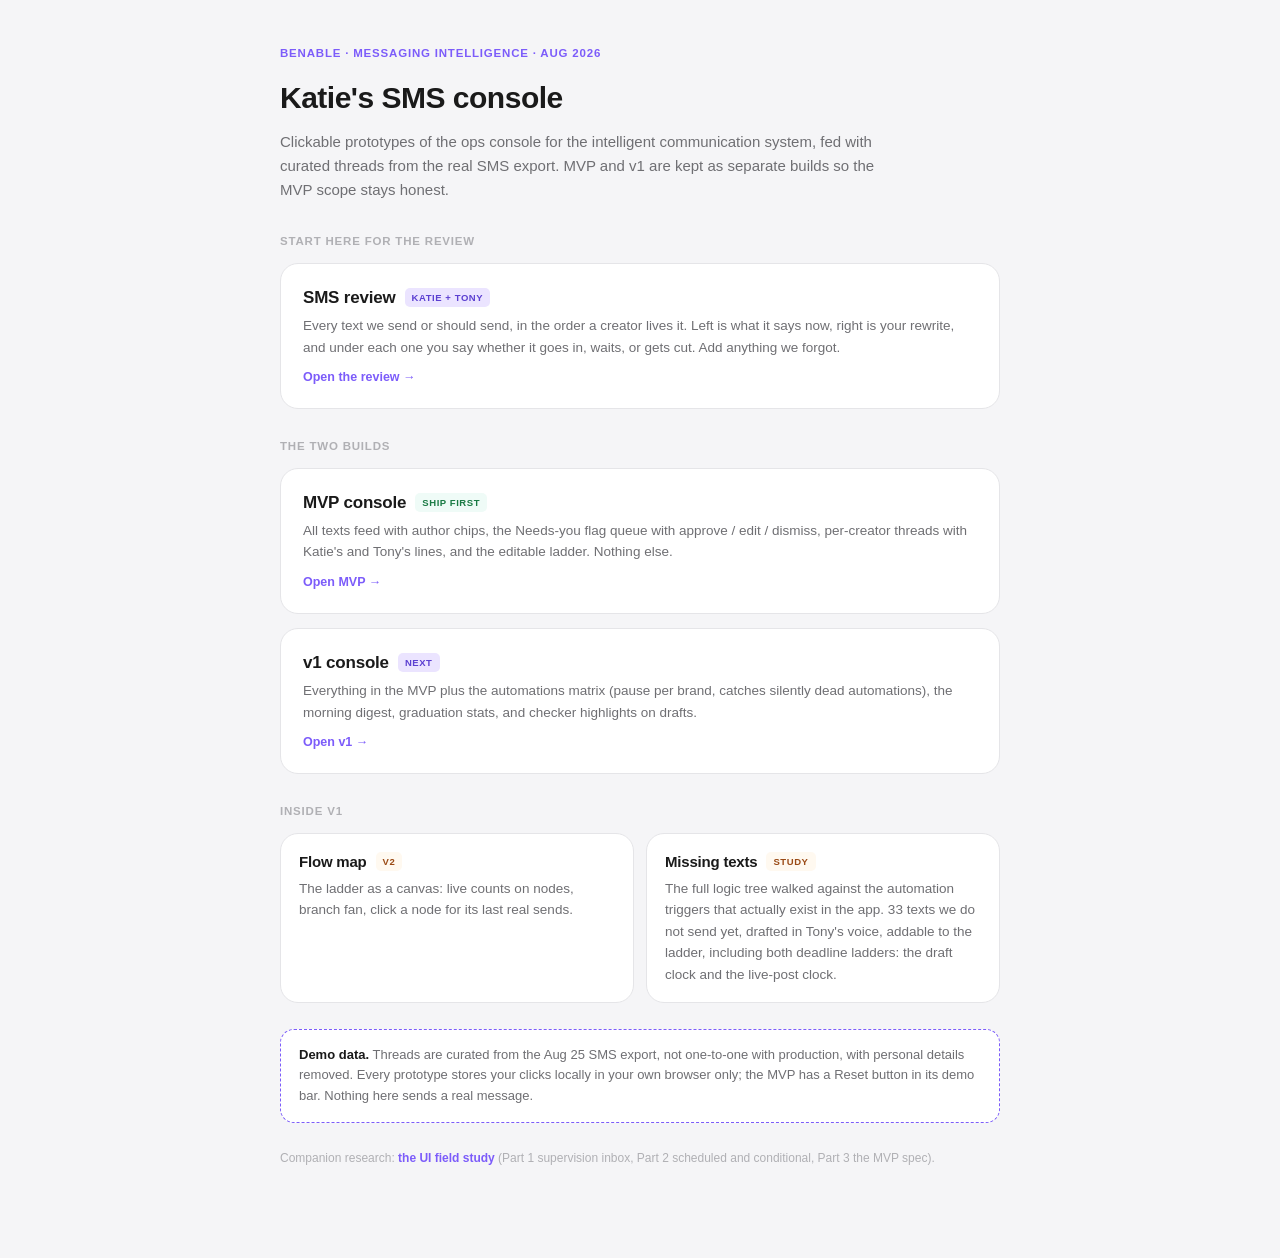
<file: index.html>
<!DOCTYPE html>
<html lang="en">
<head>
<meta charset="utf-8">
<meta name="viewport" content="width=device-width, initial-scale=1">
<meta name="robots" content="noindex">
<title>Katie's SMS console · prototypes</title>
<style>
* { box-sizing: border-box; margin: 0; padding: 0; }
:root {
  --accent: #7C5CFA; --accent-soft: #EBE4FF; --accent-bg: #F9F7FF;
  --ink: #1A1A1A; --ink-med: #6F6F73; --ink-subtle: #B0B0B4;
  --line: #E5E5E8; --card: #FFFFFF;
  --green: #2BAF87; --green-bg: #EFFBF7; --green-ink: #1a7a44;
  --amber-bg: #FFF9F0; --amber-ink: #9a4a15;
}
body { font: 15px/1.6 -apple-system, BlinkMacSystemFont, "Segoe UI", Inter, sans-serif; color: var(--ink); background: #F5F5F7; }
.wrap { max-width: 760px; margin: 0 auto; padding: 44px 20px 90px; }
.crumb { font-size: 11.5px; font-weight: 800; letter-spacing: .07em; text-transform: uppercase; color: var(--accent); margin-bottom: 12px; }
h1 { font-size: 30px; font-weight: 800; letter-spacing: -.5px; margin-bottom: 8px; }
.sub { color: var(--ink-med); font-size: 15px; max-width: 620px; margin-bottom: 30px; }
.card { display: block; background: var(--card); border: 1px solid var(--line); border-radius: 18px; padding: 20px 22px; margin-bottom: 14px; text-decoration: none; color: inherit; transition: transform .14s ease, box-shadow .14s ease, border-color .14s ease; }
.card:hover { transform: translateY(-2px); box-shadow: 0 12px 30px rgba(26,26,26,.09); border-color: var(--accent); }
.card h2 { font-size: 17px; font-weight: 800; letter-spacing: -.2px; display: flex; align-items: center; gap: 9px; margin-bottom: 4px; }
.tag { font-size: 9.5px; font-weight: 800; text-transform: uppercase; letter-spacing: .06em; border-radius: 5px; padding: 2px 7px; }
.tag.mvp { background: var(--green-bg); color: var(--green-ink); }
.tag.v1 { background: var(--accent-soft); color: #5B3FD1; }
.tag.study { background: var(--amber-bg); color: var(--amber-ink); }
.card p { font-size: 13.5px; color: var(--ink-med); }
.card .go { font-size: 12.5px; font-weight: 800; color: var(--accent); margin-top: 9px; display: inline-block; }
.sect { font-size: 11.5px; font-weight: 800; letter-spacing: .07em; text-transform: uppercase; color: var(--ink-subtle); margin: 28px 0 12px; }
.sub-cards { display: grid; grid-template-columns: repeat(auto-fit, minmax(220px, 1fr)); gap: 12px; }
.sub-cards .card { margin-bottom: 0; padding: 16px 18px; }
.sub-cards h2 { font-size: 15px; }
.note { background: #fff; border: 1.5px dashed var(--accent); border-radius: 14px; padding: 15px 18px; font-size: 13px; color: var(--ink-med); margin-top: 26px; line-height: 1.6; }
.note b { color: var(--ink); }
.foot { font-size: 12px; color: var(--ink-subtle); margin-top: 26px; }
.foot a { color: var(--accent); text-decoration: none; font-weight: 700; }
</style>
</head>
<body>
<div class="wrap">
  <div class="crumb">Benable · messaging intelligence · Aug 2026</div>
  <h1>Katie's SMS console</h1>
  <p class="sub">Clickable prototypes of the ops console for the intelligent communication system, fed with curated threads from the real SMS export. MVP and v1 are kept as separate builds so the MVP scope stays honest.</p>

  <div class="sect">Start here for the review</div>
  <a class="card" href="v1/review.html">
    <h2>SMS review <span class="tag v1">Katie + Tony</span></h2>
    <p>Every text we send or should send, in the order a creator lives it. Left is what it says now, right is your rewrite, and under each one you say whether it goes in, waits, or gets cut. Add anything we forgot.</p>
    <span class="go">Open the review →</span>
  </a>

  <div class="sect">The two builds</div>
  <a class="card" href="mvp/">
    <h2>MVP console <span class="tag mvp">ship first</span></h2>
    <p>All texts feed with author chips, the Needs-you flag queue with approve / edit / dismiss, per-creator threads with Katie's and Tony's lines, and the editable ladder. Nothing else.</p>
    <span class="go">Open MVP →</span>
  </a>
  <a class="card" href="v1/">
    <h2>v1 console <span class="tag v1">next</span></h2>
    <p>Everything in the MVP plus the automations matrix (pause per brand, catches silently dead automations), the morning digest, graduation stats, and checker highlights on drafts.</p>
    <span class="go">Open v1 →</span>
  </a>

  <div class="sect">Inside v1</div>
  <div class="sub-cards">
    <a class="card" href="v1/map.html">
      <h2>Flow map <span class="tag study">v2</span></h2>
      <p>The ladder as a canvas: live counts on nodes, branch fan, click a node for its last real sends.</p>
    </a>
    <a class="card" href="v1/missing.html">
      <h2>Missing texts <span class="tag study">study</span></h2>
      <p>The full logic tree walked against the automation triggers that actually exist in the app. 33 texts we do not send yet, drafted in Tony's voice, addable to the ladder, including both deadline ladders: the draft clock and the live-post clock.</p>
    </a>
  </div>

  <div class="note">
    <b>Demo data.</b> Threads are curated from the Aug 25 SMS export, not one-to-one with production, with personal details removed. Every prototype stores your clicks locally in your own browser only; the MVP has a Reset button in its demo bar. Nothing here sends a real message.
  </div>

  <p class="foot">Companion research: <a href="https://juliabenable.github.io/katie-command-center-ui-study-1/">the UI field study</a> (Part 1 supervision inbox, Part 2 scheduled and conditional, Part 3 the MVP spec).</p>
</div>
</body>
</html>
</file>
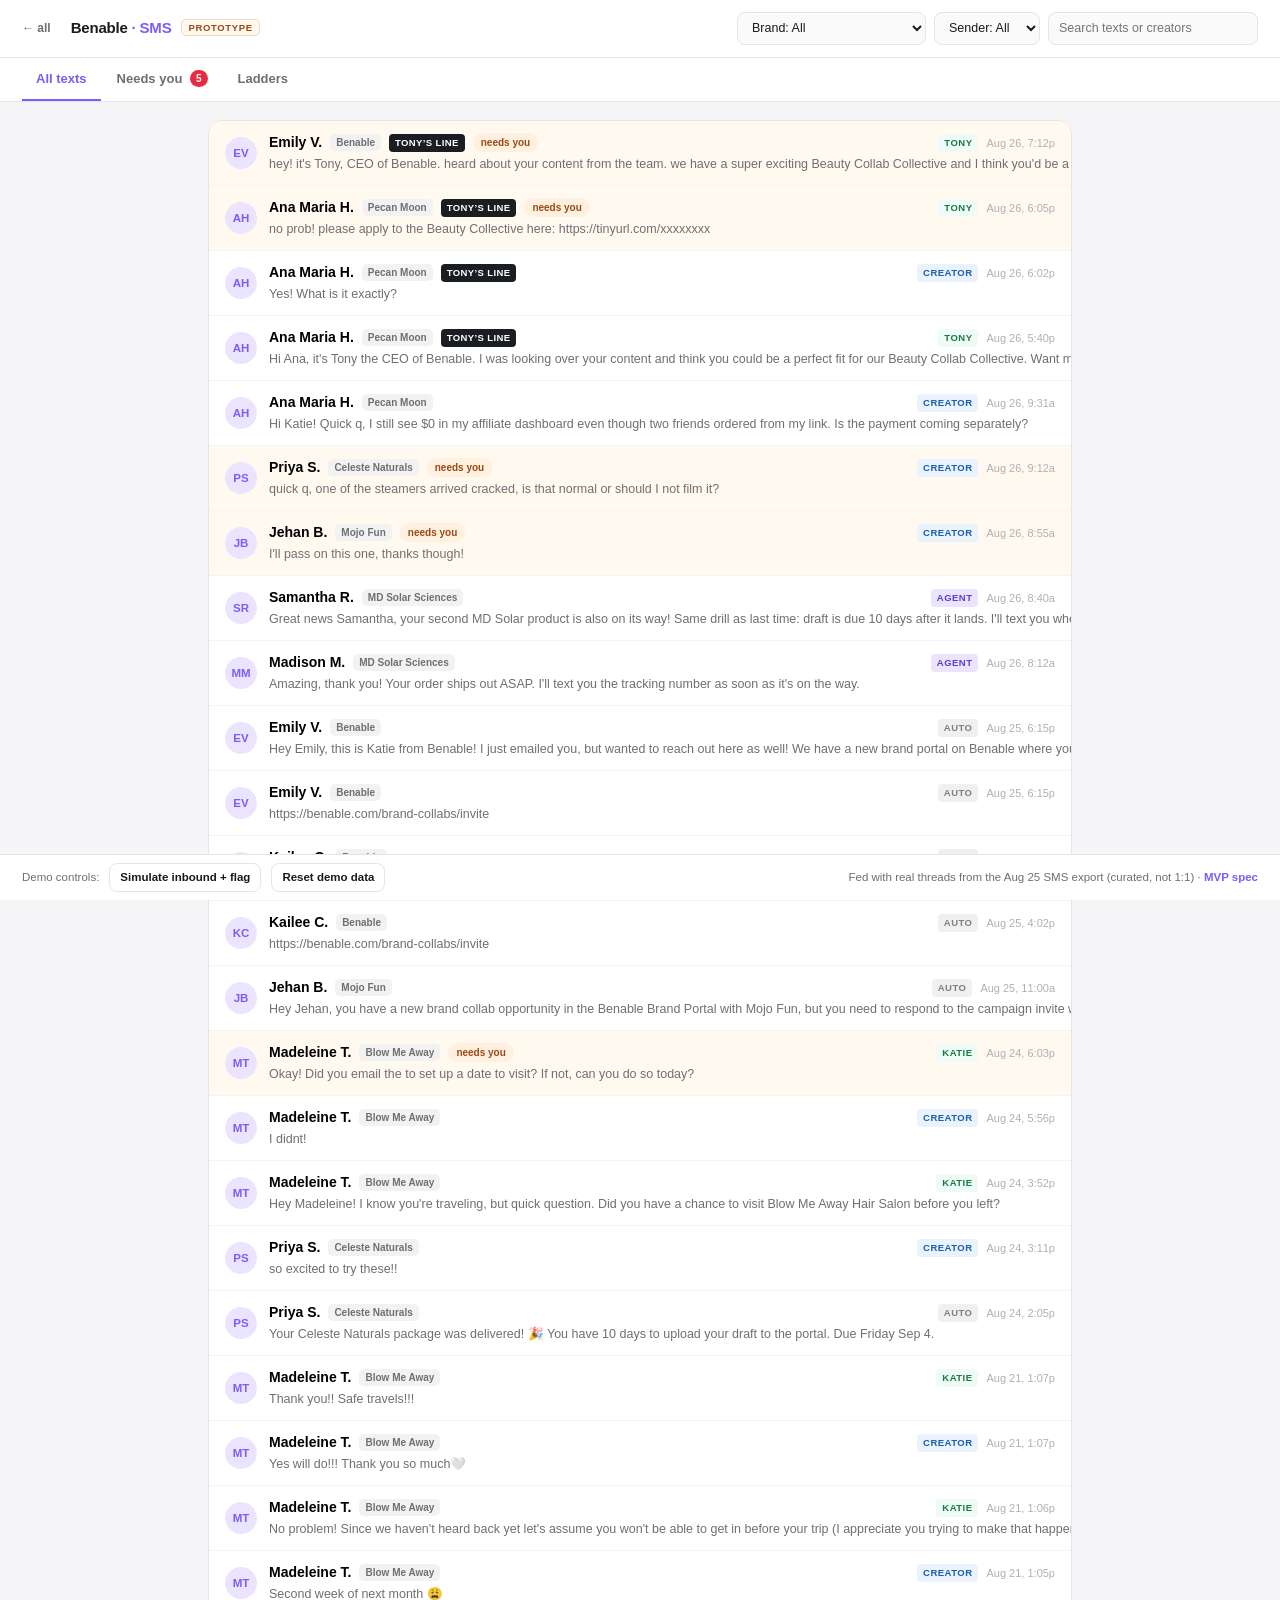
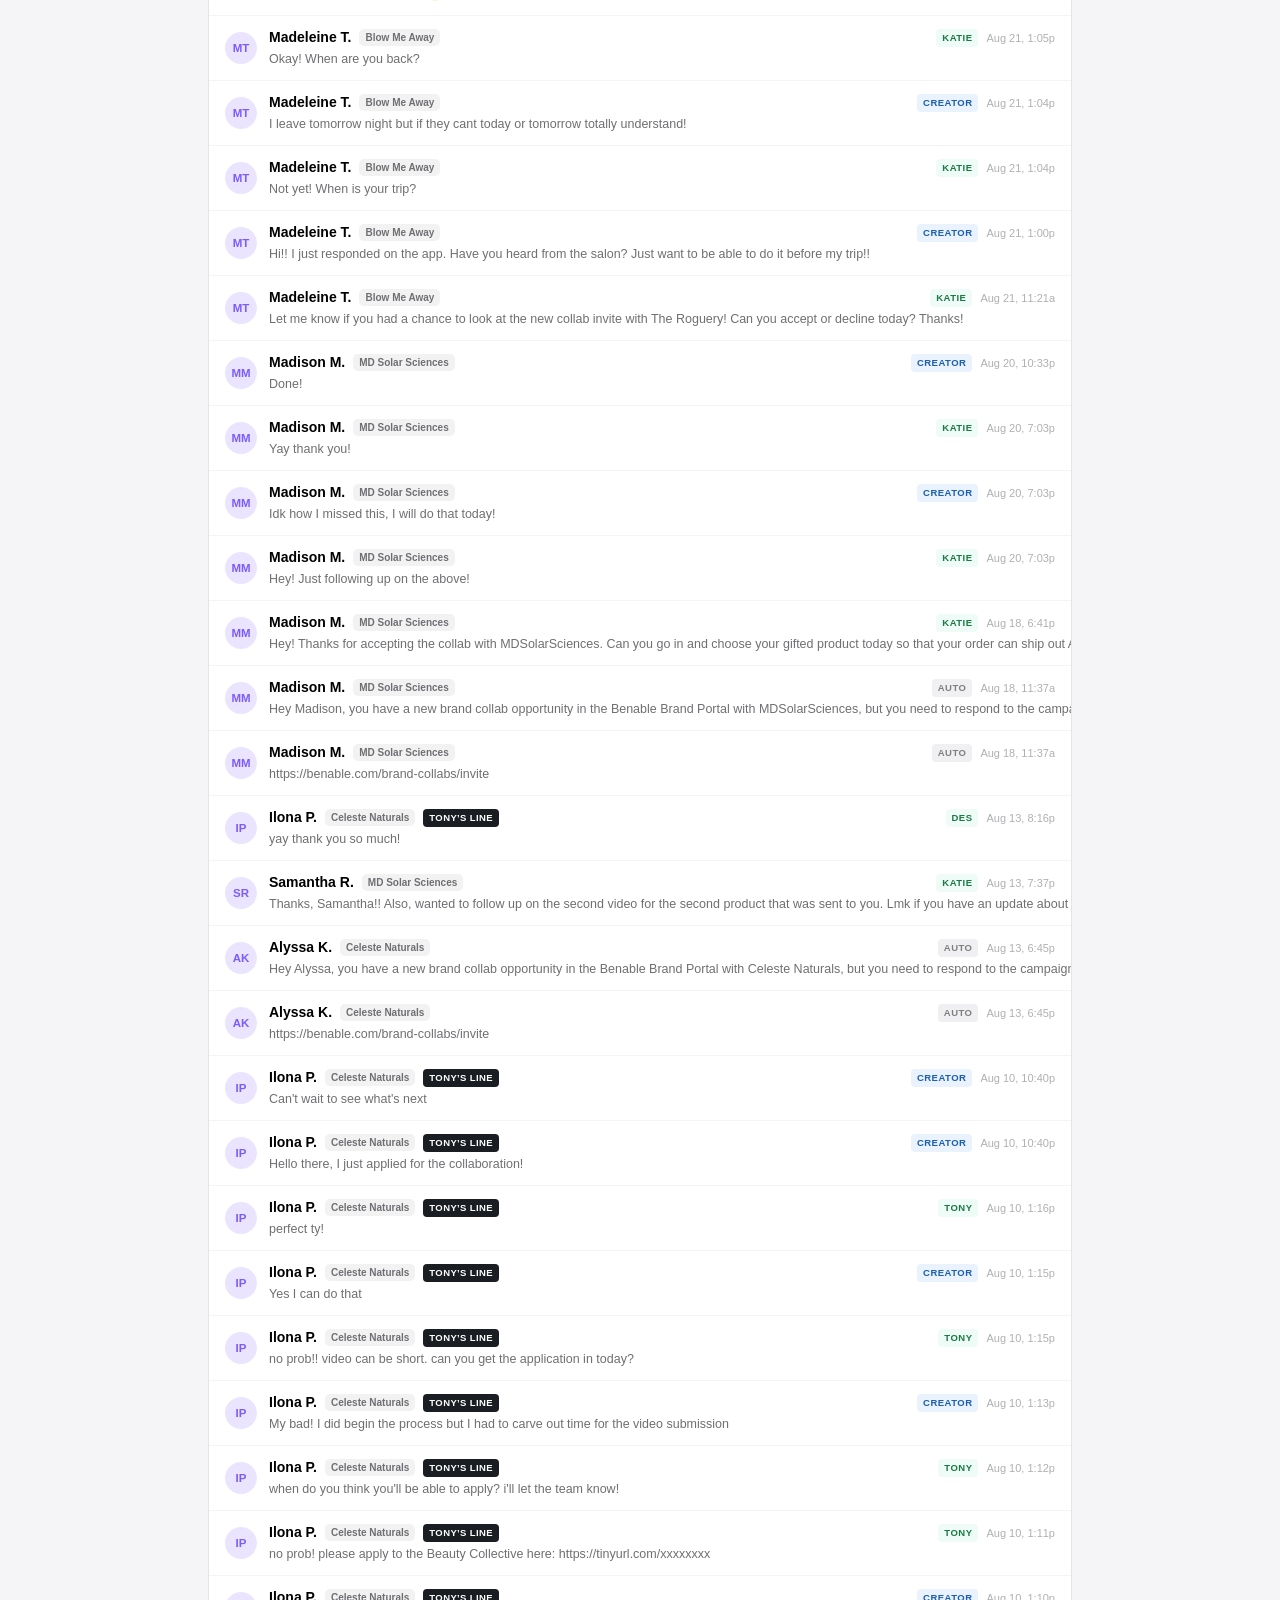
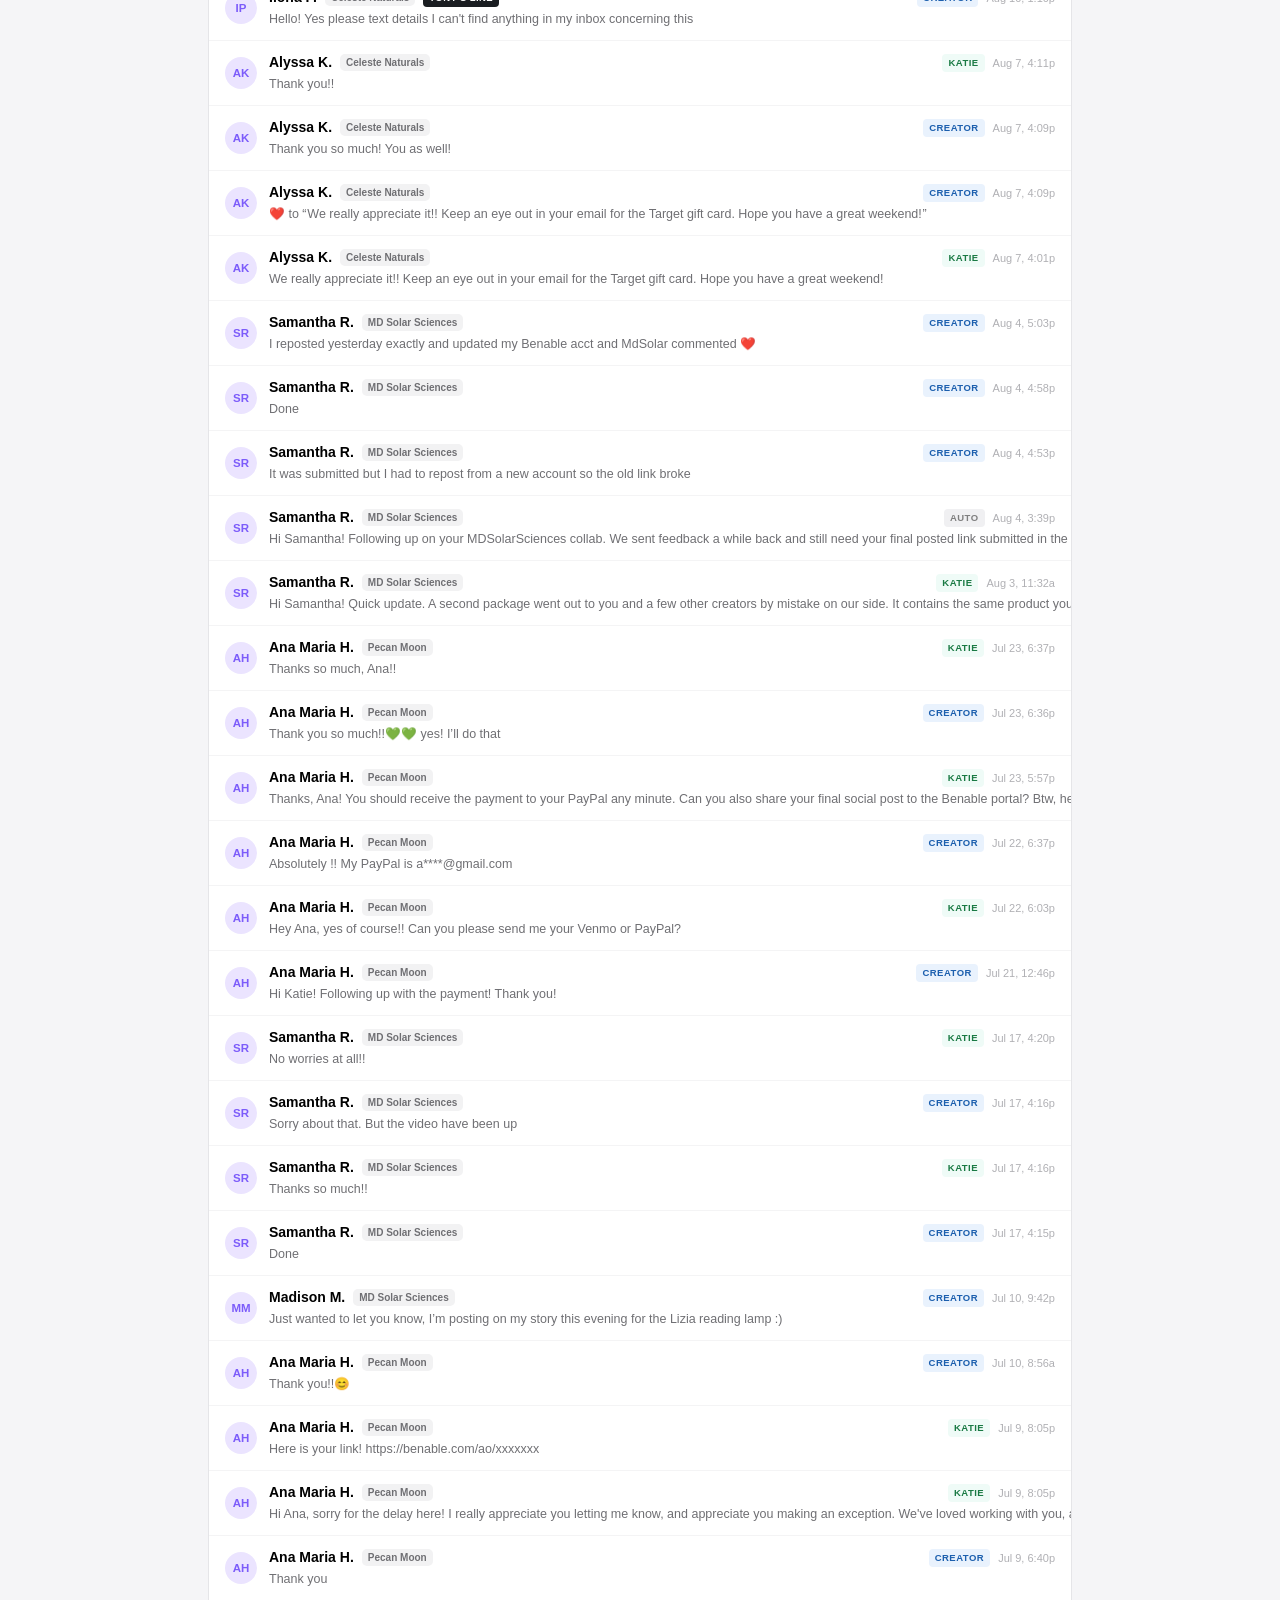
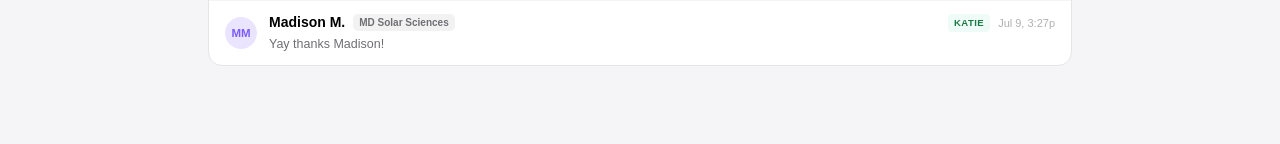
<file: mvp/index.html>
<!DOCTYPE html>
<html lang="en">
<head>
<meta charset="utf-8">
<meta name="viewport" content="width=device-width, initial-scale=1">
<meta name="robots" content="noindex">
<title>Benable SMS Console</title>
<link rel="stylesheet" href="app.css">
</head>
<body>

<header class="topbar">
  <a class="back" href="../" style="font-size:12px;font-weight:700;color:#6F6F73;text-decoration:none;margin-right:2px;">← all</a>
  <div class="brandmark">Benable <span>· SMS</span> <em class="proto">prototype</em></div>
  <div class="filters">
    <select id="f-brand"><option value="">Brand: All</option></select>
    <select id="f-sender">
      <option value="">Sender: All</option>
      <option value="agent">Agent</option>
      <option value="auto">Automation</option>
      <option value="katie">Team</option>
      <option value="creator">Creator</option>
      <option value="line:tony">Tony's line</option>
    </select>
    <input id="f-search" type="search" placeholder="Search texts or creators">
  </div>
</header>

<nav class="tabs">
  <button class="tab active" data-tab="feed">All texts</button>
  <button class="tab" data-tab="flags">Needs you <span class="count" id="flagcount">0</span></button>
  <button class="tab" data-tab="ladders">Ladders</button>
</nav>

<main>
  <section id="view-feed" class="view active">
    <div id="feedlist" class="feedlist"></div>
  </section>

  <section id="view-flags" class="view">
    <div id="flaglist" class="flaglist"></div>
    <div id="flagempty" class="empty" hidden>
      <div class="empty-tick">✓</div>
      <div><b>All clear.</b> Nothing is waiting on you. Flags land here when the agent holds a send or spots something it will not answer alone.</div>
    </div>
  </section>

  <section id="view-ladders" class="view">
    <div class="ladder-head">
      <div class="seg">
        <button class="segbtn active" data-ladder="product">Product collab</button>
        <button class="segbtn" data-ladder="local">Local collab</button>
      </div>
      <button id="addmsg" class="btn primary">+ Add message</button>
    </div>
    <p class="ladder-note">Generated from the master copy doc. Click a row to read the full copy. New messages save as drafts until Julia and Brian wire them up.</p>
    <div id="addform" class="addform" hidden>
      <div class="af-title">New message <span id="af-id" class="msgid"></span></div>
      <div class="af-grid">
        <label>Name<input id="af-name" type="text" placeholder="e.g. Thank you + affiliate nudge"></label>
        <label>Fires<input id="af-when" type="text" placeholder="e.g. final link submitted · +1d"></label>
        <label>Insert after<select id="af-after"></select></label>
      </div>
      <label class="af-copy">Copy<textarea id="af-copy" rows="3" placeholder="Write it like Katie would text it. Use {name}, {brand}, {date}."></textarea></label>
      <div class="af-actions">
        <button id="af-save" class="btn primary">Save as draft</button>
        <button id="af-cancel" class="btn ghost">Cancel</button>
      </div>
    </div>
    <div id="ladderlist" class="ladderlist"></div>
  </section>
</main>

<aside id="drawer" class="drawer" hidden>
  <div class="d-head">
    <div>
      <div class="d-name" id="d-name"></div>
      <div class="d-sub" id="d-sub"></div>
    </div>
    <button id="d-close" class="btn ghost">Close</button>
  </div>
  <div class="d-lines" id="d-lines" hidden>
    <button class="linetab active" data-line="main">Katie's line</button>
    <button class="linetab" data-line="tony">Tony's line</button>
  </div>
  <div class="d-body" id="d-body"></div>
  <div class="d-compose">
    <input id="d-input" type="text" placeholder="Reply as Katie">
    <button id="d-send" class="btn primary">Send</button>
  </div>
</aside>
<div id="scrim" class="scrim" hidden></div>

<footer class="demo-bar">
  <span>Demo controls:</span>
  <button id="demo-inbound" class="btn ghost small">Simulate inbound + flag</button>
  <button id="demo-reset" class="btn ghost small">Reset demo data</button>
  <span class="demo-note">Fed with real threads from the Aug 25 SMS export (curated, not 1:1) · <a href="https://juliabenable.github.io/katie-command-center-ui-study-1/mvp.html" target="_blank">MVP spec</a></span>
</footer>

<div id="toasts" class="toasts"></div>

<script src="data.js"></script>
<script src="app.js"></script>
</body>
</html>
</file>
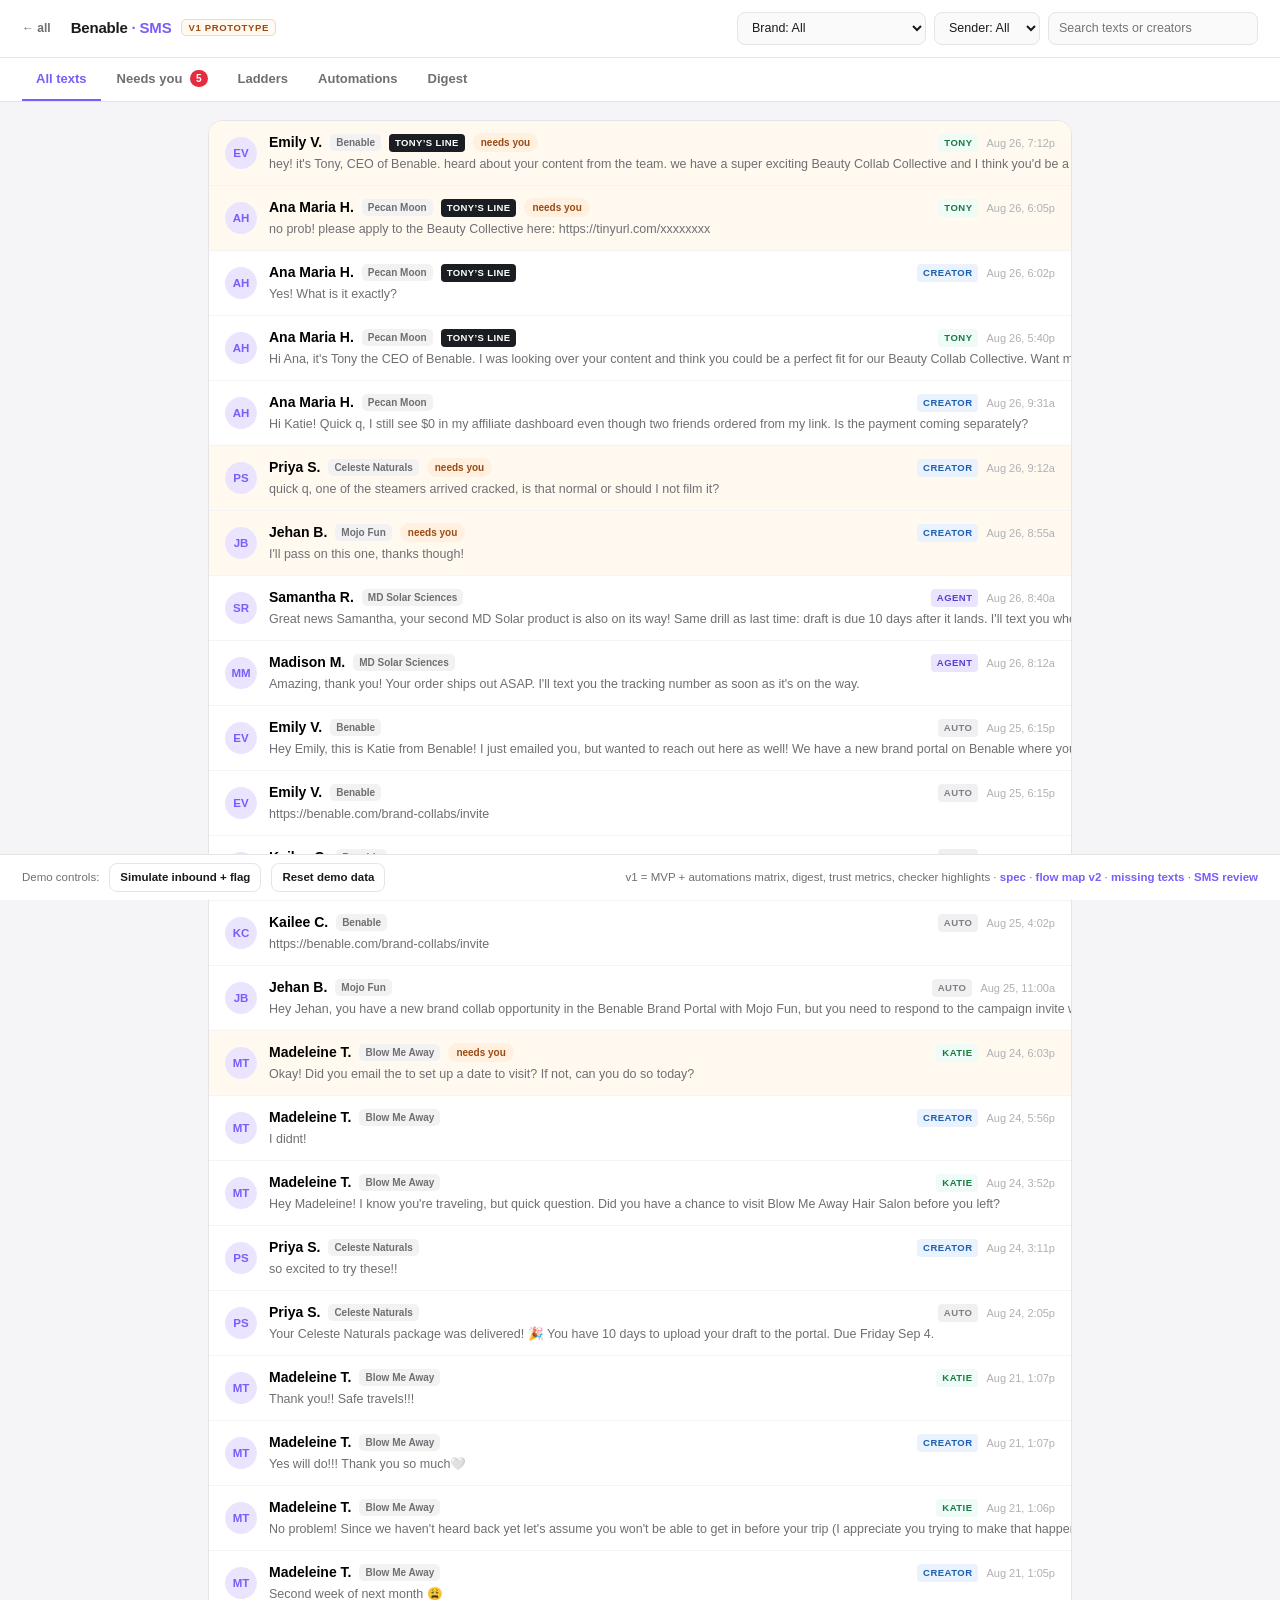
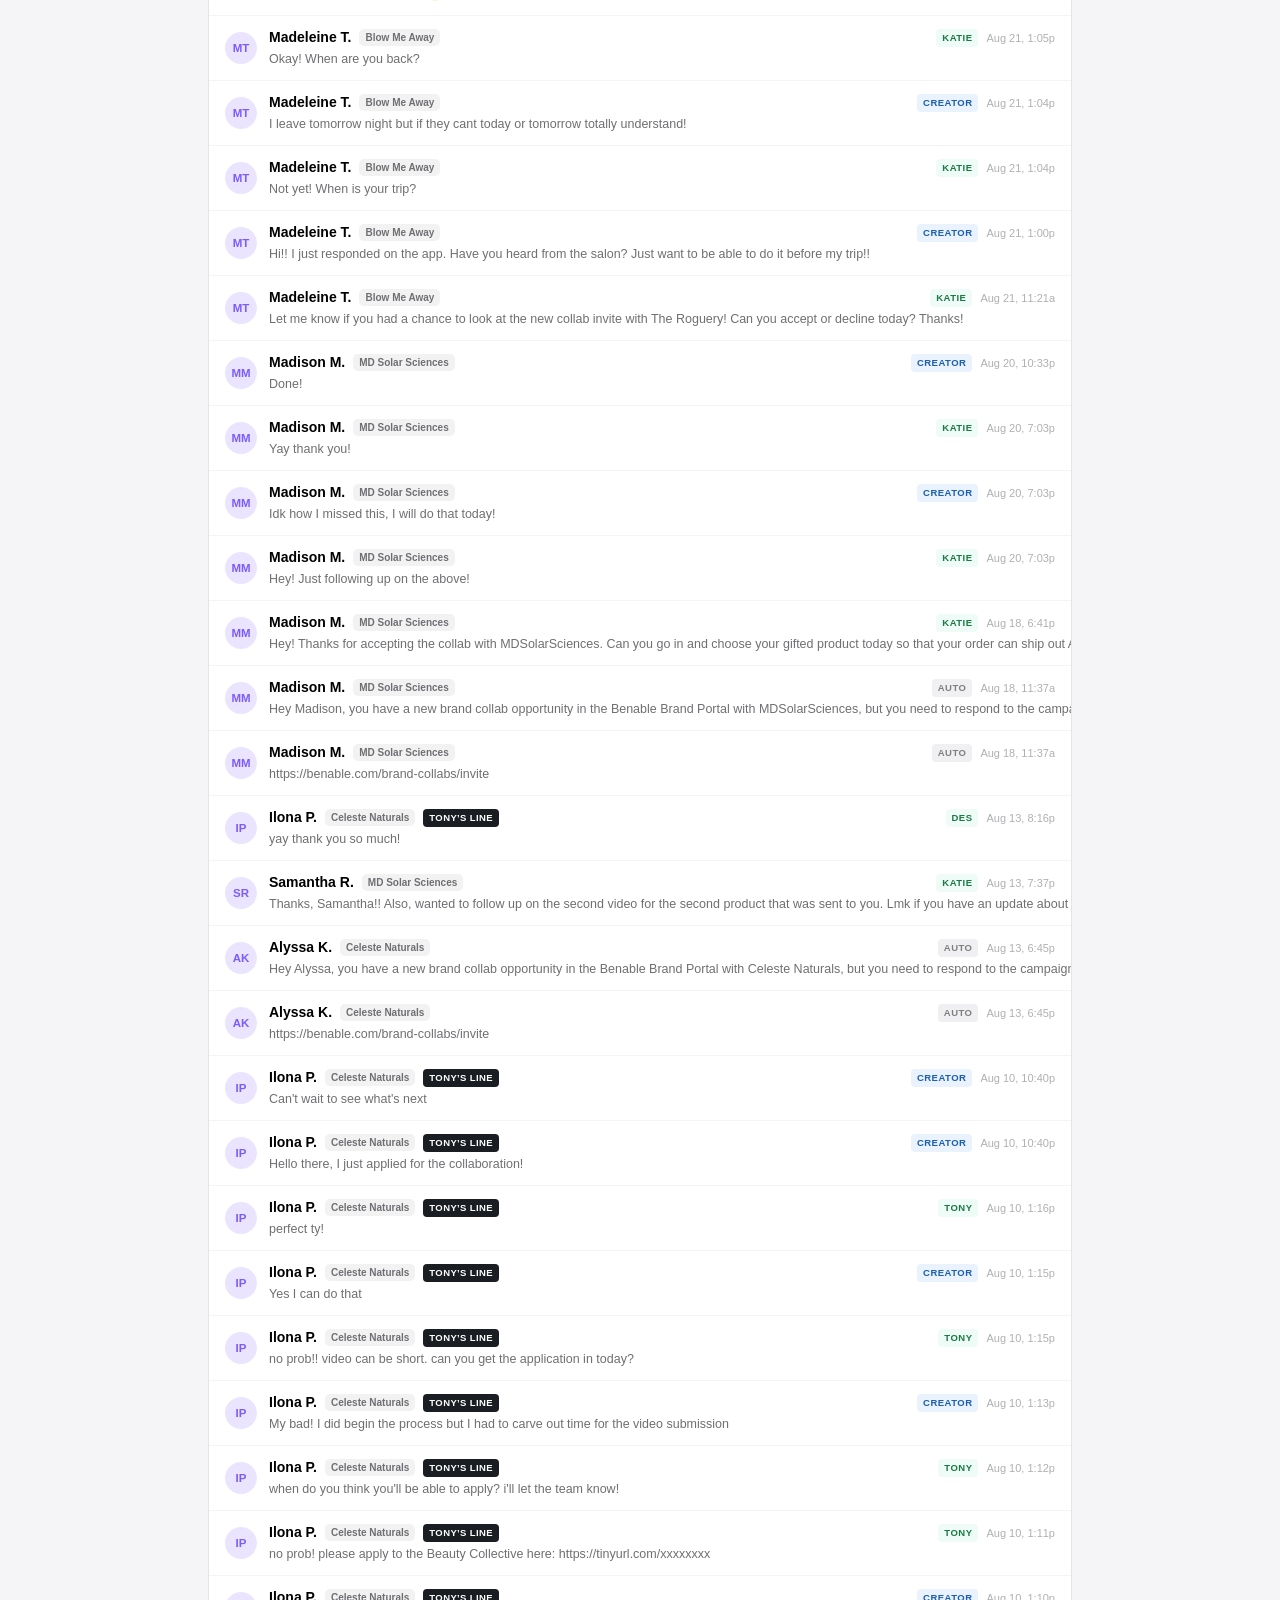
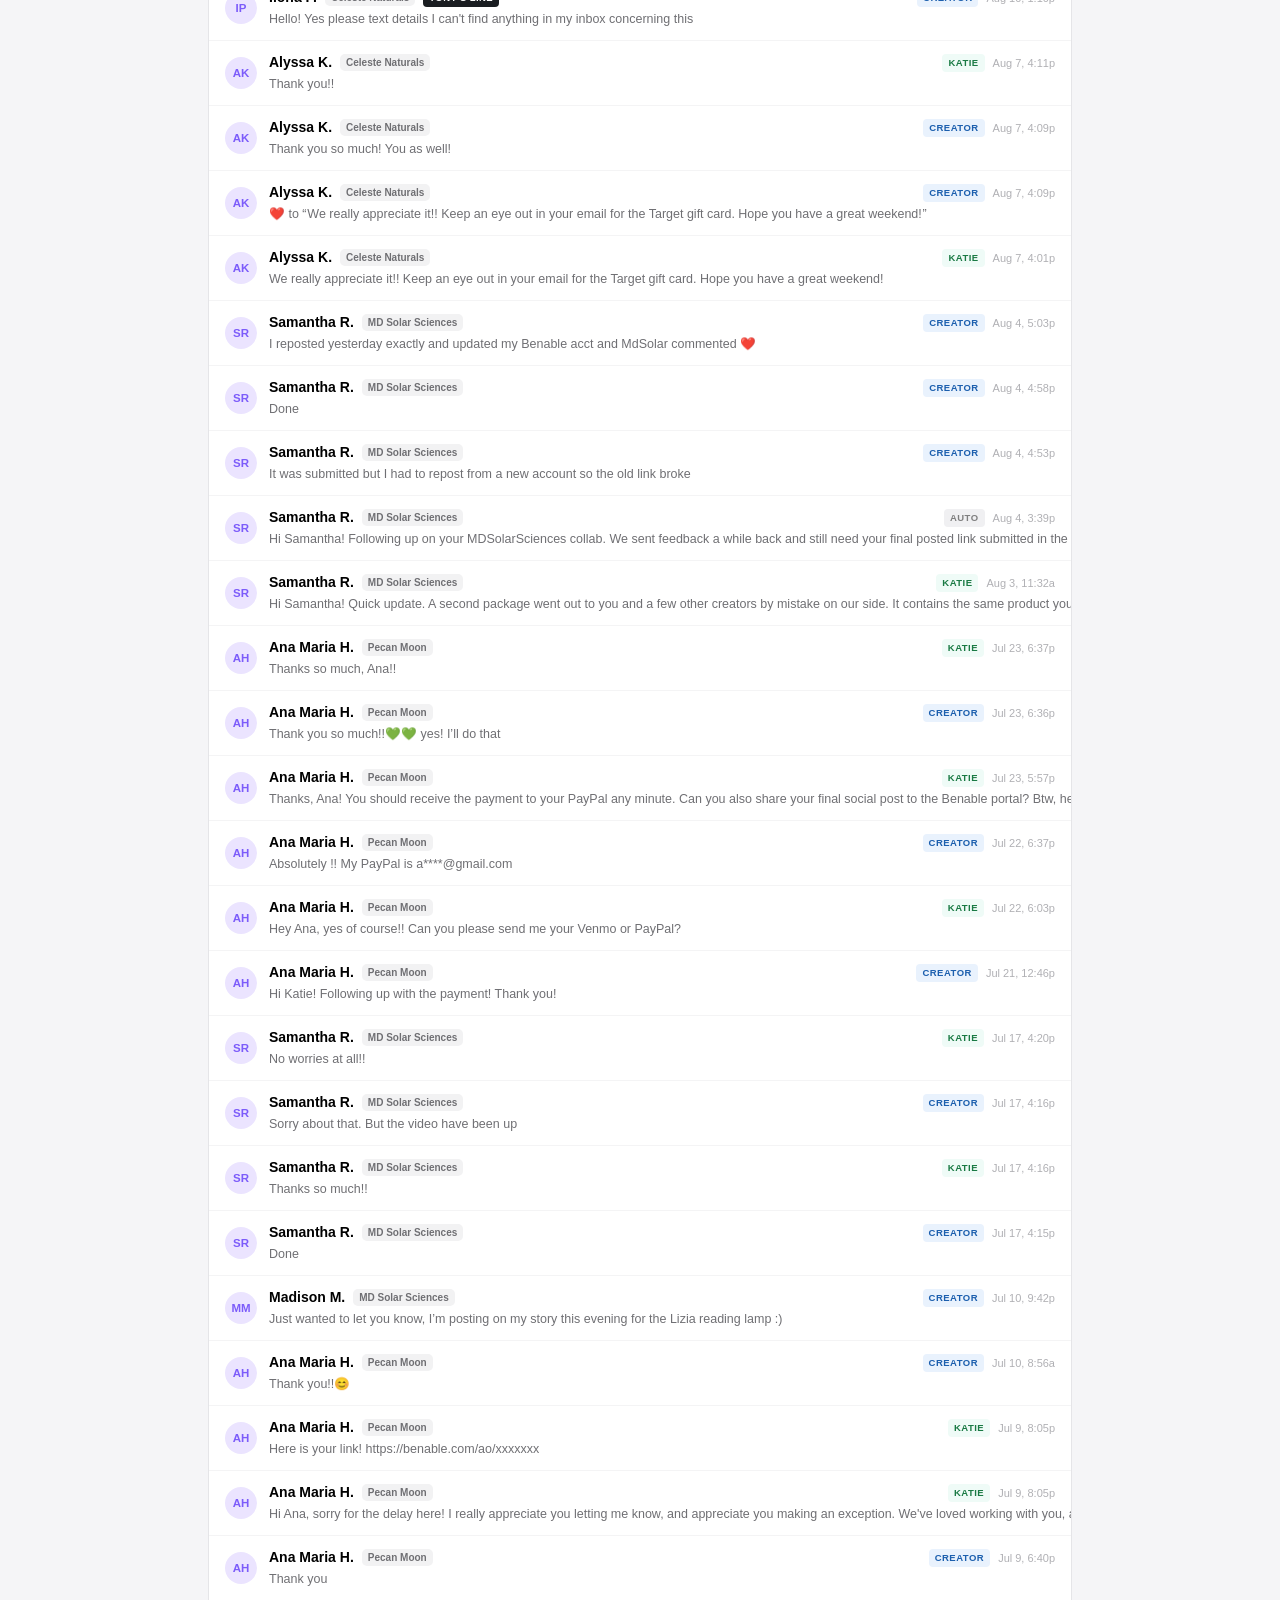
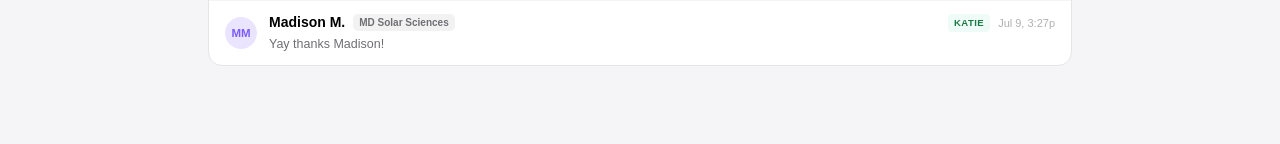
<file: v1/index.html>
<!DOCTYPE html>
<html lang="en">
<head>
<meta charset="utf-8">
<meta name="viewport" content="width=device-width, initial-scale=1">
<meta name="robots" content="noindex">
<title>Benable SMS Console v1</title>
<link rel="stylesheet" href="app.css">
</head>
<body>

<header class="topbar">
  <a class="back" href="../" style="font-size:12px;font-weight:700;color:#6F6F73;text-decoration:none;margin-right:2px;">← all</a>
  <div class="brandmark">Benable <span>· SMS</span> <em class="proto">v1 prototype</em></div>
  <div class="filters">
    <select id="f-brand"><option value="">Brand: All</option></select>
    <select id="f-sender">
      <option value="">Sender: All</option>
      <option value="agent">Agent</option>
      <option value="auto">Automation</option>
      <option value="katie">Team</option>
      <option value="creator">Creator</option>
      <option value="line:tony">Tony's line</option>
    </select>
    <input id="f-search" type="search" placeholder="Search texts or creators">
  </div>
</header>

<nav class="tabs">
  <button class="tab active" data-tab="feed">All texts</button>
  <button class="tab" data-tab="flags">Needs you <span class="count" id="flagcount">0</span></button>
  <button class="tab" data-tab="ladders">Ladders</button>
  <button class="tab" data-tab="matrix">Automations</button>
  <button class="tab" data-tab="digest">Digest</button>
</nav>

<main>
  <section id="view-feed" class="view active">
    <div id="feedlist" class="feedlist"></div>
  </section>

  <section id="view-flags" class="view">
    <div id="flaglist" class="flaglist"></div>
    <div id="flagempty" class="empty" hidden>
      <div class="empty-tick">✓</div>
      <div><b>All clear.</b> Nothing is waiting on you. Flags land here when the agent holds a send or spots something it will not answer alone.</div>
    </div>
  </section>

  <section id="view-ladders" class="view">
    <div class="ladder-head">
      <div class="seg">
        <button class="segbtn active" data-ladder="product">Product collab</button>
        <button class="segbtn" data-ladder="local">Local collab</button>
      </div>
      <a class="btn ghost" href="map.html" style="text-decoration:none;">Flow map · v2 preview</a>
      <a class="btn ghost" href="missing.html" style="text-decoration:none;">Missing texts study</a>
      <a class="btn ghost" href="review.html" style="text-decoration:none;">SMS review</a>
      <button id="addmsg" class="btn primary">+ Add message</button>
    </div>
    <p class="ladder-note">Generated from the master copy doc. Click a row to read the full copy. New messages save as drafts until Julia and Brian wire them up.</p>
    <div id="addform" class="addform" hidden>
      <div class="af-title">New message <span id="af-id" class="msgid"></span></div>
      <div class="af-grid">
        <label>Name<input id="af-name" type="text" placeholder="e.g. Thank you + affiliate nudge"></label>
        <label>Fires<input id="af-when" type="text" placeholder="e.g. final link submitted · +1d"></label>
        <label>Insert after<select id="af-after"></select></label>
      </div>
      <label class="af-copy">Copy<textarea id="af-copy" rows="3" placeholder="Write it like Katie would text it. Use {name}, {brand}, {date}."></textarea></label>
      <div class="af-actions">
        <button id="af-save" class="btn primary">Save as draft</button>
        <button id="af-cancel" class="btn ghost">Cancel</button>
      </div>
    </div>
    <div id="ladderlist" class="ladderlist"></div>
  </section>
  <section id="view-matrix" class="view">
    <p class="ladder-note">Every product-collab automation, per brand (the local ladder joins in v2). Click a live/paused cell to toggle. <span class="cellkey"><span class="mcell live">●</span> live <span class="mcell paused">◐</span> paused <span class="mcell off">○</span> off <span class="mcell err">!</span> live but zero sends in 7 days</span></p>
    <div class="tablewrap"><table class="matrixtable" id="matrixtable"></table></div>
  </section>

  <section id="view-digest" class="view">
    <div id="digestcard" class="digest"></div>
  </section>
</main>

<aside id="drawer" class="drawer" hidden>
  <div class="d-head">
    <div>
      <div class="d-name" id="d-name"></div>
      <div class="d-sub" id="d-sub"></div>
    </div>
    <button id="d-close" class="btn ghost">Close</button>
  </div>
  <div class="d-lines" id="d-lines" hidden>
    <button class="linetab active" data-line="main">Katie's line</button>
    <button class="linetab" data-line="tony">Tony's line</button>
  </div>
  <div class="d-body" id="d-body"></div>
  <div class="d-compose">
    <input id="d-input" type="text" placeholder="Reply as Katie">
    <button id="d-send" class="btn primary">Send</button>
  </div>
</aside>
<div id="scrim" class="scrim" hidden></div>

<footer class="demo-bar">
  <span>Demo controls:</span>
  <button id="demo-inbound" class="btn ghost small">Simulate inbound + flag</button>
  <button id="demo-reset" class="btn ghost small">Reset demo data</button>
  <span class="demo-note">v1 = MVP + automations matrix, digest, trust metrics, checker highlights · <a href="https://juliabenable.github.io/katie-command-center-ui-study-1/mvp.html" target="_blank">spec</a> · <a href="map.html">flow map v2</a> · <a href="missing.html">missing texts</a> · <a href="review.html">SMS review</a></span>
</footer>

<div id="toasts" class="toasts"></div>

<script src="data.js"></script>
<script src="app.js"></script>
</body>
</html>
</file>
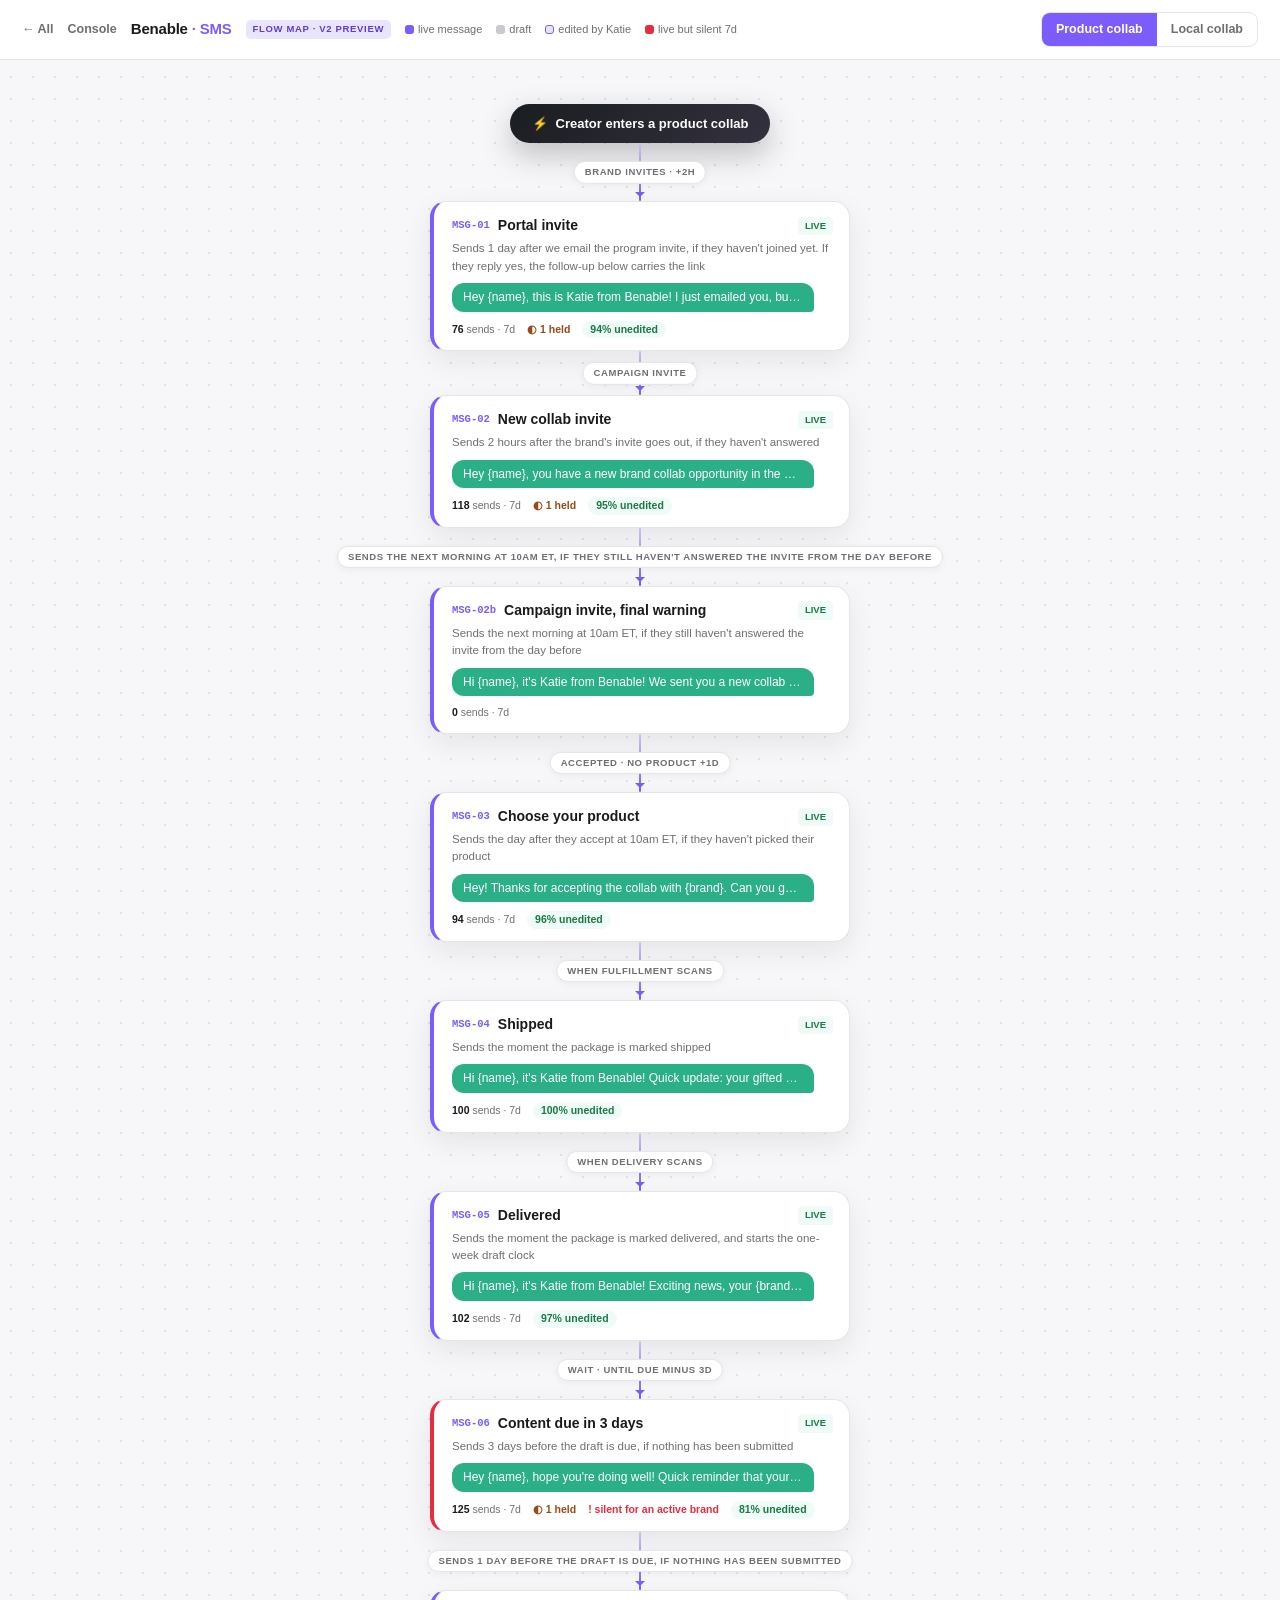
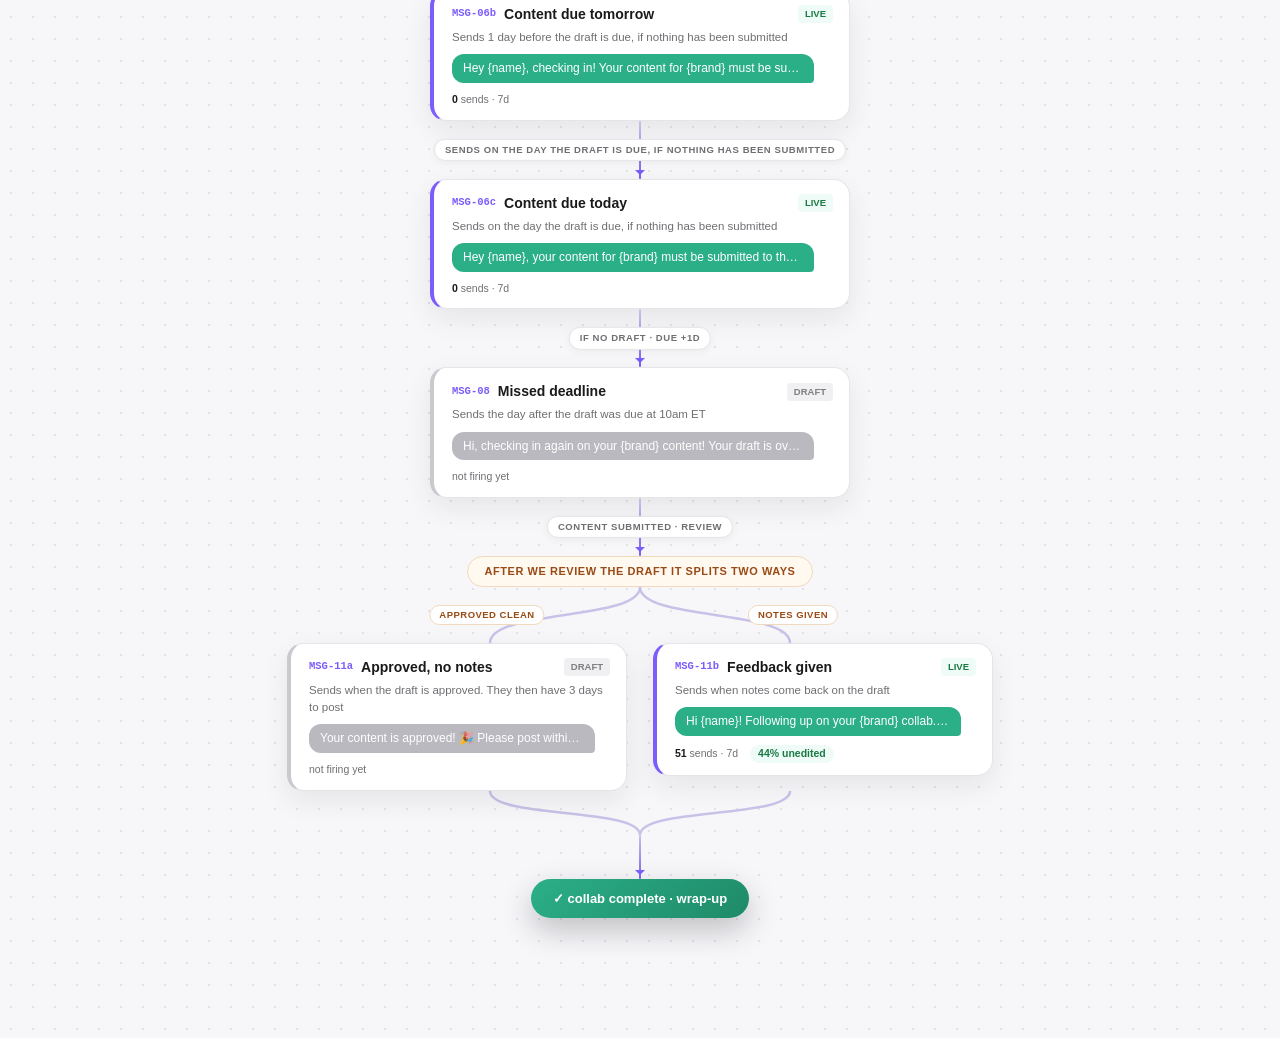
<file: v1/map.html>
<!DOCTYPE html>
<html lang="en">
<head>
<meta charset="utf-8">
<meta name="viewport" content="width=device-width, initial-scale=1">
<meta name="robots" content="noindex">
<title>Flow map · Benable SMS</title>
<style>
* { box-sizing: border-box; margin: 0; padding: 0; }
:root {
  --accent: #7C5CFA; --accent-soft: #EBE4FF; --accent-bg: #F9F7FF;
  --ink: #1A1A1A; --ink-med: #6F6F73; --ink-subtle: #B0B0B4;
  --line: #E5E5E8; --card: #FFFFFF;
  --green: #2BAF87; --green-bg: #EFFBF7; --green-ink: #1a7a44;
  --amber: #E88E2C; --amber-bg: #FFF9F0; --amber-ink: #9a4a15;
  --red: #E82C3F;
  --wire: #C9C2E8;
}
body {
  font: 14px/1.5 -apple-system, BlinkMacSystemFont, "Segoe UI", Inter, sans-serif;
  color: var(--ink);
  background: #F7F7FA;
  background-image: radial-gradient(circle, #E2E1EA 1px, transparent 1px);
  background-size: 22px 22px;
  min-height: 100vh;
}
.topbar { position: sticky; top: 0; z-index: 30; display: flex; align-items: center; gap: 14px; padding: 12px 22px; background: rgba(255,255,255,.92); backdrop-filter: blur(8px); border-bottom: 1px solid var(--line); flex-wrap: wrap; }
.back { font-size: 12.5px; font-weight: 700; color: var(--ink-med); text-decoration: none; }
.back:hover { color: var(--accent); }
.brandmark { font-weight: 800; font-size: 15px; letter-spacing: -.2px; }
.brandmark span { color: var(--accent); }
.v2chip { font-size: 9.5px; font-weight: 800; text-transform: uppercase; letter-spacing: .07em; color: #5B3FD1; background: var(--accent-soft); border-radius: 5px; padding: 2px 7px; }
.seg { display: flex; border: 1px solid var(--line); border-radius: 9px; overflow: hidden; background: #fff; margin-left: auto; }
.segbtn { font: inherit; font-size: 12.5px; font-weight: 700; border: none; background: none; padding: 7px 14px; cursor: pointer; color: var(--ink-med); }
.segbtn.active { background: var(--accent); color: #fff; }
.legend { display: flex; gap: 14px; font-size: 11px; color: var(--ink-med); flex-wrap: wrap; }
.legend i { display: inline-block; width: 9px; height: 9px; border-radius: 3px; margin-right: 4px; vertical-align: -1px; }

.canvas { max-width: 980px; margin: 0 auto; padding: 44px 20px 120px; }
.trunk { display: flex; flex-direction: column; align-items: center; }

/* trigger capsule */
.trigger {
  background: linear-gradient(135deg, #1A1D21, #33313e);
  color: #fff; border-radius: 999px; padding: 10px 22px;
  font-weight: 700; font-size: 13px; box-shadow: 0 12px 30px rgba(26,29,33,.25);
  display: flex; gap: 8px; align-items: center;
}
.trigger .zap { color: #FFD166; }

/* wires */
.wire { width: 2.5px; height: 44px; background: linear-gradient(var(--wire), var(--accent)); position: relative; border-radius: 2px; }
.wire::after { content: ""; position: absolute; bottom: -1px; left: 50%; transform: translateX(-50%); border: 5px solid transparent; border-top-color: var(--accent); }
.wire .elabel {
  position: absolute; top: 50%; left: 50%; transform: translate(-50%, -50%);
  background: #fff; border: 1px solid var(--line); border-radius: 999px;
  font-size: 9.5px; font-weight: 800; letter-spacing: .06em; text-transform: uppercase;
  color: var(--ink-med); padding: 3px 10px; white-space: nowrap; box-shadow: 0 2px 8px rgba(0,0,0,.05);
}
.wire.long { height: 58px; }

/* node cards */
.node {
  width: min(420px, 92vw); background: var(--card); border: 1px solid var(--line);
  border-radius: 16px; box-shadow: 0 10px 28px rgba(26,26,26,.08);
  padding: 13px 16px 12px 18px; position: relative; cursor: pointer;
  transition: transform .16s ease, box-shadow .16s ease;
  border-left: 4px solid var(--accent);
}
.node:hover { transform: translateY(-2px); box-shadow: 0 16px 36px rgba(26,26,26,.13); }
.node.selected { outline: 2px solid var(--accent); }
.node.draftnode { border-left-color: #C9C9CE; }
.node.edited { background: var(--accent-bg); border-color: var(--accent-soft); }
.node.silent { border-left-color: var(--red); }
.node .n-top { display: flex; align-items: center; gap: 8px; margin-bottom: 4px; }
.msgid { font-family: ui-monospace, SFMono-Regular, monospace; font-size: 10.5px; font-weight: 700; color: var(--accent); }
.n-name { font-weight: 800; font-size: 14px; }
.n-status { margin-left: auto; font-size: 9.5px; font-weight: 800; text-transform: uppercase; border-radius: 4px; padding: 2px 7px; }
.n-status.live { background: var(--green-bg); color: var(--green-ink); }
.n-status.draft, .n-status.new { background: #f0f0f2; color: #7F7F7F; }
.n-when { font-size: 11.5px; color: var(--ink-med); margin-bottom: 8px; }
.n-copy { background: var(--green); color: #fff; border-radius: 12px; border-bottom-right-radius: 4px; padding: 6px 11px; font-size: 12px; line-height: 1.4; max-width: 95%; width: fit-content; white-space: nowrap; overflow: hidden; text-overflow: ellipsis; }
.node.draftnode .n-copy { background: #B9B9BF; }
.n-stats { display: flex; gap: 12px; margin-top: 9px; font-size: 10.5px; color: var(--ink-med); align-items: center; flex-wrap: wrap; }
.n-stats b { color: var(--ink); font-weight: 800; }
.n-stats .held { color: var(--amber-ink); font-weight: 700; }
.n-stats .silentchip { color: var(--red); font-weight: 800; }
.n-stats .trustchip { background: var(--green-bg); color: var(--green-ink); font-weight: 800; border-radius: 999px; padding: 1px 8px; }
.editedtag { position: absolute; top: -9px; right: 12px; background: var(--accent); color: #fff; font-size: 9px; font-weight: 800; text-transform: uppercase; letter-spacing: .05em; border-radius: 999px; padding: 2px 8px; box-shadow: 0 4px 10px rgba(124,92,250,.4); }

/* branch */
.branchpoint { background: var(--amber-bg); border: 1px solid #f0d9bd; color: var(--amber-ink); font-weight: 800; font-size: 11px; text-transform: uppercase; letter-spacing: .05em; border-radius: 999px; padding: 6px 16px; }
.fan { position: relative; width: 100%; max-width: 900px; }
.fan svg { display: block; width: 100%; height: 56px; }
.fan path { fill: none; stroke: var(--wire); stroke-width: 2.5; }
.fan .flabel { position: absolute; font-size: 9.5px; font-weight: 800; letter-spacing: .05em; text-transform: uppercase; color: var(--amber-ink); background: #fff; border: 1px solid #f0d9bd; border-radius: 999px; padding: 2px 9px; }
.branches { display: flex; gap: 26px; justify-content: center; align-items: flex-start; width: 100%; }
.branchcol { display: flex; flex-direction: column; align-items: center; flex: 0 1 auto; }
.branchcol .node { width: min(340px, 44vw); }
.branches:has(.branchcol:nth-child(3)) .branchcol .node { width: min(280px, 30vw); }
.merge svg { display: block; width: 100%; height: 44px; }
.merge path { fill: none; stroke: var(--wire); stroke-width: 2.5; }

/* side panel */
.panel { position: fixed; top: 0; right: 0; bottom: 0; width: min(420px, 100vw); background: #fff; border-left: 1px solid var(--line); box-shadow: -12px 0 40px rgba(0,0,0,.12); z-index: 50; display: flex; flex-direction: column; }
.p-head { display: flex; align-items: center; justify-content: space-between; padding: 14px 18px; border-bottom: 1px solid var(--line); }
.p-title { font-weight: 800; }
.p-title .msgid { margin-right: 6px; }
.p-close { font: inherit; font-size: 12.5px; font-weight: 700; border: 1px solid var(--line); background: #fff; border-radius: 8px; padding: 6px 12px; cursor: pointer; }
.p-body { flex: 1; overflow-y: auto; padding: 16px 18px; }
.p-sec { font-size: 10.5px; font-weight: 800; letter-spacing: .07em; text-transform: uppercase; color: var(--ink-med); margin: 16px 0 8px; }
.p-sec:first-child { margin-top: 0; }
.p-copy { background: var(--green); color: #fff; border-radius: 14px; border-bottom-right-radius: 4px; padding: 8px 12px; font-size: 13px; line-height: 1.45; }
.p-when { font-size: 12.5px; color: var(--ink-med); margin-top: 6px; }
.p-brands table { border-collapse: collapse; width: 100%; font-size: 12.5px; }
.p-brands td { padding: 5px 4px; border-bottom: 1px solid #f4f4f5; }
.p-brands td:last-child { text-align: right; font-weight: 700; }
.p-brands .cell-live { color: var(--green-ink); } .p-brands .cell-paused { color: var(--amber-ink); } .p-brands .cell-off { color: var(--ink-subtle); } .p-brands .cell-err { color: var(--red); font-weight: 800; }
.p-send { border: 1px solid var(--line); border-radius: 10px; padding: 8px 11px; margin-bottom: 8px; }
.p-send .who { font-size: 11px; font-weight: 700; color: var(--ink-med); margin-bottom: 2px; }
.p-send .body { font-size: 12.5px; }
.p-none { font-size: 12.5px; color: var(--ink-med); }
.scrim { position: fixed; inset: 0; background: rgba(20,20,24,.2); z-index: 40; }
[hidden] { display: none !important; }

@media (max-width: 720px) {
  .fan, .merge { display: none; }
  .branches { flex-direction: column; align-items: center; gap: 12px; }
  .branchcol .node { width: min(420px, 92vw); }
  .branchpoint { margin-bottom: 12px; }
}

/* entrance */
@media (prefers-reduced-motion: no-preference) {
  .trunk > *, .branches .node { animation: drop .5s ease backwards; }
  .trunk > *:nth-child(1) { animation-delay: .03s; } .trunk > *:nth-child(2) { animation-delay: .07s; }
  .trunk > *:nth-child(3) { animation-delay: .11s; } .trunk > *:nth-child(4) { animation-delay: .15s; }
  .trunk > *:nth-child(5) { animation-delay: .19s; } .trunk > *:nth-child(6) { animation-delay: .23s; }
  .trunk > *:nth-child(7) { animation-delay: .27s; } .trunk > *:nth-child(8) { animation-delay: .31s; }
  .trunk > *:nth-child(9) { animation-delay: .35s; } .trunk > *:nth-child(10) { animation-delay: .39s; }
  .trunk > *:nth-child(n+11) { animation-delay: .43s; }
  @keyframes drop { from { opacity: 0; transform: translateY(-8px); } }
}
</style>
</head>
<body>

<header class="topbar">
  <a class="back" href="../">← All</a>
  <a class="back" href="index.html">Console</a>
  <div class="brandmark">Benable <span>· SMS</span></div>
  <span class="v2chip">flow map · v2 preview</span>
  <div class="legend">
    <span><i style="background:var(--accent);"></i>live message</span>
    <span><i style="background:#C9C9CE;"></i>draft</span>
    <span><i style="background:var(--accent-soft);border:1px solid var(--accent);"></i>edited by Katie</span>
    <span><i style="background:var(--red);"></i>live but silent 7d</span>
  </div>
  <div class="seg">
    <button class="segbtn active" data-lane="product">Product collab</button>
    <button class="segbtn" data-lane="local">Local collab</button>
  </div>
</header>

<div class="canvas"><div class="trunk" id="trunk"></div></div>

<aside class="panel" id="panel" hidden>
  <div class="p-head"><div class="p-title" id="p-title"></div><button class="p-close" id="p-close">Close</button></div>
  <div class="p-body" id="p-body"></div>
</aside>
<div class="scrim" id="scrim" hidden></div>

<script src="data.js"></script>
<script>
const LS_KEY = 'katie-sms-console-v1-app';
function loadState() {
  try {
    const s = JSON.parse(localStorage.getItem(LS_KEY));
    if (s && s.v === 1 && s.gen === SEED.gen && s.matrix && s.sends7d && s.stats && s.ladders) return s;
  } catch (e) {}
  return { messages: SEED.messages, flags: SEED.flags, ladders: SEED.ladders, matrix: SEED.matrix, sends7d: SEED.sends7d, stats: SEED.stats };
}
let S = loadState();
const LANE_BRANDS = {
  product: ['MD Solar Sciences', 'Celeste Naturals', '28 Litsea', 'Pecan Moon', 'Mojo Fun'],
  local: ['Blow Me Away'],
};
window.addEventListener('pageshow', e => { if (e.persisted) { S = loadState(); closePanel(); render(); } });
window.addEventListener('storage', e => { if (e.key === LS_KEY) { S = loadState(); closePanel(); render(); } });
const $ = s => document.querySelector(s);
const esc = s => (s || '').replace(/&/g, '&amp;').replace(/</g, '&lt;').replace(/>/g, '&gt;');
let lane = 'product';

const EDGE = { // label on the wire ABOVE each node
  'MSG-01': 'brand invites · +2h', 'MSG-02': 'campaign invite', 'MSG-03': 'accepted · no product +1d',
  'MSG-04': 'when fulfillment scans', 'MSG-05': 'when delivery scans', 'MSG-06': 'wait · until due minus 3d',
  'MSG-08': 'if no draft · due +1d', 'MSG-13': 'if still nothing · +2d',
  'MSG-11a': 'approved clean', 'MSG-11b': 'notes given',
  'MSG-L1': 'campaign invite', 'MSG-L2': 'accepted · no visit +3d', 'MSG-L3': 'visit date +3d',
};

function laneBrands() { return LANE_BRANDS[lane]; }
function intentSends(id) { let n = 0; for (const b of laneBrands()) n += (S.sends7d[`${id}|${b}`] || 0); return n; }
function intentHeld(id) { return S.flags.filter(f => f.status === 'open' && f.heldIntent && f.heldIntent.startsWith(id)).length; }
function intentSilent(id) { return laneBrands().some(b => S.matrix[`${id}|${b}`] === 'live' && S.sends7d[`${id}|${b}`] === 0); }
function trustOf(id) {
  const st = S.stats[id]; if (!st) return null;
  const n = st.unedited + st.edited; if (!n) return null;
  return { pct: Math.round(100 * st.unedited / n), n };
}

function nodeHTML(r) {
  const sends = intentSends(r.id), held = intentHeld(r.id), silent = intentSilent(r.id), tr = trustOf(r.id);
  const cls = ['node']; if (r.status !== 'live') cls.push('draftnode'); if (r.edited) cls.push('edited'); if (silent) cls.push('silent');
  return `<div class="${cls.join(' ')}" data-node="${esc(r.id)}" role="button" tabindex="0">
    ${r.edited ? '<span class="editedtag">edited by Katie</span>' : ''}
    <div class="n-top"><span class="msgid">${esc(r.id)}</span><span class="n-name">${esc(r.name)}</span><span class="n-status ${r.status}">${r.status === 'new' ? 'new draft' : r.status}</span></div>
    <div class="n-when">${esc(r.when)}</div>
    <div class="n-copy">${esc(r.copy || 'No copy yet')}</div>
    <div class="n-stats">
      ${r.status === 'live' ? `<span><b>${sends}</b> sends · 7d</span>` : '<span>not firing yet</span>'}
      ${held ? `<span class="held">◐ ${held} held</span>` : ''}
      ${silent ? '<span class="silentchip">! silent for an active brand</span>' : ''}
      ${tr ? `<span class="trustchip">${tr.pct}% unedited</span>` : ''}
    </div>
  </div>`;
}
const wireHTML = label => `<div class="wire ${label && label.length > 18 ? 'long' : ''}">${label ? `<span class="elabel">${esc(label)}</span>` : ''}</div>`;

function render() {
  const rows = S.ladders[lane];
  const trunk = $('#trunk');
  let html = `<div class="trigger"><span class="zap">⚡</span>${lane === 'product' ? 'Creator enters a product collab' : 'Creator enters a local collab'}</div>`;
  let i = 0;
  while (i < rows.length) {
    const r = rows[i];
    if (r.status === 'branch') {
      // branch point -> collect the indent-2 rows that follow
      const branches = [];
      let j = i + 1;
      while (j < rows.length && rows[j].indent === 2) { branches.push(rows[j]); j++; }
      html += wireHTML('content submitted · review');
      html += `<div class="branchpoint">${esc(r.name.replace(':', ''))}</div>`;
      const N = branches.length || 1;
      const xs = branches.map((_, k) => Math.round(900 * (k + 1) / (N + 1)));
      html += `<div class="fan"><svg viewBox="0 0 900 56" preserveAspectRatio="none">${xs.map(x => `<path d="M450,0 C450,34 ${x},22 ${x},56"/>`).join('')}</svg>
        ${branches.map((b, k) => `<span class="flabel" style="left:${Math.round(100 * (k + 1) / (N + 1))}%; transform:translateX(-50%); top:18px;">${esc(EDGE[b.id] || b.when || 'path')}</span>`).join('')}</div>`;
      html += `<div class="branches">${branches.map(b => `<div class="branchcol">${nodeHTML(b)}</div>`).join('')}</div>`;
      html += `<div class="merge" style="width:100%;max-width:900px;"><svg viewBox="0 0 900 44" preserveAspectRatio="none">${xs.map(x => `<path d="M${x},0 C${x},28 450,16 450,44"/>`).join('')}</svg></div>`;
      i = j;
      continue;
    }
    html += wireHTML(EDGE[r.id] || (r.when ? r.when.split('·')[0].trim() : ''));
    html += nodeHTML(r);
    i++;
  }
  html += wireHTML('') + `<div class="trigger" style="background:linear-gradient(135deg,var(--green),#1f8a68);">✓ collab complete · wrap-up</div>`;
  trunk.innerHTML = html;
  trunk.querySelectorAll('[data-node]').forEach(n => {
    n.addEventListener('click', () => openPanel(n.dataset.node));
    n.addEventListener('keydown', e => { if (e.key === 'Enter' || e.key === ' ') { e.preventDefault(); openPanel(n.dataset.node); } });
  });
}

function openPanel(id) {
  const r = S.ladders[lane].find(x => x.id === id); if (!r) return;
  document.querySelectorAll('.node').forEach(n => n.classList.toggle('selected', n.dataset.node === id));
  $('#p-title').innerHTML = `<span class="msgid">${esc(r.id)}</span>${esc(r.name)}`;
  const sends = S.messages.filter(m => m.intent === id).sort((a, b) => b.ts.localeCompare(a.ts)).slice(0, 3);
  const brandRows = laneBrands().map(b => {
    const key = `${id}|${b}`; const st = S.matrix[key] || 'off'; const n = S.sends7d[key];
    const silent = st === 'live' && n === 0;
    const label = silent ? '! silent' : st;
    return `<tr><td>${esc(b)}</td><td class="cell-${silent ? 'err' : st}">${label}${(st === 'live' && n) ? ' · ' + n : ''}</td></tr>`;
  }).join('');
  $('#p-body').innerHTML = `
    <div class="p-sec">Copy</div><div class="p-copy">${esc(r.copy || 'No copy yet')}</div>
    <div class="p-when">${esc(r.when)}${r.edited ? ' · <b style="color:var(--accent);">edited by Katie</b>' : ''}</div>
    <div class="p-sec">Per brand · 7 days</div><div class="p-brands"><table>${brandRows}</table></div>
    <div class="p-sec">Last sends through this node</div>
    ${sends.length ? sends.map(m => {
      const c = SEED.creators.find(x => x.id === m.creatorId);
      return `<div class="p-send"><div class="who">${esc(c ? c.name : m.creatorId)} · ${esc(m.t)}${m.meta ? ' · ' + esc(m.meta) : ''}</div><div class="body">${esc(m.body)}</div></div>`;
    }).join('') : '<div class="p-none">No sends of this message in the demo data yet.</div>'}
    <div class="p-sec">Change it</div>
    <div class="p-none">Copy edits and pauses happen in the <a href="index.html" style="color:var(--accent);font-weight:700;">console</a>; the map re-draws from the same data.</div>`;
  $('#panel').hidden = false; $('#scrim').hidden = false;
}
function closePanel() { $('#panel').hidden = true; $('#scrim').hidden = true; document.querySelectorAll('.node.selected').forEach(n => n.classList.remove('selected')); }

document.querySelectorAll('.segbtn').forEach(b => b.addEventListener('click', () => {
  lane = b.dataset.lane;
  document.querySelectorAll('.segbtn').forEach(x => x.classList.toggle('active', x === b));
  closePanel(); render();
}));
$('#p-close').addEventListener('click', closePanel);
$('#scrim').addEventListener('click', closePanel);
render();
</script>
</body>
</html>
</file>
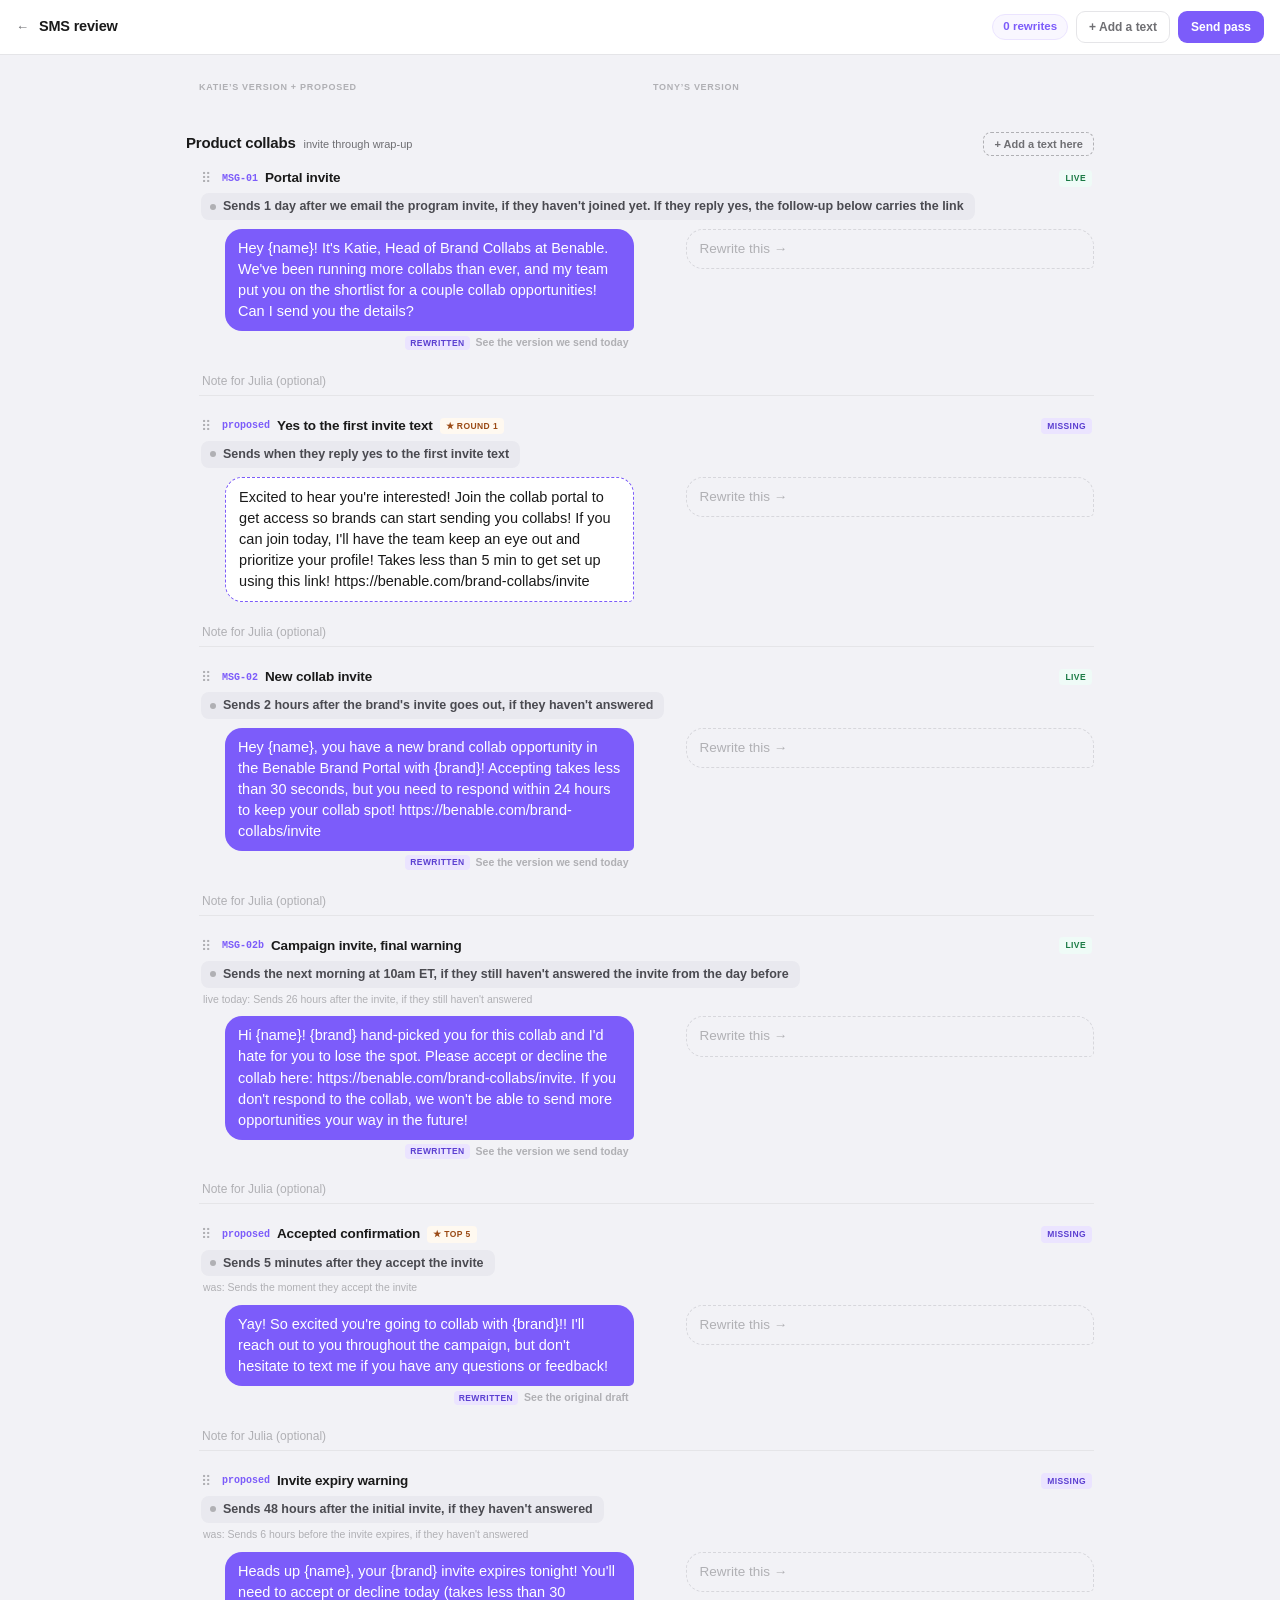
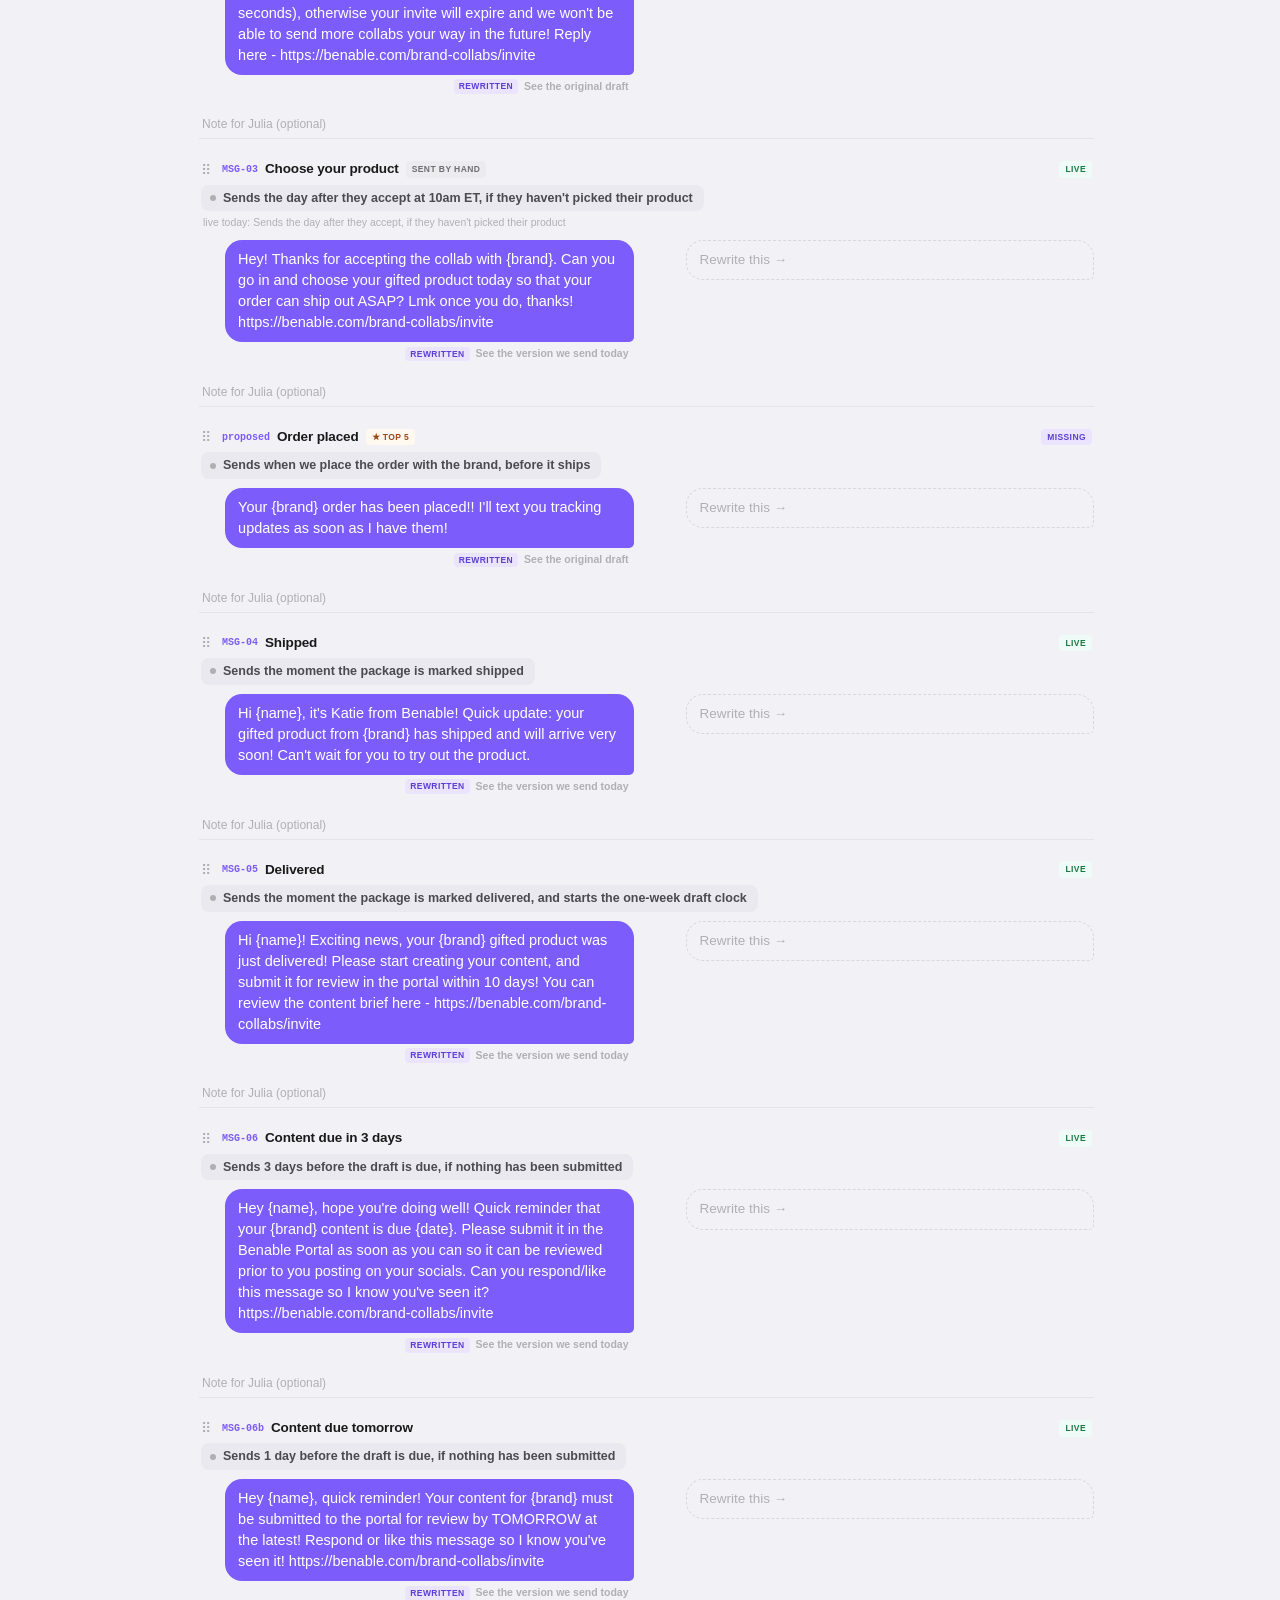
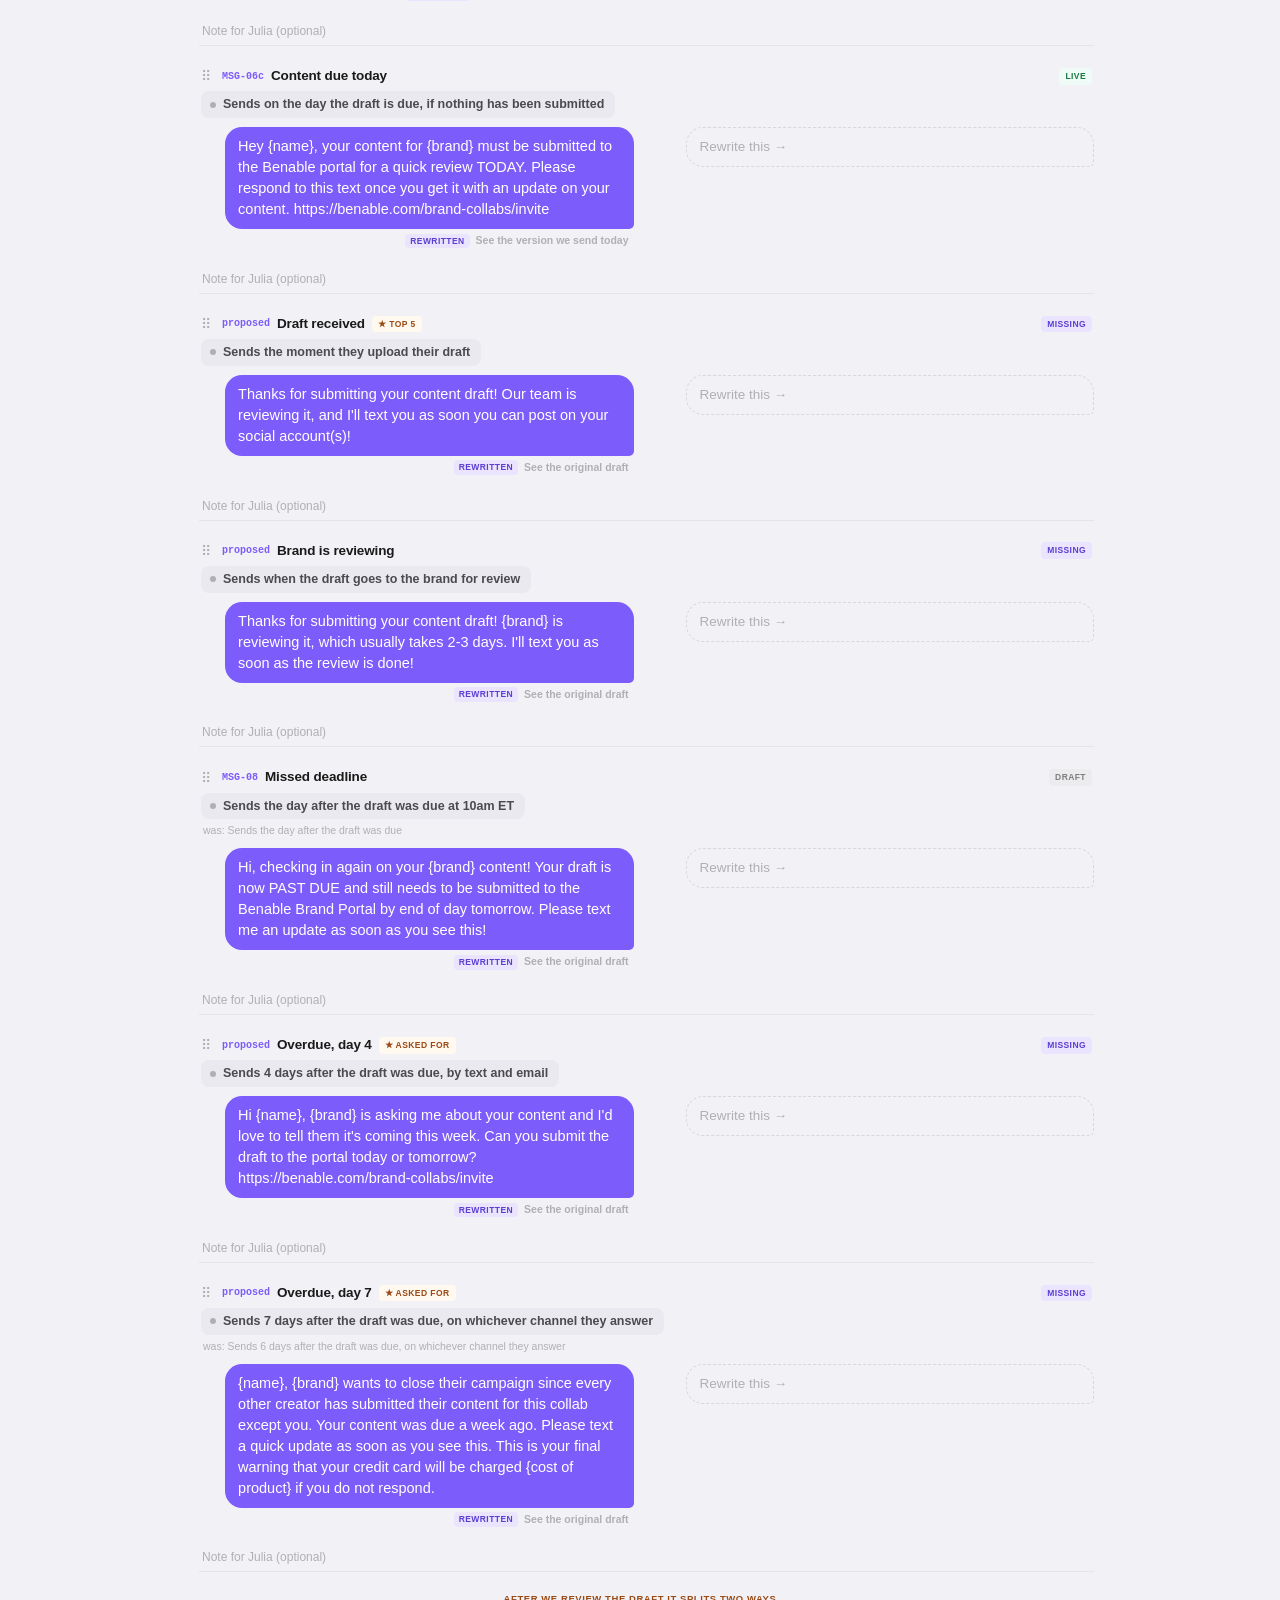
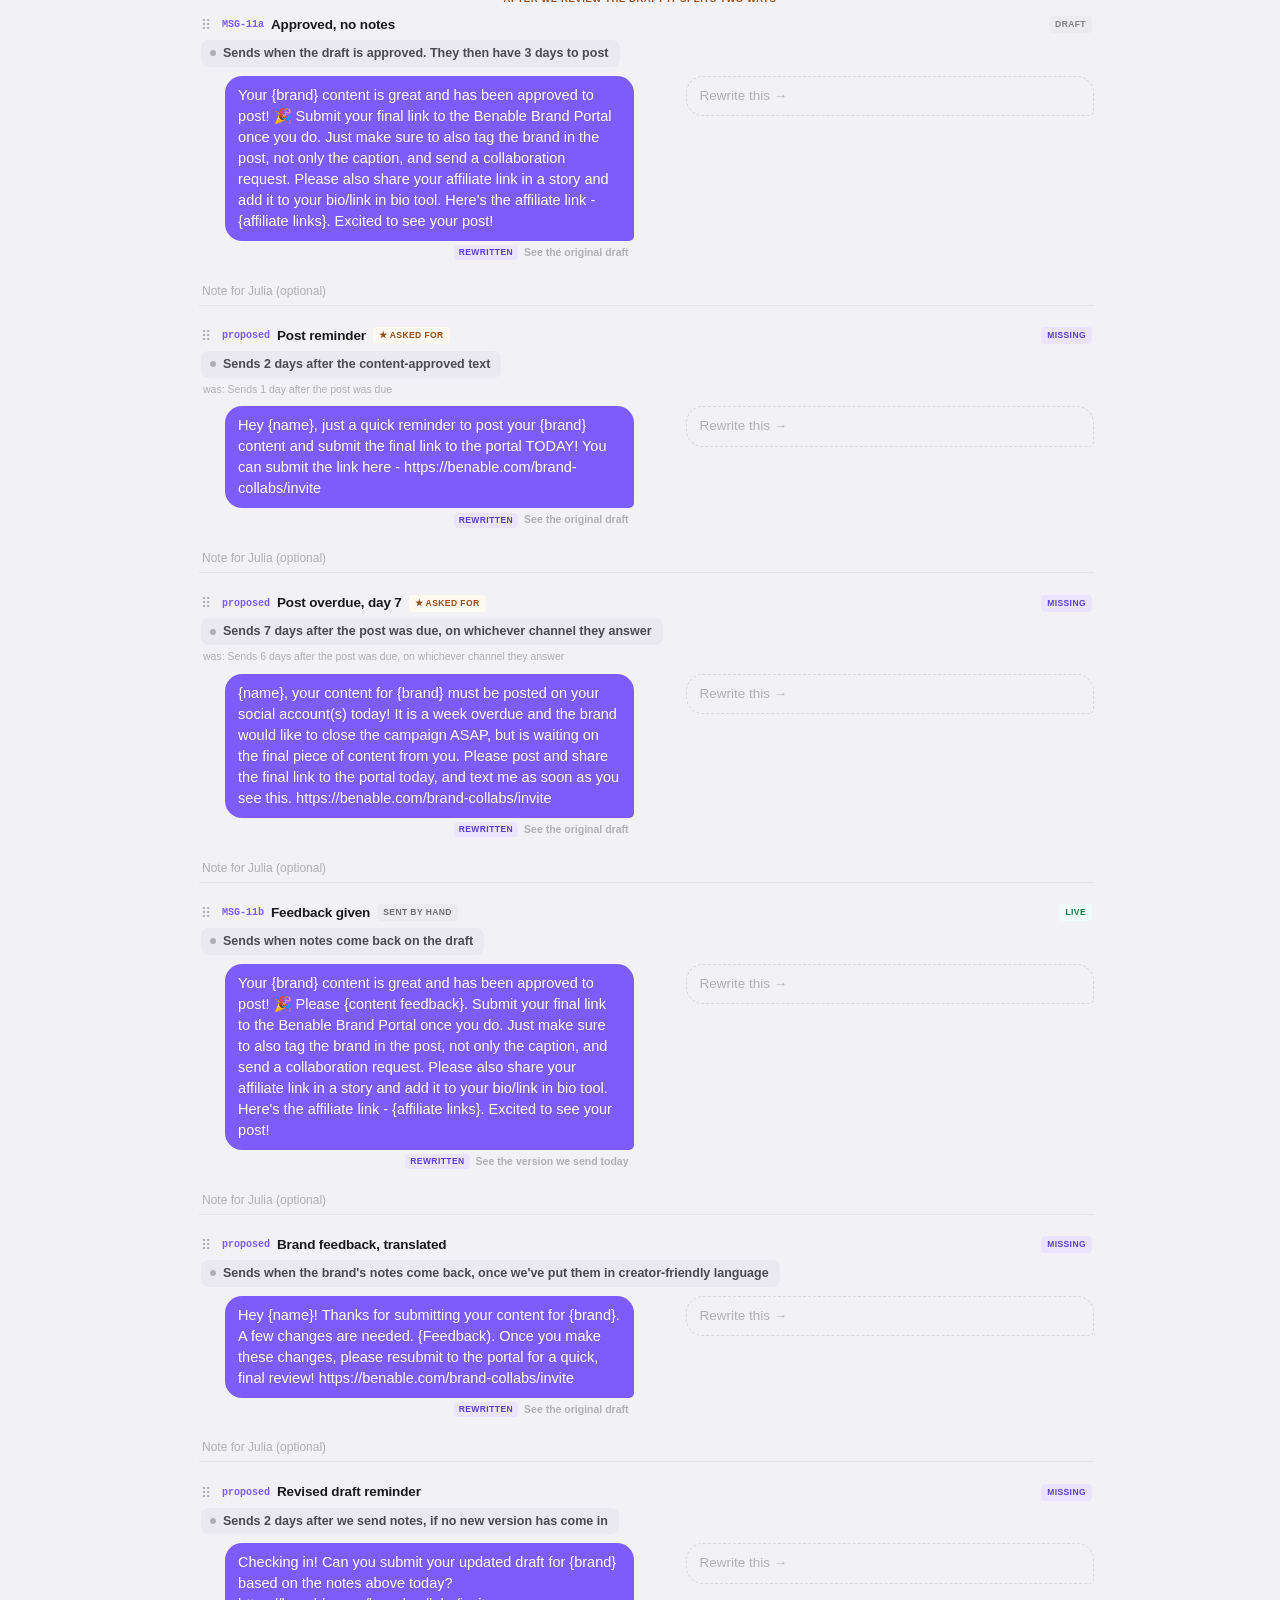
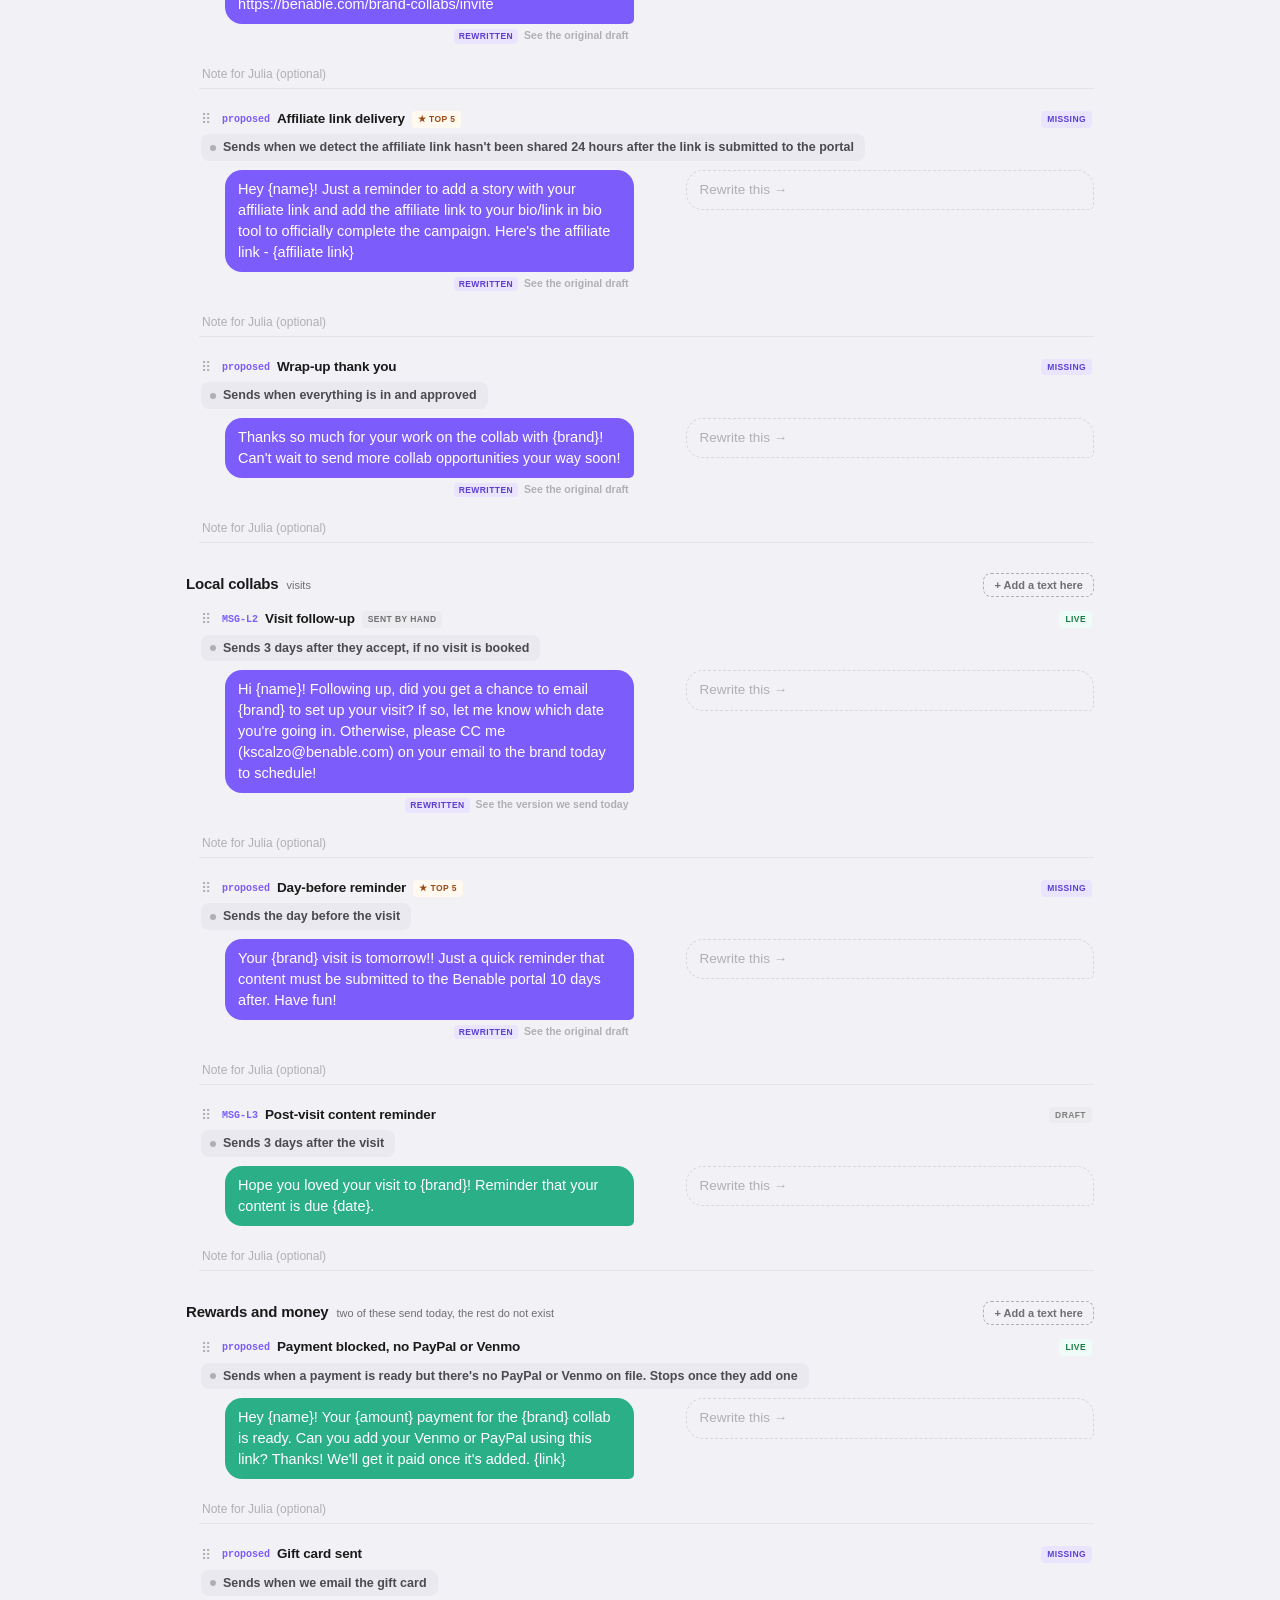
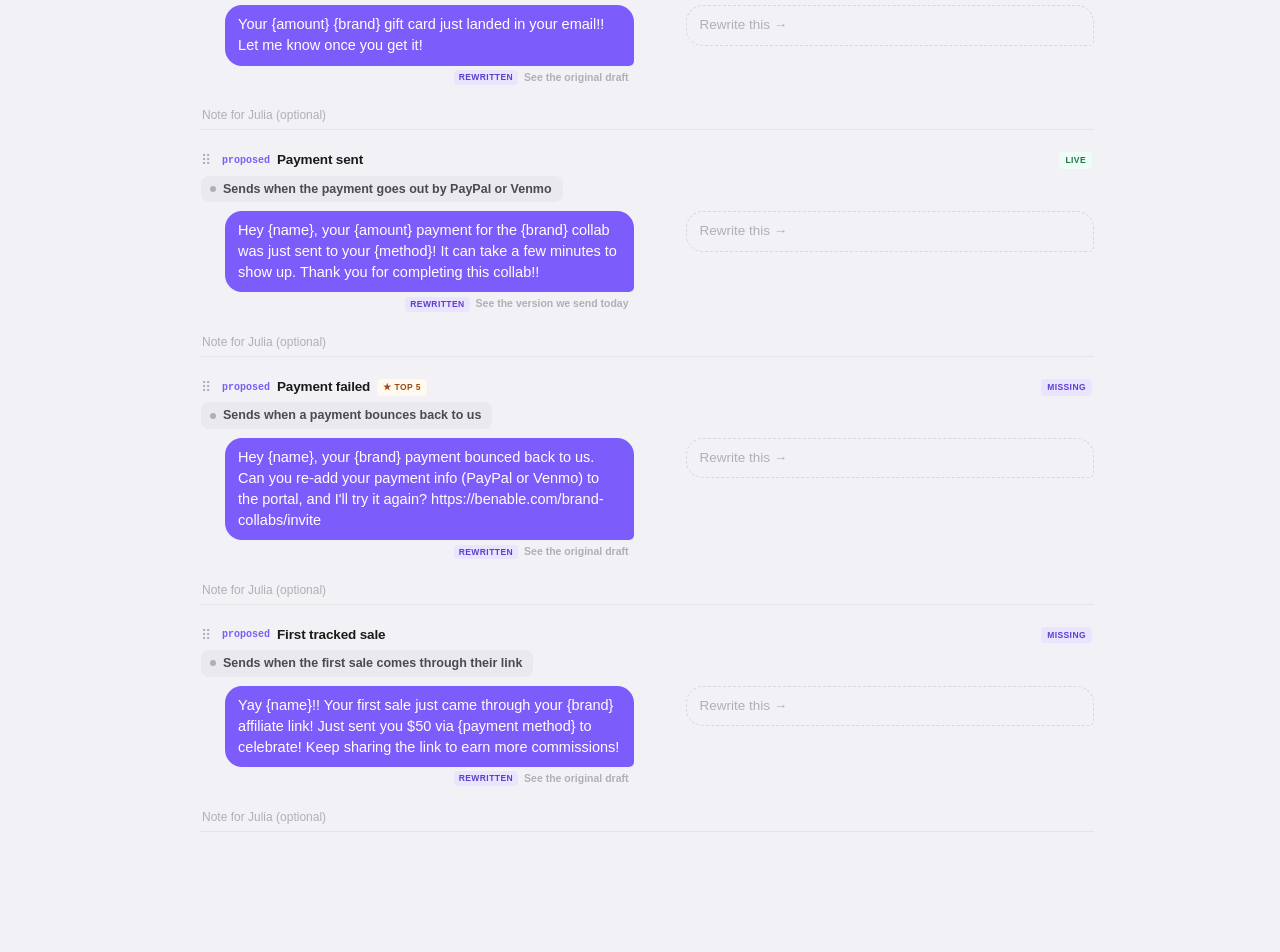
<file: v1/review.html>
<!DOCTYPE html>
<html lang="en">
<head>
<meta charset="utf-8">
<meta name="viewport" content="width=device-width, initial-scale=1">
<meta name="robots" content="noindex">
<title>SMS review · Benable</title>
<style>
* { box-sizing: border-box; margin: 0; padding: 0; }
[hidden] { display: none !important; }
:root {
  --accent: #7C5CFA; --accent-soft: #EBE4FF; --accent-bg: #F9F7FF;
  --ink: #1A1A1A; --ink-med: #6F6F73; --ink-subtle: #B0B0B4;
  --line: #E5E5E8; --card: #FFFFFF;
  --green: #2BAF87; --green-bg: #EFFBF7; --green-ink: #1a7a44;
  --amber: #E88E2C; --amber-bg: #FFF9F0; --amber-ink: #9a4a15;
  --red: #E82C3F; --red-bg: #FFF1F1; --red-ink: #a51524;
}
body { font: 15px/1.5 -apple-system, BlinkMacSystemFont, "Segoe UI", Inter, sans-serif; color: var(--ink); background: #F2F2F6; }

/* ---------- shell ---------- */
.topbar { position: sticky; top: 0; z-index: 40; display: flex; align-items: center; gap: 10px; padding: 11px 16px; background: rgba(255,255,255,.95); backdrop-filter: blur(8px); border-bottom: 1px solid var(--line); }
.back { font-size: 13px; font-weight: 700; color: var(--ink-med); text-decoration: none; }
.tb-title { font-weight: 800; font-size: 14.5px; letter-spacing: -.2px; white-space: nowrap; }
.tb-right { margin-left: auto; display: flex; align-items: center; gap: 8px; }
.count { font-size: 11.5px; font-weight: 800; border-radius: 999px; padding: 3px 10px; white-space: nowrap; }
.count.decided { color: var(--green-ink); background: var(--green-bg); border: 1px solid #CBEEE0; }
.count.rewrites { color: var(--accent); background: var(--accent-bg); border: 1px solid var(--accent-soft); }
.sendbtn { font: inherit; font-size: 12px; font-weight: 800; border: none; border-radius: 9px; padding: 7px 13px; cursor: pointer; background: var(--accent); color: #fff; white-space: nowrap; }
.ghostbtn { font: inherit; font-size: 12px; font-weight: 800; border: 1px solid var(--line); border-radius: 9px; padding: 6px 12px; cursor: pointer; background: #fff; color: var(--ink-med); white-space: nowrap; }
.ghostbtn:hover { border-color: var(--accent); color: var(--accent); }

.deck { max-width: 940px; margin: 0 auto; padding: 18px 16px 100px; }
.intro { background: var(--card); border: 1px solid var(--line); border-radius: 16px; padding: 15px 17px; margin-bottom: 20px; font-size: 13.5px; line-height: 1.55; }
.intro b { font-weight: 800; }
.intro p + p { margin-top: 8px; }
.introrow { display: flex; align-items: center; gap: 10px; flex-wrap: wrap; margin-top: 11px; }
.legend { display: flex; gap: 10px; flex-wrap: wrap; font-size: 10.5px; color: var(--ink-med); align-items: center; }
.legend i { display: inline-block; width: 8px; height: 8px; border-radius: 50%; margin-right: 3px; vertical-align: -1px; }
.chk { font-size: 11.5px; color: var(--ink-med); display: flex; align-items: center; gap: 5px; cursor: pointer; margin-left: auto; }

.sect { margin: 30px 0 12px; display: flex; align-items: baseline; gap: 8px; flex-wrap: wrap; }
.sect h2 { font-size: 15px; font-weight: 800; letter-spacing: -.2px; }
.sect .sub { font-size: 11px; color: var(--ink-med); }
.sect .addhere { margin-left: auto; font: inherit; font-size: 11px; font-weight: 800; border: 1px dashed var(--ink-subtle); background: none; color: var(--ink-med); border-radius: 8px; padding: 3px 10px; cursor: pointer; }
.sect .addhere:hover { border-color: var(--accent); color: var(--accent); border-style: solid; }
.branchlbl { text-align: center; font-size: 9.5px; font-weight: 800; letter-spacing: .06em; text-transform: uppercase; color: var(--amber-ink); margin: 16px 0 8px; }

/* ---------- one text ---------- */
.item { margin-bottom: 20px; padding-left: 11px; border-left: 2px solid transparent; }
.item.v-later { border-left-color: var(--amber); }
.item.v-cut { border-left-color: var(--red); }
.meta { display: flex; align-items: center; gap: 7px; margin-bottom: 5px; padding: 0 2px; flex-wrap: wrap; }
.mid { font-family: ui-monospace, SFMono-Regular, monospace; font-size: 10px; font-weight: 700; color: var(--accent); }
.mname { font-size: 13.5px; font-weight: 800; color: var(--ink); letter-spacing: -.15px; }
.mname.editable { cursor: text; }
.mname.editable:hover { color: var(--accent); }
.grip { cursor: grab; color: var(--ink-subtle); font-size: 14px; line-height: 1; padding: 2px 4px 2px 0; user-select: none; -webkit-user-drag: element; }
.grip:hover { color: var(--accent); }
.grip:active { cursor: grabbing; }
.item.dragging { opacity: .35; }
.item.drop-above { box-shadow: 0 -3px 0 0 var(--accent); border-radius: 4px; }
.item.drop-below { box-shadow: 0 3px 0 0 var(--accent); border-radius: 4px; }
.sect.drop-into { outline: 2px dashed var(--accent); outline-offset: 5px; border-radius: 6px; }
.item.justmoved { animation: landed 1.2s ease; }
@keyframes landed { 0% { background: var(--accent-bg); } 100% { background: transparent; } }
.hand { font-size: 8.5px; font-weight: 800; text-transform: uppercase; letter-spacing: .05em; color: var(--ink-med); background: #ECECEF; border-radius: 4px; padding: 2px 6px; }
.sendline { display: inline-flex; align-items: center; gap: 7px; font-size: 12.5px; font-weight: 600; color: #4A4A50; background: #E9E9EF; border-radius: 8px; padding: 4px 11px 4px 9px; margin: 0 0 9px 2px; cursor: text; max-width: 100%; }
.sendline:hover { background: #E1E1EA; color: var(--accent); }
.sendline b { display: inline-block; width: 6px; height: 6px; border-radius: 50%; background: var(--ink-subtle); flex: none; }
.sendline:hover b { background: var(--accent); }
.waswhen { font-size: 10.5px; color: var(--ink-subtle); margin: -5px 0 9px 4px; }
.flipbar { display: flex; justify-content: flex-end; align-items: center; gap: 6px; margin: 4px 5px 0 0; }
.rwtag { font-size: 8.5px; font-weight: 800; text-transform: uppercase; letter-spacing: .05em; color: #5B3FD1; background: var(--accent-soft); border-radius: 4px; padding: 1px 5px; }
.rwtag.isorig { color: var(--green-ink); background: var(--green-bg); }
.pri { font-size: 8.5px; font-weight: 800; text-transform: uppercase; letter-spacing: .05em; color: var(--amber-ink); background: var(--amber-bg); border-radius: 4px; padding: 2px 6px; }
.st { font-size: 8.5px; font-weight: 800; text-transform: uppercase; letter-spacing: .05em; border-radius: 4px; padding: 2px 6px; margin-left: auto; }
.st.live { background: var(--green-bg); color: var(--green-ink); }
.st.draft { background: #ECECEF; color: #7F7F7F; }
.st.missing { background: var(--accent-soft); color: #5B3FD1; }
.st.yours { background: var(--amber-bg); color: var(--amber-ink); }

/* ---------- the two columns ---------- */
.colhead { position: sticky; top: 55px; z-index: 30; display: grid; grid-template-columns: 1fr 1fr; gap: 26px; background: #F2F2F6; padding: 8px 13px 7px; }
.colhead span { font-size: 9px; font-weight: 800; text-transform: uppercase; letter-spacing: .08em; color: var(--ink-subtle); }
.cols { display: grid; grid-template-columns: 1fr 1fr; gap: 26px; align-items: start; }
.cell { min-width: 0; }
.cap { display: none; font-size: 9.5px; font-weight: 800; text-transform: uppercase; letter-spacing: .06em; color: var(--ink-subtle); margin-bottom: 4px; }
.bubblewrap { display: flex; justify-content: flex-end; }
.bubble { background: var(--green); color: #fff; border-radius: 17px; border-bottom-right-radius: 5px; padding: 9px 13px; font-size: 14.5px; line-height: 1.45; max-width: 94%; overflow-wrap: anywhere; }
.bubble.missingb { background: #fff; color: var(--ink); border: 1.5px dashed var(--accent); }
.bubble.kbubble { background: var(--accent); color: #fff; }
.bubble.was { opacity: .4; }
.bubble.rw { background: var(--accent); max-width: 94%; cursor: pointer; transition: transform .12s ease, box-shadow .12s ease; }
.bubble.rw:hover { transform: translateY(-1px); box-shadow: 0 6px 16px rgba(124,92,250,.3); }
.ghostcell { display: block; margin-left: auto; width: 94%; text-align: left; font: inherit; font-size: 13.5px; color: var(--ink-subtle); background: none; border: 1.5px dashed #D7D7DC; border-radius: 17px; border-bottom-right-radius: 5px; padding: 9px 13px; cursor: pointer; transition: transform .12s ease, border-color .12s ease, color .12s ease; }
.ghostcell:hover { border-color: var(--accent); color: var(--accent); transform: translateY(-1px); }
.ghostcell.flat, .ghostcell.flat:hover { cursor: default; transform: none; border-color: #D7D7DC; color: var(--ink-subtle); }
.cellbtns { display: flex; gap: 12px; justify-content: flex-end; margin: 5px 5px 0 0; }
.mini { font: inherit; font-size: 10.5px; font-weight: 700; border: none; background: none; color: var(--ink-subtle); cursor: pointer; padding: 0; }
.mini:hover { color: var(--accent); }
.mini.danger:hover { color: var(--red); }
.editor textarea { width: 100%; font: inherit; font-size: 14.5px; line-height: 1.45; border: 2px solid var(--accent); border-radius: 17px; padding: 9px 13px; background: #fff; resize: vertical; min-height: 92px; }
.editor textarea:focus-visible { outline: none; }
.edmeta { display: flex; align-items: center; gap: 8px; margin-top: 6px; }
.seg { font-size: 10.5px; color: var(--ink-med); }
.seg.over { color: var(--amber-ink); font-weight: 700; }
.edbtns { margin-left: auto; display: flex; gap: 6px; }
.btn { font: inherit; font-size: 12px; font-weight: 800; border-radius: 8px; padding: 6px 13px; border: none; cursor: pointer; }
.btn.save { background: var(--accent); color: #fff; }
.btn.cancel { background: #ECECEF; color: var(--ink-med); }

/* ---------- keep / cut, kept quiet ---------- */
.foot { display: flex; align-items: center; gap: 10px; margin-top: 9px; padding: 0 2px; flex-wrap: wrap; }
.why { font-size: 11px; color: var(--ink-subtle); flex: 1 1 180px; min-width: 0; }
.verdict { display: flex; gap: 2px; margin-left: auto; }
.verdict button { font: inherit; font-size: 10.5px; font-weight: 800; border: none; background: none; color: var(--ink-subtle); border-radius: 7px; padding: 4px 11px; cursor: pointer; transition: background .12s ease, color .12s ease; }
.verdict button:hover { background: #E7E7EC; color: var(--ink-med); }
.verdict button.on.in { background: var(--green-bg); color: var(--green-ink); }
.verdict button.on.later { background: var(--amber-bg); color: var(--amber-ink); }
.verdict button.on.cut { background: var(--red-bg); color: var(--red-ink); }
.kn { width: 100%; font: inherit; font-size: 12px; border: none; border-bottom: 1px solid var(--line); border-radius: 0; padding: 5px 3px; margin-top: 7px; background: none; color: var(--ink); }
.kn::placeholder { color: var(--ink-subtle); }
.kn:focus-visible { outline: none; border-bottom-color: var(--accent); }

/* ---------- sheets ---------- */
.overlay { position: fixed; inset: 0; background: rgba(20,20,24,.4); z-index: 60; display: flex; align-items: center; justify-content: center; padding: 18px; }
.sheet { background: #fff; border-radius: 18px; padding: 20px; width: min(560px, 100%); max-height: 86vh; overflow: auto; display: flex; flex-direction: column; gap: 12px; }
.sheet h3 { font-size: 15.5px; font-weight: 800; }
.sheet .hint { font-size: 12px; color: var(--ink-med); margin-top: -6px; }
.sheet textarea#sheettext { width: 100%; flex: 1; min-height: 280px; font: 12.5px/1.55 ui-monospace, SFMono-Regular, monospace; border: 1px solid var(--line); border-radius: 10px; padding: 10px; resize: none; }
.sheet .row { display: flex; gap: 8px; justify-content: flex-end; }
.field { display: flex; flex-direction: column; gap: 4px; }
.field label { font-size: 10px; font-weight: 800; text-transform: uppercase; letter-spacing: .06em; color: var(--ink-med); }
.field input, .field select, .field textarea { font: inherit; font-size: 14px; border: 1px solid var(--line); border-radius: 10px; padding: 8px 11px; background: #fff; color: var(--ink); }
.field textarea { min-height: 88px; resize: vertical; line-height: 1.45; }
.field input:focus-visible, .field select:focus-visible, .field textarea:focus-visible { outline: none; border-color: var(--accent); }

.toasts { position: fixed; bottom: 20px; left: 50%; transform: translateX(-50%); z-index: 70; display: flex; flex-direction: column; gap: 8px; align-items: center; }
.toast { background: #1A1D21; color: #fff; font-size: 12.5px; font-weight: 600; border-radius: 10px; padding: 9px 16px; box-shadow: 0 8px 24px rgba(0,0,0,.25); }

@media (max-width: 780px) {
  .tb-title, .count.decided { display: none; }
  .colhead { display: none; }
  .cols { grid-template-columns: 1fr; gap: 10px; }
  .cap { display: block; }
  .ghostcell { width: 100%; }
  .verdict { margin-left: 0; }
  .deck { padding: 14px 12px 100px; }
}
</style>
</head>
<body>

<header class="topbar">
  <a class="back" href="../">←</a>
  <span class="tb-title">SMS review</span>
  <div class="tb-right">
    <span class="count rewrites" id="tcount">0 rewrites</span>
    <button class="ghostbtn" id="addtext">+ Add a text</button>
    <button class="sendbtn" id="sendpass">Send pass</button>
  </div>
</header>

<div class="deck">
  <div class="colhead"><span>Katie’s version + proposed</span><span>Tony’s version</span></div>
  <div id="deckbody"></div>
</div>

<div class="overlay" id="overlay" hidden>
  <div class="sheet">
    <h3 id="sheettitle">The pass</h3>
    <textarea id="sheettext" readonly></textarea>
    <div class="row">
      <button class="btn cancel" id="sheetclose">Close</button>
      <button class="btn save" id="sheetcopy">Copy for Julia</button>
    </div>
  </div>
</div>

<div class="overlay" id="recoverlay" hidden>
  <div class="sheet">
    <h3>This deck was updated</h3>
    <p class="hint">Julia applied a round since you last worked here, so the page is moving to the new version. Below is everything from your previous session, as a Send pass. Copy it to Julia first — nothing is lost either way, a backup is kept on this device.</p>
    <textarea id="rectext" readonly style="width:100%;min-height:240px;font:12.5px/1.55 ui-monospace,SFMono-Regular,monospace;border:1px solid var(--line);border-radius:10px;padding:10px;resize:none;"></textarea>
    <div class="row">
      <button class="btn cancel" id="reccontinue">Continue with the new deck</button>
      <button class="btn save" id="reccopy">Copy for Julia</button>
    </div>
  </div>
</div>

<div class="overlay" id="addoverlay" hidden>
  <div class="sheet">
    <h3 id="addtitle">Add a text</h3>
    <p class="hint">A text we should be sending that is not on the list yet.</p>
    <div class="field"><label for="f-nm">What is it called</label><input id="f-nm" placeholder="Wrong item shipped"></div>
    <div class="field"><label for="f-when">When it fires</label><input id="f-when" placeholder="wrong variant flagged · same day"></div>
    <div class="field"><label for="f-sect">Where it belongs</label><select id="f-sect">
      <option value="product">Product collabs</option>
      <option value="local">Local collabs</option>
      <option value="money">Rewards and money</option>
      <option value="other">Collective and beyond</option>
    </select></div>
    <div class="field"><label for="f-copy">Draft copy (optional)</label><textarea id="f-copy" placeholder="Leave it blank if you only know that the text should exist."></textarea></div>
    <div class="row">
      <button class="btn cancel" id="addcancel">Cancel</button>
      <button class="btn save" id="addsave">Add it</button>
    </div>
  </div>
</div>

<div class="toasts" id="toasts"></div>

<script src="data.js"></script>
<script>
const LS_KEY = "katie-sms-console-v1-app";
const MISSING = [
 {
  "key": "portal-invite-yes",
  "fork": "invite",
  "lane": "product",
  "after": "MSG-01",
  "nm": "Yes to the first invite text",
  "when": "Sends when they reply yes to the first invite text",
  "copy": "Excited to hear you're interested! Join the collab portal to get access so brands can start sending you collabs! If you can join today, I'll have the team keep an eye out and prioritize your profile! Takes less than 5 min to get set up using this link! https://benable.com/brand-collabs/invite",
  "pri": "round 1"
 },
 {
  "key": "accept-confirm",
  "fork": "invite",
  "lane": "product",
  "after": "MSG-02b",
  "nm": "Accepted confirmation",
  "when": "Sends 5 minutes after they accept the invite",
  "copy": "amazing {name}, you're in for {brand}!! next step: pick your product in the portal so we can ship it out asap. can you do that today?",
  "pri": "top 5",
  "wasWhen": "Sends the moment they accept the invite"
 },
 {
  "key": "invite-expiry",
  "fork": "invite",
  "lane": "product",
  "after": "MSG-02b",
  "nm": "Invite expiry warning",
  "when": "Sends 48 hours after the initial invite, if they haven't answered",
  "copy": "heads up {name}, your {brand} invite expires tonight! spots are almost gone. takes 1 min in the portal, can you grab yours today?",
  "pri": null,
  "wasWhen": "Sends 6 hours before the invite expires, if they haven't answered"
 },
 {
  "key": "order-placed",
  "fork": "product",
  "lane": "product",
  "after": "MSG-03",
  "nm": "Order placed",
  "when": "Sends when we place the order with the brand, before it ships",
  "copy": "your {brand} order is in!! i'll text you the tracking the second it ships. excited for this one",
  "pri": "top 5"
 },
 {
  "key": "overdue-d4",
  "fork": "product",
  "lane": "product",
  "after": "MSG-08",
  "nm": "Overdue, day 4",
  "when": "Sends 4 days after the draft was due, by text and email",
  "copy": "hi {name}, {brand} is asking me about your content and i'd love to tell them it's coming this week. can you get the draft in by {date}? that's all i need",
  "pri": "asked for"
 },
 {
  "key": "overdue-d6",
  "fork": "product",
  "lane": "product",
  "after": "MSG-08",
  "nm": "Overdue, day 7",
  "when": "Sends 7 days after the draft was due, on whichever channel they answer",
  "copy": "{name}, i have to close out the {brand} campaign on {date}. get me the draft before then and you're still in it. if the timing just doesn't work anymore, tell me and i'll put you first on the next one",
  "pri": "asked for",
  "wasWhen": "Sends 6 days after the draft was due, on whichever channel they answer"
 },
 {
  "key": "draft-received",
  "fork": "product",
  "lane": "product",
  "after": "MSG-06c",
  "nm": "Draft received",
  "when": "Sends the moment they upload their draft",
  "copy": "got your draft, ty!! review usually takes 2-3 days, i'll text you the moment it's back. nothing else needed from you",
  "pri": "top 5"
 },
 {
  "key": "post-overdue-d1",
  "fork": "product",
  "lane": "product",
  "after": "MSG-11a",
  "nm": "Post reminder",
  "when": "Sends 2 days after the content-approved text",
  "copy": "hey {name}, your {brand} post was due yesterday! all good, it happens. can you get it up today? the link goes in the portal and that's you finished",
  "pri": "asked for",
  "wasWhen": "Sends 1 day after the post was due"
 },
 {
  "key": "post-overdue-d6",
  "fork": "product",
  "lane": "product",
  "after": "MSG-11a",
  "nm": "Post overdue, day 7",
  "when": "Sends 7 days after the post was due, on whichever channel they answer",
  "copy": "{name}, i need your {brand} post live by {date} to count it for the campaign. after that i have to close it out. if life got in the way tell me and i'll get you on the next one",
  "pri": "asked for",
  "wasWhen": "Sends 6 days after the post was due, on whichever channel they answer"
 },
 {
  "key": "resubmit-clock",
  "fork": "product",
  "lane": "product",
  "after": "MSG-11b",
  "nm": "Revised draft reminder",
  "when": "Sends 2 days after we send notes, if no new version has come in",
  "copy": "feedback for your {brand} draft is in the portal, small tweaks only! can you get the updated version in by {date}? i'll flag it for a fast re-review",
  "pri": null
 },
 {
  "key": "wrap-up",
  "fork": "product",
  "lane": "product",
  "after": "MSG-13",
  "nm": "Wrap-up thank you",
  "when": "Sends when everything is in and approved",
  "copy": "that's a wrap on {brand}!! everything's in and approved, you crushed it. your next collab is already brewing, i'll text you when it's ready",
  "pri": null
 },
 {
  "key": "payment-method-missing",
  "fork": "money",
  "lane": null,
  "after": null,
  "nm": "Payment blocked, no PayPal or Venmo",
  "when": "Sends when a payment is ready but there's no PayPal or Venmo on file. Stops once they add one",
  "copy": "Hey {name}! Your {amount} payment for the {brand} collab is ready. Can you add your Venmo or PayPal using this link? Thanks! We'll get it paid once it's added. {link}",
  "pri": null,
  "status": "live"
 },
 {
  "key": "gift-card-sent",
  "fork": "money",
  "lane": null,
  "after": null,
  "nm": "Gift card sent",
  "when": "Sends when we email the gift card",
  "copy": "your {amount} {brand} gift card just landed in your email!! check spam if you don't see it. lmk when you've got it?",
  "pri": null
 },
 {
  "key": "payment-sent",
  "fork": "money",
  "lane": null,
  "after": null,
  "nm": "Payment sent",
  "when": "Sends when the payment goes out by PayPal or Venmo",
  "copy": "Hey {name}, your {amount} payment for the {brand} collab was just sent to your {method}! It can take a few minutes to show up. Thank you for working with us — reply here if anything looks off.",
  "pri": null,
  "status": "live"
 },
 {
  "key": "payment-failed",
  "fork": "money",
  "lane": null,
  "after": null,
  "nm": "Payment failed",
  "when": "Sends when a payment bounces back to us",
  "copy": "hey {name}, your {brand} payment bounced back to us (paypal details). it's a 30 second fix in the portal and i'll re-run it today. can you update it now?",
  "pri": "top 5"
 },
 {
  "key": "affiliate-link",
  "fork": "money",
  "lane": null,
  "after": null,
  "nm": "Affiliate link delivery",
  "when": "Sends when we detect the affiliate link hasn't been shared 24 hours after the link is submitted to the portal",
  "copy": "here's your {brand} link: {link} every sale through it pays you! pin it in your bio and stories, that's where it earns the most. want tips?",
  "pri": "top 5",
  "wasWhen": "Sends when their content is approved, carrying their link"
 },
 {
  "key": "first-sale",
  "fork": "money",
  "lane": null,
  "after": null,
  "nm": "First tracked sale",
  "when": "Sends when the first sale comes through their link",
  "copy": "{name}!! your first sale just came through your link, that's $50 to you. keep it pinned, it keeps paying. congrats!!",
  "pri": null
 },
 {
  "key": "visit-tomorrow",
  "fork": "local",
  "lane": "local",
  "after": "MSG-L2",
  "nm": "Day-before reminder",
  "when": "Sends the day before the visit",
  "copy": "your {brand} visit is tomorrow at {time}!! they're expecting you. content is due {date} after, i'll remind you. have fun!",
  "pri": "top 5"
 },
 {
  "key": "brand-reviewing",
  "fork": "other",
  "lane": "product",
  "after": "MSG-06c",
  "nm": "Brand is reviewing",
  "when": "Sends when the draft goes to the brand for review",
  "copy": "{brand} is looking at your content right now!! usually takes 2-3 days. i'll text you their notes the second they're back",
  "pri": null
 },
 {
  "key": "moderated-feedback",
  "fork": "other",
  "lane": "product",
  "after": "MSG-11b",
  "nm": "Brand feedback, translated",
  "when": "Sends when the brand's notes come back, once we've put them in creator-friendly language",
  "copy": "{brand} sent notes on your draft: {notes}. can you get the update in by {date}? i'll make sure they review it fast",
  "pri": null
 }
];
/* Why each proposed text exists. Shown under the row, next to the keep/cut call. */
const NOTES = {
 "accept-confirm": "Katie's highest-volume manual text today. Rewritten in the first review round: it now opens the relationship instead of asking for the next click.",
 "portal-invite-yes": "Added in the first review round. The invite text no longer carries the link, so this one delivers it after a yes. Nothing can fire it today: it is the first text that depends on the agent reading an inbound reply.",
 "invite-expiry": "Expiry is real here, so the urgency is honest. Copy and timing set by Tony in the first review round.",
 "spot-opened": "Pairs with the rolling-invite workstream (Des's manual routine).",
 "decline-ack": "Also the reply for the decline-by-text flag. Keeps the relationship warm.",
 "order-placed": "The duplicate-order lesson: confirm the order, catch wrong variants before a wrong \"shipped\".",
 "shipping-problem": "Volume knob down. The promise is Tony; the calm is deliberate.",
 "draft-received": "Kills the \"I can't see my submitted draft\" call cluster. The single highest-trust text we can add.",
 "resubmit-clock": "The reciprocity move applied to revisions.",
 "final-link": "The posted-but-never-submitted case.",
 "wrap-up": "Sets up the banked-campaign re-invite. Celebration is the retention move.",
 "gift-card-sent": "Katie texts this by hand today (the gift-card thread).",
 "payment-sent": "Already sends, in the production wording. Note the long dash, which is ours to fix.",
 "payment-method-missing": "Already sends. It was missing from this study, not from the product.",
 "payment-failed": "Volume knob down, keep the today-promise. Closes the failed-payout loop.",
 "affiliate-link": "The link-sharing workstream's missing voice. Benefit first, then the placement coaching.",
 "first-sale": "The Aug 6 decision ($50 first tracked sale), finally with a delivery mechanism.",
 "visit-booked": "The booking study's one-tap confirm, as a text.",
 "visit-tomorrow": "The local fork's worst hole; kills the 10-email thread.",
 "visit-reschedule": "The travel-conflict case as a template: forgiving, then a scheduling question.",
 "brand-reviewing": "The new fork's status text; the same promise pattern as draft-received.",
 "moderated-feedback": "Notes go out in creator-friendly language. The translation fork made audible.",
 "collective-accepted": "Tony sends versions of this by hand today; his register, verbatim energy.",
 "banked-reinvite": "The \"we hold one campaign for you\" model, as one text with a yes-able question.",
 "overdue-d1": "Step one of a real ladder. Assumes something got in the way, and pays for the same-day fix.",
 "overdue-d2": "A yes-or-no question, not a third nudge. Repeating \"your content is overdue\" is exactly what makes creators angry.",
 "overdue-d4": "First step that names a consequence, and the first that goes out on two channels.",
 "overdue-d6": "The last real chance, with the door held open. Uses the channel the creator actually responds on.",
 "overdue-final": "Ends the ladder instead of letting it run forever. This is what the MSG-13 placeholder becomes, and the hand-off into the ghosting flow.",
 "post-tomorrow": "The approval text goes out up to three days earlier and then nothing reminds them. Offers the assets instead of just nudging.",
 "post-today": "The day-of text on the second clock, the twin of draft due today.",
 "post-overdue-d1": "Same forgiving open as the draft ladder, and it names the one action left.",
 "post-overdue-d2": "Yes-or-no, not a repeat. Offers to move the date, which is the thing that actually unblocks people.",
 "post-overdue-d4": "Names the brand and goes out on two channels. The brand really is waiting here, the content already passed review.",
 "post-overdue-d6": "The real cut-off. Unlike the draft ladder the work is already done, so losing it at this step is the most wasteful outcome we have.",
 "post-overdue-final": "Close-out for approved-but-never-live, which is a different ending from never-submitted: the content exists and passed review.",
};

const $ = s => document.querySelector(s);
const esc = s => (s || "").replace(/&/g, "&amp;").replace(/</g, "&lt;").replace(/>/g, "&gt;").replace(/"/g, "&quot;");
function toast(msg) { const t = document.createElement("div"); t.className = "toast"; t.textContent = msg; $("#toasts").appendChild(t); setTimeout(() => t.remove(), 3200); }

function freshState() {
  return {
    v: 1, gen: SEED.gen,
    messages: JSON.parse(JSON.stringify(SEED.messages)),
    flags: JSON.parse(JSON.stringify(SEED.flags)),
    ladders: JSON.parse(JSON.stringify(SEED.ladders)),
    matrix: JSON.parse(JSON.stringify(SEED.matrix)),
    sends7d: JSON.parse(JSON.stringify(SEED.sends7d)),
    stats: JSON.parse(JSON.stringify(SEED.stats)),
    simCount: 0,
  };
}
/* Never discard silently: a state from an older deck version is kept aside,
   backed up, and offered back as a Send pass before the new deck takes over. */
let staleState = null;
function loadState() {
  try {
    const raw = localStorage.getItem(LS_KEY);
    const s = JSON.parse(raw);
    if (s && s.v === 1 && s.matrix && s.sends7d && s.stats) {
      if (s.gen === SEED.gen) return s;
      staleState = s;
      try { localStorage.setItem(LS_KEY + "-backup-" + (s.gen || "old"), raw); } catch (e) {}
    }
  } catch (e) {}
  return freshState();
}
let S = loadState();
function ensureDefaults(st) {
  st.extraCopy = st.extraCopy || {};
  st.reviewEdits = st.reviewEdits || {};
  st.verdicts = st.verdicts || {};
  st.katieNotes = st.katieNotes || {};
  st.whenEdits = st.whenEdits || {};
  st.nameEdits = st.nameEdits || {};
  st.customTexts = st.customTexts || [];
  st.moves = st.moves || (SEED.moves ? JSON.parse(JSON.stringify(SEED.moves)) : []);
  return st;
}
S.extraCopy = S.extraCopy || {};      // edited copy for proposed texts
S.reviewEdits = S.reviewEdits || (SEED.reviewEdits ? JSON.parse(JSON.stringify(SEED.reviewEdits)) : {});  // rewrites: { ref: {name, before, after, at} }; round 1 ships in the seed
S.verdicts = S.verdicts || (SEED.verdicts ? JSON.parse(JSON.stringify(SEED.verdicts)) : {});        // keep/cut call: { ref: "in" | "later" | "cut" }
S.katieNotes = S.katieNotes || {};    // note per text
S.whenEdits = S.whenEdits || {};      // corrected trigger line
S.nameEdits = S.nameEdits || {};      // corrected titles
S.customTexts = S.customTexts || [];  // texts added in this tool
S.moves = S.moves || (SEED.moves ? JSON.parse(JSON.stringify(SEED.moves)) : []);              // manual reorders: [{ref, after}] where after is a ref or "sect:<section>"; baked moves ship in the seed
const save = () => localStorage.setItem(LS_KEY, JSON.stringify(S));

let editingRef = null;
let dragRef = null;
let lastMoved = null;
const origShown = {};   // per-ref: left bubble swapped to the original text

function segInfo(text) {
  const n = text.length;
  return { n, segs: n <= 160 ? 1 : Math.ceil(n / 153) };
}

/* ---------------------------------------------------------------
   Every text in the order a creator lives it: the ladder rows,
   the proposed texts slotted in where they would fire, the lanes
   that have no ladder at all, then anything added in here.
---------------------------------------------------------------- */
function customFor(section) {
  return S.customTexts.filter(c => c.section === section).map(c => ({
    kind: "custom", key: c.key, name: c.nm, when: c.when, copy: c.copy, status: "yours", note: null, pri: null,
  }));
}
function buildDeck() {
  const items = [];
  const laneTitles = { product: ["Product collabs", "invite through wrap-up"], local: ["Local collabs", "visits"] };
  for (const lane of ["product", "local"]) {
    items.push({ kind: "sect", title: laneTitles[lane][0], sub: laneTitles[lane][1], section: lane });
    const rows = S.ladders[lane];
    const added = new Set(rows.map(r => r.srcKey).filter(Boolean));
    const pendingByAfter = {};
    for (const m of MISSING) {
      if (m.lane === lane && !added.has(m.key)) (pendingByAfter[m.after] = pendingByAfter[m.after] || []).push(m);
    }
    const extra = m => ({ kind: "extra", key: m.key, name: m.nm, when: m.when, wasWhen: m.wasWhen, copy: S.extraCopy[m.key] || m.copy, status: m.status || "missing", note: NOTES[m.key], pri: m.pri });
    for (const r of rows) {
      if (r.status === "branch") { items.push({ kind: "branch", label: r.name }); continue; }
      items.push({ kind: "ladder", lane, id: r.id, name: r.name, when: r.when, wasWhen: r.wasWhen, copy: r.copy, status: r.status, note: null, pri: null, hand: r.hand });
      for (const m of (pendingByAfter[r.id] || [])) items.push(extra(m));
    }
    for (const [after, ms] of Object.entries(pendingByAfter)) {
      if (!rows.some(r => r.id === after)) for (const m of ms) items.push(extra(m));
    }
    items.push(...customFor(lane));
  }
  items.push({ kind: "sect", title: "Rewards and money", sub: "two of these send today, the rest do not exist", section: "money" });
  for (const m of MISSING.filter(x => x.fork === "money")) {
    items.push({ kind: "extra", key: m.key, name: m.nm, when: m.when, copy: S.extraCopy[m.key] || m.copy, status: m.status || "missing", note: NOTES[m.key], pri: m.pri });
  }
  items.push(...customFor("money"));
  items.push({ kind: "sect", title: "Collective and beyond", sub: "no ladder yet", section: "other" });
  for (const m of MISSING.filter(x => x.fork === "other" && !x.lane)) {
    items.push({ kind: "extra", key: m.key, name: m.nm, when: m.when, copy: S.extraCopy[m.key] || m.copy, status: m.status || "missing", note: NOTES[m.key], pri: m.pri });
  }
  items.push(...customFor("other"));
  applyMoves(items);
  return items;
}

/* Reorders from drag and drop. Each move pulls a row out and re-inserts it
   after its anchor (a text ref, or "sect:<section>" for the top of a section).
   Anchors that no longer exist are skipped, not fatal. */
function applyMoves(items) {
  const isRow = x => x.kind !== "sect" && x.kind !== "branch";
  for (const mv of S.moves) {
    const from = items.findIndex(x => isRow(x) && refOf(x) === mv.ref);
    if (from < 0) continue;
    const [it] = items.splice(from, 1);
    let at = mv.after.startsWith("sect:")
      ? items.findIndex(x => x.kind === "sect" && x.section === mv.after.slice(5))
      : items.findIndex(x => isRow(x) && refOf(x) === mv.after);
    if (at < 0) { items.splice(from, 0, it); continue; }
    items.splice(at + 1, 0, it);
  }
}

function recordMove(ref, after) {
  if (after === ref) return;
  S.moves = S.moves.filter(m => m.ref !== ref);
  S.moves.push({ ref, after });
  lastMoved = ref;
  save(); render();
  toast("Moved. It stays there for everyone who opens this review.");
}

const refOf = it => it.kind === "ladder" ? it.id : it.key;
const whenOf = it => S.whenEdits[refOf(it)] || it.when;
const nameOf = it => S.nameEdits[refOf(it)] || it.name;
const stLabel = st => st === "live" ? "live" : st === "missing" ? "missing" : st === "yours" ? "added by you" : "draft";
const stClass = st => st === "live" ? "live" : st === "missing" ? "missing" : st === "yours" ? "yours" : "draft";
const textRows = () => buildDeck().filter(i => i.kind === "ladder" || i.kind === "extra" || i.kind === "custom");

function render() {
  let html = "";
  let pendingSect = null;
  for (const it of buildDeck()) {
    if (it.kind === "sect") { pendingSect = it; continue; }
    if (it.kind === "branch") {
      if (pendingSect) { html += sectHTML(pendingSect); pendingSect = null; }
      html += `<div class="branchlbl">${esc(it.label)}</div>`;
      continue;
    }
    const ref = refOf(it);
    if (pendingSect) { html += sectHTML(pendingSect); pendingSect = null; }

    const edit = S.reviewEdits[ref];
    const kv = (SEED.katie || {})[ref];
    const baseCopy = kv ? kv.copy : it.copy;
    const flipped = kv && origShown[ref];
    const now = flipped ? it.copy : baseCopy;
    const idLabel = it.kind === "ladder" ? it.id : it.kind === "custom" ? "yours" : "proposed";
    const bcls = ["bubble"];
    if (kv && !flipped) bcls.push("kbubble");
    else if (it.status === "missing" || it.status === "yours") bcls.push("missingb");

    html += `<div class="item ${ref === lastMoved ? "justmoved" : ""}" data-ref="${esc(ref)}">
      <div class="meta">
        <span class="grip" draggable="true" title="Drag to move this text">⠿</span>
        <span class="mid">${esc(idLabel)}</span>
        <span class="mname editable" data-name="${esc(ref)}" title="Click to fix the title">${esc(nameOf(it))}</span>
        ${it.pri ? `<span class="pri">★ ${esc(it.pri)}</span>` : ""}
        ${it.hand ? `<span class="hand">sent by hand</span>` : ""}
        <span class="st ${stClass(it.status)}">${stLabel(it.status)}</span>
      </div>
      <div class="sendline" data-when="${esc(ref)}" title="Click to correct when it sends"><b></b><span>${esc(whenOf(it))}</span></div>
      ${(S.whenEdits[ref] && S.whenEdits[ref] !== it.when) ? `<div class="waswhen">${it.status === "live" ? "live today" : "was"}: ${esc(it.when)}</div>` : (it.wasWhen ? `<div class="waswhen">${it.status === "live" ? "live today" : "was"}: ${esc(it.wasWhen)}</div>` : "")}
      <div class="cols">
        <div class="cell">
          <div class="cap">${flipped ? "What we currently send" : "Katie’s version"}</div>
          ${now ? `<div class="bubblewrap"><div class="${bcls.join(" ")}">${esc(now)}</div></div>` : `<div class="ghostcell flat">No copy yet</div>`}
          ${kv ? `<div class="flipbar"><span class="rwtag${flipped ? " isorig" : ""}">${flipped ? (it.status === "live" ? "currently sent" : "original") : "rewritten"}</span><button class="mini" data-flip="${esc(ref)}">${flipped ? "See Katie\u2019s version" : (it.status === "live" ? "See the version we send today" : "See the original draft")}</button></div>` : ""}
        </div>
        <div class="cell">
          <div class="cap">Tony’s version</div>`;
    if (editingRef === ref) {
      html += `<div class="editor"><textarea id="edta">${esc(edit ? edit.after : baseCopy || "")}</textarea>
        <div class="edmeta"><span class="seg" id="segline"></span>
        <div class="edbtns"><button class="btn cancel" data-cancel>Cancel</button><button class="btn save" data-save="${esc(ref)}">Save</button></div></div></div>`;
    } else if (edit) {
      html += `<div class="bubblewrap"><div class="bubble rw" data-edit="${esc(ref)}" role="button" tabindex="0">${esc(edit.after)}</div></div>
        <div class="cellbtns"><button class="mini danger" data-revert="${esc(ref)}">Put the original back</button></div>`;
    } else {
      html += `<button class="ghostcell" data-edit="${esc(ref)}">Rewrite this →</button>`;
    }
    const why = "";
    html += `</div></div>
      <div class="foot">
        <span class="why">${why}</span>
        ${it.kind === "custom" ? `<button class="mini danger" data-del="${esc(ref)}">Remove</button>` : ""}
      </div>
      <input class="kn" data-note="${esc(ref)}" value="${esc(S.katieNotes[ref] || "")}" placeholder="Note for Julia (optional)">
    </div>`;
  }
  $("#deckbody").innerHTML = html;

  const changes = Object.values(S.reviewEdits).filter(e => !e.sentAt).length;
  $("#tcount").textContent = changes + (changes === 1 ? " rewrite" : " rewrites");
  const seededMoves = JSON.stringify(SEED.moves || []);
  const newMoves = S.moves.filter(m => !seededMoves.includes(JSON.stringify(m))).length;
  const unsent = changes + Object.keys(S.whenEdits).length + Object.keys(S.nameEdits).length + newMoves
    + Object.keys(S.katieNotes).length + S.customTexts.length;
  $("#sendpass").textContent = unsent ? "Send pass · " + unsent : "Send pass";
  wire();
}
function sectHTML(it) {
  return `<div class="sect" data-section="${esc(it.section)}"><h2>${esc(it.title)}</h2><span class="sub">${esc(it.sub)}</span><button class="addhere" data-addhere="${esc(it.section)}">+ Add a text here</button></div>`;
}

function wire() {
  const root = $("#deckbody");
  root.querySelectorAll("[data-when]").forEach(el => el.addEventListener("click", () => editWhen(el)));
  root.querySelectorAll("[data-name]").forEach(el => el.addEventListener("click", () => editName(el)));
  root.querySelectorAll("[data-addhere]").forEach(b => b.addEventListener("click", () => openAdd(b.dataset.addhere)));
  root.querySelectorAll("[data-note]").forEach(t => t.addEventListener("input", () => {
    const ref = t.dataset.note;
    if (t.value.trim()) S.katieNotes[ref] = t.value.trim(); else delete S.katieNotes[ref];
    save();
  }));
  root.querySelectorAll("[data-del]").forEach(b => b.addEventListener("click", () => removeCustom(b.dataset.del)));
  root.querySelectorAll("[data-flip]").forEach(b => b.addEventListener("click", () => { origShown[b.dataset.flip] = !origShown[b.dataset.flip]; render(); }));
  root.querySelectorAll("[data-edit]").forEach(b => {
    const open = () => {
      editingRef = b.dataset.edit; render();
      const ta = $("#edta"); ta.focus(); ta.setSelectionRange(ta.value.length, ta.value.length); updateSeg();
    };
    b.addEventListener("click", open);
    if (b.tagName !== "BUTTON") b.addEventListener("keydown", e => { if (e.key === "Enter" || e.key === " ") { e.preventDefault(); open(); } });
  });
  const ta = $("#edta");
  if (ta) ta.addEventListener("input", updateSeg);
  root.querySelectorAll("[data-cancel]").forEach(b => b.addEventListener("click", () => { editingRef = null; render(); }));
  root.querySelectorAll("[data-save]").forEach(b => b.addEventListener("click", () => saveEdit(b.dataset.save)));
  root.querySelectorAll("[data-revert]").forEach(b => b.addEventListener("click", () => revert(b.dataset.revert)));

  /* drag and drop */
  const clearDrop = () => root.querySelectorAll(".drop-above, .drop-below, .drop-into").forEach(el => el.classList.remove("drop-above", "drop-below", "drop-into"));
  root.querySelectorAll(".grip").forEach(g => {
    const item = g.closest(".item");
    g.addEventListener("dragstart", e => {
      dragRef = item.dataset.ref;
      e.dataTransfer.effectAllowed = "move";
      e.dataTransfer.setData("text/plain", dragRef);
      e.dataTransfer.setDragImage(item, 24, 24);
      requestAnimationFrame(() => item.classList.add("dragging"));
    });
    g.addEventListener("dragend", () => { dragRef = null; clearDrop(); item.classList.remove("dragging"); });
  });
  const rows = [...root.querySelectorAll(".item")];
  rows.forEach(el => {
    el.addEventListener("dragover", e => {
      if (!dragRef || el.dataset.ref === dragRef) return;
      e.preventDefault(); e.dataTransfer.dropEffect = "move";
      clearDrop();
      const r = el.getBoundingClientRect();
      el.classList.add(e.clientY < r.top + r.height / 2 ? "drop-above" : "drop-below");
    });
    el.addEventListener("dragleave", e => { if (!el.contains(e.relatedTarget)) el.classList.remove("drop-above", "drop-below"); });
    el.addEventListener("drop", e => {
      if (!dragRef) return;
      e.preventDefault();
      const above = el.classList.contains("drop-above");
      clearDrop();
      const ref = dragRef; dragRef = null;
      if (!above) { recordMove(ref, el.dataset.ref); return; }
      // dropping above a row = after whatever displayable thing precedes it
      let prev = el.previousElementSibling;
      while (prev && !prev.classList.contains("item") && !prev.classList.contains("sect")) prev = prev.previousElementSibling;
      if (!prev) return;
      if (prev.classList.contains("sect")) recordMove(ref, "sect:" + prev.dataset.section);
      else if (prev.dataset.ref !== ref) recordMove(ref, prev.dataset.ref);
    });
  });
  root.querySelectorAll(".sect").forEach(el => {
    el.addEventListener("dragover", e => { if (!dragRef) return; e.preventDefault(); e.dataTransfer.dropEffect = "move"; clearDrop(); el.classList.add("drop-into"); });
    el.addEventListener("dragleave", e => { if (!el.contains(e.relatedTarget)) el.classList.remove("drop-into"); });
    el.addEventListener("drop", e => {
      if (!dragRef) return;
      e.preventDefault(); clearDrop();
      const ref = dragRef; dragRef = null;
      recordMove(ref, "sect:" + el.dataset.section);
    });
  });
}

function editName(el) {
  const ref = el.dataset.name;
  const input = document.createElement("input");
  input.value = el.textContent.trim();
  input.style.cssText = "font:inherit;font-size:13.5px;font-weight:800;border:1px solid var(--accent);border-radius:8px;padding:2px 8px;min-width:min(300px,80%);";
  el.replaceWith(input);
  input.focus(); input.select();
  const done = () => {
    const val = input.value.trim();
    const item = textRows().find(i => refOf(i) === ref);
    if (!val || (item && val === item.name)) delete S.nameEdits[ref]; else S.nameEdits[ref] = val;
    save(); render();
  };
  input.addEventListener("blur", done);
  input.addEventListener("keydown", e => { if (e.key === "Enter") { e.preventDefault(); input.blur(); } if (e.key === "Escape") { input.removeEventListener("blur", done); render(); } });
}

function editWhen(el) {
  const ref = el.dataset.when;
  const wasSet = S.whenEdits[ref];
  const input = document.createElement("input");
  input.value = (el.querySelector("span") || el).textContent.trim();
  input.style.cssText = "font:inherit;font-size:12.5px;font-weight:600;border:1px solid var(--accent);border-radius:8px;padding:3px 9px;min-width:min(430px,92%);margin-bottom:9px;";
  el.replaceWith(input);
  input.focus(); input.select();
  /* persist on every keystroke, so nothing is lost if the field never blurs */
  const commit = () => {
    const val = input.value.trim();
    if (val) S.whenEdits[ref] = val; else delete S.whenEdits[ref];
    save();
  };
  const done = () => { commit(); render(); };
  input.addEventListener("input", commit);
  input.addEventListener("blur", done);
  input.addEventListener("keydown", e => {
    if (e.key === "Enter" || e.keyCode === 13) { e.preventDefault(); done(); }
    if (e.key === "Escape") {
      if (wasSet) S.whenEdits[ref] = wasSet; else delete S.whenEdits[ref];
      save(); render();
    }
  });
}

function updateSeg() {
  const ta = $("#edta"); if (!ta) return;
  const { n, segs } = segInfo(ta.value);
  const s = $("#segline");
  s.textContent = n + " chars · " + segs + (segs === 1 ? " segment" : " segments");
  s.classList.toggle("over", segs > 1);
}

function findItem(ref) {
  for (const lane of ["product", "local"]) {
    const r = S.ladders[lane].find(x => x.id === ref);
    if (r) return { kind: "ladder", lane, row: r };
  }
  const m = MISSING.find(x => x.key === ref);
  if (m) return { kind: "extra", m };
  const c = S.customTexts.find(x => x.key === ref);
  if (c) return { kind: "custom", c };
  return null;
}

function saveEdit(ref) {
  const ta = $("#edta"); if (!ta) return;
  const text = ta.value.trim();
  if (!text) { toast("Empty text, nothing saved."); return; }
  const target = findItem(ref);
  if (!target) return;
  const name = target.kind === "ladder" ? target.row.name : target.kind === "extra" ? target.m.nm : target.c.nm;
  const kv = (SEED.katie || {})[ref];
  const current = kv ? kv.copy : target.kind === "ladder" ? target.row.copy : target.kind === "extra" ? (S.extraCopy[ref] || target.m.copy) : target.c.copy;
  if (!S.reviewEdits[ref]) {
    if (text === current) { editingRef = null; render(); return; }
    S.reviewEdits[ref] = { name, before: current };
  }
  if (S.reviewEdits[ref].after !== text) delete S.reviewEdits[ref].sentAt;
  S.reviewEdits[ref].after = text;
  S.reviewEdits[ref].at = new Date().toISOString();
  if (kv) { /* Katie's version stays the canonical current; the rewrite lives only as the edit */ }
  else if (target.kind === "ladder") { target.row.copy = text; target.row.edited = true; target.row.editedAt = S.reviewEdits[ref].at; }
  else if (target.kind === "extra") { S.extraCopy[ref] = text; }
  else { target.c.copy = text; }
  editingRef = null;
  save(); render();
  toast("Saved. The original stays on the left.");
}

function revert(ref) {
  const e = S.reviewEdits[ref]; if (!e) return;
  const target = findItem(ref);
  if (target && !(SEED.katie || {})[ref]) {
    if (target.kind === "ladder") { target.row.copy = e.before; delete target.row.edited; delete target.row.editedAt; }
    else if (target.kind === "extra") { delete S.extraCopy[ref]; }
    else { target.c.copy = e.before; }
  }
  delete S.reviewEdits[ref];
  save(); render();
  toast("Original put back.");
}

/* ---------------- adding a text ---------------- */
let addSection = "product";
function openAdd(section) {
  addSection = section || "product";
  $("#f-sect").value = addSection;
  $("#f-nm").value = ""; $("#f-when").value = ""; $("#f-copy").value = "";
  $("#addoverlay").hidden = false;
  $("#f-nm").focus();
}
function removeCustom(ref) {
  S.customTexts = S.customTexts.filter(c => c.key !== ref);
  delete S.verdicts[ref]; delete S.katieNotes[ref]; delete S.whenEdits[ref]; delete S.reviewEdits[ref];
  S.moves = S.moves.filter(m => m.ref !== ref && m.after !== ref);
  save(); render();
  toast("Removed.");
}
$("#addtext").addEventListener("click", () => openAdd(addSection));
$("#addcancel").addEventListener("click", () => { $("#addoverlay").hidden = true; });
$("#addoverlay").addEventListener("click", e => { if (e.target === $("#addoverlay")) $("#addoverlay").hidden = true; });
$("#addsave").addEventListener("click", () => {
  const nm = $("#f-nm").value.trim();
  if (!nm) { toast("Give it a name first."); $("#f-nm").focus(); return; }
  let n = 1; while (S.customTexts.some(c => c.key === "added-" + n)) n++;
  S.customTexts.push({
    key: "added-" + n, nm,
    when: $("#f-when").value.trim() || "trigger to be decided",
    section: $("#f-sect").value,
    copy: $("#f-copy").value.trim(),
  });
  save();
  $("#addoverlay").hidden = true;
  render();
  toast("Added to the list.");
});

/* ---------------- toggles and export ---------------- */

function exportText() {
  const items = textRows();
  const out = [];
  const allEdits = Object.entries(S.reviewEdits);
  const edits = allEdits.filter(([, e]) => !e.sentAt);
  const sentEdits = allEdits.filter(([, e]) => e.sentAt);
  out.push("SMS review pass");
  out.push(edits.length + (edits.length === 1 ? " new rewrite" : " new rewrites"));
  out.push("");
  const seededMv = JSON.stringify(SEED.moves || []);
  const newMv = S.moves.filter(m => !seededMv.includes(JSON.stringify(m)));
  if (newMv.length) {
    out.push("MOVED (" + newMv.length + ")");
    for (const mv of newMv) {
      const it = items.find(x => refOf(x) === mv.ref);
      const dest = mv.after.startsWith("sect:") ? "top of " + mv.after.slice(5) : "after " + ((items.find(x => refOf(x) === mv.after) || {}).name || mv.after);
      out.push("  · " + (it ? it.name : mv.ref) + " [" + mv.ref + "] → " + dest);
    }
    out.push("");
  }
  if (edits.length) {
    out.push("COPY CHANGES");
    for (const [ref, e] of edits) out.push("  " + ref.toUpperCase() + " · " + e.name + "\n  WAS: " + e.before + "\n  NOW: " + e.after + "\n");
  }
  if (sentEdits.length) {
    out.push("PREVIOUSLY SENT (" + sentEdits.length + " · already with Julia, here just in case)");
    for (const [ref, e] of sentEdits) out.push("  " + ref.toUpperCase() + " · " + e.name + "\n  WAS: " + e.before + "\n  NOW: " + e.after + "\n");
  }
  const noted = Object.keys(S.katieNotes);
  if (noted.length) {
    out.push("NOTES (" + noted.length + ")");
    for (const ref of noted) {
      const i = items.find(x => refOf(x) === ref);
      out.push("  · " + (i ? nameOf(i) : ref) + " [" + ref + "]: " + S.katieNotes[ref]);
    }
    out.push("");
  }
  if (S.customTexts.length) {
    out.push("ADDED IN REVIEW (" + S.customTexts.length + ")");
    for (const c of S.customTexts) out.push("  · " + c.nm + " · " + (S.whenEdits[c.key] || c.when) + (c.copy ? "\n      draft: " + c.copy : "\n      no copy yet"));
    out.push("");
  }
  const titles = Object.keys(S.nameEdits);
  if (titles.length) {
    out.push("TITLES CORRECTED (" + titles.length + ")");
    for (const ref of titles) out.push("  · " + ref + " → " + S.nameEdits[ref]);
    out.push("");
  }
  const trig = Object.keys(S.whenEdits).filter(k => !k.startsWith("added-"));
  if (trig.length) {
    out.push("TRIGGERS CORRECTED (" + trig.length + ")");
    for (const ref of trig) {
      const it = items.find(x => refOf(x) === ref);
      out.push("  · " + ref + " → " + S.whenEdits[ref] + (it && it.when !== S.whenEdits[ref] ? "  (was: " + it.when + ")" : ""));
    }
  }
  return out.join("\n").trim();
}
$("#sendpass").addEventListener("click", () => {
  $("#sheettext").value = exportText();
  $("#overlay").hidden = false;
});
$("#sheetclose").addEventListener("click", () => { $("#overlay").hidden = true; });
$("#sheetcopy").addEventListener("click", () => {
  const ta = $("#sheettext"); ta.select();
  try { document.execCommand("copy"); toast("Copied. Paste it to Julia."); } catch (e) { toast("Select and copy the text above."); }
  if (navigator.clipboard) navigator.clipboard.writeText(ta.value).catch(() => {});
});
$("#overlay").addEventListener("click", e => { if (e.target === $("#overlay")) $("#overlay").hidden = true; });
document.addEventListener("keydown", e => {
  if (e.key !== "Escape") return;
  if (!$("#addoverlay").hidden) $("#addoverlay").hidden = true;
  else if (!$("#overlay").hidden) $("#overlay").hidden = true;
});

/* Old-version state: offer it back before the new deck takes over. */
function exportForState(st) {
  const saved = S;
  S = ensureDefaults(st);
  let text;
  try { text = exportText(); } finally { S = saved; }
  return text;
}
if (staleState) {
  const st = ensureDefaults(staleState);
  const hasWork = Object.values(st.reviewEdits).some(e => !e.sentAt) || Object.keys(st.whenEdits).length ||
    st.moves.length || Object.keys(st.katieNotes).length || st.customTexts.length ||
    Object.keys(st.extraCopy).length;
  if (hasWork) {
    $("#rectext").value = exportForState(st);
    $("#recoverlay").hidden = false;
  } else if (SEED.changelog) {
    toast(SEED.changelog);
  }
  staleState = null;
}
$("#reccopy").addEventListener("click", () => {
  const ta = $("#rectext"); ta.select();
  try { document.execCommand("copy"); toast("Copied. Paste it to Julia, then continue."); } catch (e) { toast("Select and copy the text above."); }
  if (navigator.clipboard) navigator.clipboard.writeText(ta.value).catch(() => {});
});
$("#reccontinue").addEventListener("click", () => {
  $("#recoverlay").hidden = true;
  save();  // commit the new baseline so the offer doesn't repeat; the backup key keeps the old state
  if (SEED.changelog) toast(SEED.changelog);
});

window.addEventListener("storage", e => {
  if (e.key !== LS_KEY) return;
  S = loadState();
  S.extraCopy = S.extraCopy || {}; S.reviewEdits = S.reviewEdits || (SEED.reviewEdits ? JSON.parse(JSON.stringify(SEED.reviewEdits)) : {});
  S.verdicts = S.verdicts || (SEED.verdicts ? JSON.parse(JSON.stringify(SEED.verdicts)) : {}); S.katieNotes = S.katieNotes || {};
  S.whenEdits = S.whenEdits || {}; S.nameEdits = S.nameEdits || {}; S.customTexts = S.customTexts || []; S.moves = S.moves || (SEED.moves ? JSON.parse(JSON.stringify(SEED.moves)) : []);
  editingRef = null; render();
});

/* keep the sticky column header clear of the topbar even if it wraps */
function syncStickyOffset() {
  const h = document.querySelector(".topbar").getBoundingClientRect().height;
  document.querySelector(".colhead").style.top = Math.round(h) + "px";
}
window.addEventListener("resize", syncStickyOffset);
syncStickyOffset();
render();
</script>
</body>
</html>
</file>
<file: mvp/app.css>
* { box-sizing: border-box; margin: 0; padding: 0; }
[hidden] { display: none !important; }
:root {
  --accent: #7C5CFA; --accent-soft: #EBE4FF; --accent-bg: #F9F7FF;
  --ink: #1A1A1A; --ink-med: #6F6F73; --ink-subtle: #B0B0B4;
  --bg: #F5F5F7; --line: #E5E5E8; --card: #FFFFFF;
  --green: #2BAF87; --green-bg: #EFFBF7; --green-ink: #1a7a44;
  --amber: #E88E2C; --amber-bg: #FFF9F0; --amber-ink: #9a4a15;
  --red: #E82C3F;
}
body {
  font: 14px/1.5 -apple-system, BlinkMacSystemFont, "Segoe UI", Inter, sans-serif;
  background: var(--bg); color: var(--ink);
  padding-bottom: 60px;
}
.btn { font: inherit; font-size: 12.5px; font-weight: 700; border-radius: 8px; padding: 7px 14px; border: none; cursor: pointer; }
.btn.primary { background: var(--accent); color: #fff; }
.btn.primary:hover { filter: brightness(1.06); }
.btn.ghost { border: 1px solid var(--line); background: #fff; color: var(--ink); }
.btn.ghost:hover { border-color: var(--accent); color: var(--accent); }
.btn.quiet { background: none; color: var(--ink-med); }
.btn.small { font-size: 11.5px; padding: 5px 10px; }

.topbar { display: flex; align-items: center; gap: 18px; padding: 12px 22px; background: #fff; border-bottom: 1px solid var(--line); flex-wrap: wrap; position: sticky; top: 0; z-index: 30; }
.brandmark { font-weight: 800; font-size: 15px; letter-spacing: -.2px; }
.brandmark span { color: var(--accent); }
.proto { font-style: normal; font-size: 9.5px; font-weight: 800; text-transform: uppercase; letter-spacing: .07em; color: var(--amber-ink); background: var(--amber-bg); border: 1px solid #f0d9bd; border-radius: 5px; padding: 2px 6px; vertical-align: 2px; margin-left: 6px; }
.filters { display: flex; gap: 8px; margin-left: auto; flex-wrap: wrap; }
.filters select, .filters input { font: inherit; font-size: 12.5px; border: 1px solid var(--line); border-radius: 8px; padding: 6px 10px; background: #fafafb; color: var(--ink); }
.filters input { width: 210px; }
.filters select:focus-visible, .filters input:focus-visible, .btn:focus-visible { outline: 2px solid var(--accent); outline-offset: 1px; }

.tabs { display: flex; gap: 2px; padding: 0 22px; background: #fff; border-bottom: 1px solid var(--line); position: sticky; top: 57px; z-index: 29; }
.tab { font: inherit; font-size: 13px; font-weight: 700; color: var(--ink-med); background: none; border: none; border-bottom: 2px solid transparent; padding: 11px 14px; cursor: pointer; }
.tab.active { color: var(--accent); border-bottom-color: var(--accent); }
.tab .count { display: inline-block; background: var(--red); color: #fff; font-size: 10px; font-weight: 800; border-radius: 999px; padding: 1px 6px; margin-left: 4px; vertical-align: 1px; }
.tab .count.zero { background: var(--ink-subtle); }

main { max-width: 900px; margin: 18px auto; padding: 0 18px; }
.view { display: none; }
.view.active { display: block; }

/* feed */
.feedlist { background: var(--card); border: 1px solid var(--line); border-radius: 14px; overflow: hidden; }
.crow { display: flex; align-items: center; gap: 12px; padding: 11px 16px; border-bottom: 1px solid #f4f4f5; cursor: pointer; width: 100%; text-align: left; background: none; border-left: none; border-right: none; border-top: none; font: inherit; }
.crow:last-child { border-bottom: none; }
.crow:hover { background: #fafafb; }
.crow.flagged { background: var(--amber-bg); }
.crow.flagged:hover { background: #fdf3e3; }
.av { width: 32px; height: 32px; border-radius: 50%; background: var(--accent-soft); color: var(--accent); display: flex; align-items: center; justify-content: center; font-weight: 800; font-size: 11.5px; flex: 0 0 auto; }
.crow .main { flex: 1; min-width: 0; }
.crow .l1 { display: flex; gap: 8px; align-items: center; flex-wrap: wrap; }
.l1right { margin-left: auto; display: flex; gap: 8px; align-items: center; }
.crow .name { font-weight: 700; }
.bchip { font-size: 10px; font-weight: 700; color: var(--ink-med); background: #f2f2f3; border-radius: 5px; padding: 1px 6px; }
.crow .snippet { color: var(--ink-med); font-size: 12.5px; white-space: nowrap; overflow: hidden; text-overflow: ellipsis; max-width: 520px; }
.who-chip { font-size: 9.5px; font-weight: 800; letter-spacing: .05em; border-radius: 4px; padding: 2px 6px; text-transform: uppercase; flex: 0 0 auto; }
.who-chip.agent { background: var(--accent-soft); color: #5B3FD1; }
.who-chip.auto { background: #f0f0f2; color: #7F7F7F; }
.who-chip.katie { background: var(--green-bg); color: var(--green-ink); }
.who-chip.creator { background: #E9F2FD; color: #1c5fae; }
.crow .t { font-size: 11px; color: var(--ink-subtle); flex: 0 0 auto; }
.flagpill { font-size: 10px; font-weight: 800; background: #FFF0E0; color: var(--amber-ink); border-radius: 999px; padding: 2px 8px; flex: 0 0 auto; }
.linechip { font-size: 9.5px; font-weight: 800; letter-spacing: .04em; text-transform: uppercase; background: #1A1D21; color: #fff; border-radius: 4px; padding: 2px 6px; }
.d-lines { display: flex; gap: 2px; padding: 0 18px; border-bottom: 1px solid var(--line); background: #fafafb; }
.linetab { font: inherit; font-size: 12px; font-weight: 700; color: var(--ink-med); background: none; border: none; border-bottom: 2px solid transparent; padding: 9px 12px; cursor: pointer; }
.linetab.active { color: var(--ink); border-bottom-color: #1A1D21; }
.sms.out.tony { background: #1A1D21; }
.l-editbar { margin-top: 8px; }
.l-editform { display: flex; flex-direction: column; gap: 8px; max-width: 520px; background: var(--accent-bg); border: 1px solid var(--accent-soft); border-radius: 10px; padding: 12px; }
.l-editform label { display: flex; flex-direction: column; gap: 4px; font-size: 11.5px; font-weight: 700; color: var(--ink-med); }
.l-editform input, .l-editform textarea { font: inherit; font-size: 13px; border: 1px solid var(--line); border-radius: 8px; padding: 7px 10px; background: #fff; }
.st.editedchip { background: var(--accent-soft); color: #5B3FD1; }
.feed-empty { padding: 26px; color: var(--ink-med); text-align: center; }

/* flags */
.flaglist { display: flex; flex-direction: column; gap: 14px; }
.flagitem { background: var(--card); border: 1px solid var(--line); border-radius: 14px; padding: 16px 18px; }
.flagitem .f-top { display: flex; align-items: center; gap: 10px; margin-bottom: 8px; }
.flagitem .f-top .name { font-weight: 800; }
.flagitem .f-top .sub { font-size: 12px; color: var(--ink-med); }
.flagitem .f-top .since { margin-left: auto; font-size: 11px; color: var(--ink-subtle); }
.fc-reason { font-weight: 800; font-size: 13.5px; color: var(--amber-ink); }
.fc-sub { font-size: 12.5px; color: var(--ink-med); margin: 2px 0 10px; max-width: 640px; }
.fc-held { font-size: 12px; color: var(--ink-med); background: #f6f6f7; border-radius: 8px; padding: 6px 10px; margin-bottom: 8px; }
.fc-held b { color: var(--ink); font-size: 11px; }
.fc-draft { border: 1.5px dashed #cbb9a0; border-radius: 10px; padding: 8px 12px; font-size: 13px; background: #fffdf9; margin-bottom: 10px; max-width: 640px; }
.fc-draft[contenteditable="true"] { border-style: solid; border-color: var(--accent); background: #fff; outline: none; }
.fc-actions { display: flex; gap: 8px; align-items: center; }
.fc-editing-hint { font-size: 11.5px; color: var(--accent); font-weight: 700; }
.empty { display: flex; gap: 12px; align-items: center; background: var(--card); border: 1px solid var(--line); border-radius: 14px; padding: 22px; color: var(--ink-med); font-size: 13.5px; max-width: 560px; }
.empty-tick { width: 40px; height: 40px; border-radius: 50%; background: var(--green-bg); color: var(--green); font-size: 20px; font-weight: 800; display: flex; align-items: center; justify-content: center; flex: 0 0 auto; }

/* ladders */
.ladder-head { display: flex; align-items: center; gap: 12px; margin-bottom: 8px; }
.seg { display: flex; border: 1px solid var(--line); border-radius: 9px; overflow: hidden; background: #fff; }
.segbtn { font: inherit; font-size: 12.5px; font-weight: 700; border: none; background: none; padding: 7px 14px; cursor: pointer; color: var(--ink-med); }
.segbtn.active { background: var(--accent); color: #fff; }
.ladder-head .btn.primary { margin-left: auto; }
.ladder-note { font-size: 12.5px; color: var(--ink-med); margin-bottom: 12px; }
.ladderlist { background: var(--card); border: 1px solid var(--line); border-radius: 14px; overflow: hidden; }
.lrow { border-bottom: 1px solid #f6f6f7; }
.lrow:last-child { border-bottom: none; }
.lrow .l-line { display: flex; gap: 10px; padding: 9px 16px; align-items: baseline; cursor: pointer; width: 100%; text-align: left; background: none; border: none; font: inherit; }
.lrow .l-line:hover { background: #fafafb; }
.lrow.i1 .l-line { padding-left: 38px; }
.lrow.i2 .l-line { padding-left: 58px; }
.msgid { font-family: ui-monospace, SFMono-Regular, monospace; font-size: 10.5px; font-weight: 700; color: var(--accent); flex: 0 0 64px; }
.l-name { font-weight: 700; flex: 0 0 190px; }
.l-when { color: var(--ink-med); flex: 1; font-size: 12.5px; }
.st { font-size: 9.5px; font-weight: 800; border-radius: 4px; padding: 2px 6px; text-transform: uppercase; flex: 0 0 auto; }
.st.live { background: var(--green-bg); color: var(--green-ink); }
.st.draft { background: #f0f0f2; color: #7F7F7F; }
.st.new { background: var(--accent-soft); color: #5B3FD1; }
.branchrow { color: var(--amber-ink); font-size: 11.5px; font-weight: 700; }
.l-copy { padding: 4px 16px 12px 90px; font-size: 12.5px; color: var(--ink); }
.l-copy .bubblepreview { background: var(--green); color: #fff; border-radius: 14px; border-bottom-right-radius: 4px; padding: 8px 12px; max-width: 480px; width: fit-content; }
.lrow.i2 .l-copy { padding-left: 132px; }

/* add form */
.addform { background: var(--accent-bg); border: 1px solid var(--accent-soft); border-radius: 14px; padding: 16px 18px; margin-bottom: 14px; }
.af-title { font-weight: 800; margin-bottom: 10px; }
.af-grid { display: grid; grid-template-columns: repeat(auto-fit, minmax(200px, 1fr)); gap: 10px; margin-bottom: 10px; }
.addform label { display: flex; flex-direction: column; gap: 4px; font-size: 11.5px; font-weight: 700; color: var(--ink-med); }
.addform input, .addform select, .addform textarea { font: inherit; font-size: 13px; border: 1px solid var(--line); border-radius: 8px; padding: 7px 10px; background: #fff; color: var(--ink); }
.af-copy { margin-bottom: 10px; }
.addform textarea { resize: vertical; }
.af-actions { display: flex; gap: 8px; }

/* drawer */
.drawer { position: fixed; top: 0; right: 0; bottom: 0; width: min(480px, 100vw); background: #fff; border-left: 1px solid var(--line); box-shadow: -12px 0 40px rgba(0,0,0,.1); z-index: 50; display: flex; flex-direction: column; }
.scrim { position: fixed; inset: 0; background: rgba(20,20,24,.25); z-index: 40; }
.d-head { display: flex; align-items: center; justify-content: space-between; gap: 10px; padding: 14px 18px; border-bottom: 1px solid var(--line); }
.d-name { font-weight: 800; font-size: 15px; }
.d-sub { font-size: 12px; color: var(--ink-med); }
.d-body { flex: 1; overflow-y: auto; padding: 16px 18px; }
.sms { border-radius: 14px; padding: 7px 12px; font-size: 13px; line-height: 1.45; max-width: 88%; margin-bottom: 3px; width: fit-content; overflow-wrap: anywhere; }
.sms.in { background: #ececef; }
.sms.out { background: var(--green); color: #fff; margin-left: auto; border-bottom-right-radius: 4px; }
.sms.out.agent { background: var(--accent); }
.msgmeta { font-size: 10px; color: var(--ink-subtle); margin: 0 2px 9px; }
.msgmeta.r { text-align: right; }
.d-flag { border: 1px solid var(--amber); border-left: 4px solid var(--amber); border-radius: 12px; background: var(--amber-bg); padding: 12px 14px; margin-top: 10px; }
.d-compose { display: flex; gap: 8px; padding: 12px 18px; border-top: 1px solid var(--line); }
.d-compose input { flex: 1; font: inherit; font-size: 13px; border: 1px solid var(--line); border-radius: 10px; padding: 9px 12px; }

/* demo bar + toasts */
.demo-bar { position: fixed; bottom: 0; left: 0; right: 0; display: flex; gap: 10px; align-items: center; padding: 8px 22px; background: #fff; border-top: 1px solid var(--line); font-size: 11.5px; color: var(--ink-med); z-index: 35; flex-wrap: wrap; }
.demo-note { margin-left: auto; }
.demo-note a { color: var(--accent); font-weight: 700; text-decoration: none; }
.toasts { position: fixed; bottom: 54px; left: 50%; transform: translateX(-50%); z-index: 60; display: flex; flex-direction: column; gap: 8px; align-items: center; }
.toast { background: #1A1D21; color: #fff; font-size: 12.5px; font-weight: 600; border-radius: 10px; padding: 9px 16px; box-shadow: 0 8px 24px rgba(0,0,0,.25); max-width: 480px; }
.toast.slack { background: #3F0E40; }
.toast b { color: #fff; }

@media (max-width: 640px) {
  .l-name { flex-basis: 120px; }
  .crow .snippet { max-width: none; }
  .l-copy { padding-left: 16px; }
  .lrow.i2 .l-copy { padding-left: 16px; }
  .demo-bar { position: static; }
  body { padding-bottom: 0; }
  .toasts { bottom: 16px; }
}
</file>
<file: v1/app.css>
* { box-sizing: border-box; margin: 0; padding: 0; }
[hidden] { display: none !important; }
:root {
  --accent: #7C5CFA; --accent-soft: #EBE4FF; --accent-bg: #F9F7FF;
  --ink: #1A1A1A; --ink-med: #6F6F73; --ink-subtle: #B0B0B4;
  --bg: #F5F5F7; --line: #E5E5E8; --card: #FFFFFF;
  --green: #2BAF87; --green-bg: #EFFBF7; --green-ink: #1a7a44;
  --amber: #E88E2C; --amber-bg: #FFF9F0; --amber-ink: #9a4a15;
  --red: #E82C3F;
}
body {
  font: 14px/1.5 -apple-system, BlinkMacSystemFont, "Segoe UI", Inter, sans-serif;
  background: var(--bg); color: var(--ink);
  padding-bottom: 60px;
}
.btn { font: inherit; font-size: 12.5px; font-weight: 700; border-radius: 8px; padding: 7px 14px; border: none; cursor: pointer; }
.btn.primary { background: var(--accent); color: #fff; }
.btn.primary:hover { filter: brightness(1.06); }
.btn.ghost { border: 1px solid var(--line); background: #fff; color: var(--ink); }
.btn.ghost:hover { border-color: var(--accent); color: var(--accent); }
.btn.quiet { background: none; color: var(--ink-med); }
.btn.small { font-size: 11.5px; padding: 5px 10px; }

.topbar { display: flex; align-items: center; gap: 18px; padding: 12px 22px; background: #fff; border-bottom: 1px solid var(--line); flex-wrap: wrap; position: sticky; top: 0; z-index: 30; }
.brandmark { font-weight: 800; font-size: 15px; letter-spacing: -.2px; }
.brandmark span { color: var(--accent); }
.proto { font-style: normal; font-size: 9.5px; font-weight: 800; text-transform: uppercase; letter-spacing: .07em; color: var(--amber-ink); background: var(--amber-bg); border: 1px solid #f0d9bd; border-radius: 5px; padding: 2px 6px; vertical-align: 2px; margin-left: 6px; }
.filters { display: flex; gap: 8px; margin-left: auto; flex-wrap: wrap; }
.filters select, .filters input { font: inherit; font-size: 12.5px; border: 1px solid var(--line); border-radius: 8px; padding: 6px 10px; background: #fafafb; color: var(--ink); }
.filters input { width: 210px; }
.filters select:focus-visible, .filters input:focus-visible, .btn:focus-visible { outline: 2px solid var(--accent); outline-offset: 1px; }

.tabs { display: flex; gap: 2px; padding: 0 22px; background: #fff; border-bottom: 1px solid var(--line); position: sticky; top: 57px; z-index: 29; }
.tab { font: inherit; font-size: 13px; font-weight: 700; color: var(--ink-med); background: none; border: none; border-bottom: 2px solid transparent; padding: 11px 14px; cursor: pointer; }
.tab.active { color: var(--accent); border-bottom-color: var(--accent); }
.tab .count { display: inline-block; background: var(--red); color: #fff; font-size: 10px; font-weight: 800; border-radius: 999px; padding: 1px 6px; margin-left: 4px; vertical-align: 1px; }
.tab .count.zero { background: var(--ink-subtle); }

main { max-width: 900px; margin: 18px auto; padding: 0 18px; }
.view { display: none; }
.view.active { display: block; }

/* feed */
.feedlist { background: var(--card); border: 1px solid var(--line); border-radius: 14px; overflow: hidden; }
.crow { display: flex; align-items: center; gap: 12px; padding: 11px 16px; border-bottom: 1px solid #f4f4f5; cursor: pointer; width: 100%; text-align: left; background: none; border-left: none; border-right: none; border-top: none; font: inherit; }
.crow:last-child { border-bottom: none; }
.crow:hover { background: #fafafb; }
.crow.flagged { background: var(--amber-bg); }
.crow.flagged:hover { background: #fdf3e3; }
.av { width: 32px; height: 32px; border-radius: 50%; background: var(--accent-soft); color: var(--accent); display: flex; align-items: center; justify-content: center; font-weight: 800; font-size: 11.5px; flex: 0 0 auto; }
.crow .main { flex: 1; min-width: 0; }
.crow .l1 { display: flex; gap: 8px; align-items: center; flex-wrap: wrap; }
.l1right { margin-left: auto; display: flex; gap: 8px; align-items: center; }
.crow .name { font-weight: 700; }
.bchip { font-size: 10px; font-weight: 700; color: var(--ink-med); background: #f2f2f3; border-radius: 5px; padding: 1px 6px; }
.crow .snippet { color: var(--ink-med); font-size: 12.5px; white-space: nowrap; overflow: hidden; text-overflow: ellipsis; max-width: 520px; }
.who-chip { font-size: 9.5px; font-weight: 800; letter-spacing: .05em; border-radius: 4px; padding: 2px 6px; text-transform: uppercase; flex: 0 0 auto; }
.who-chip.agent { background: var(--accent-soft); color: #5B3FD1; }
.who-chip.auto { background: #f0f0f2; color: #7F7F7F; }
.who-chip.katie { background: var(--green-bg); color: var(--green-ink); }
.who-chip.creator { background: #E9F2FD; color: #1c5fae; }
.crow .t { font-size: 11px; color: var(--ink-subtle); flex: 0 0 auto; }
.flagpill { font-size: 10px; font-weight: 800; background: #FFF0E0; color: var(--amber-ink); border-radius: 999px; padding: 2px 8px; flex: 0 0 auto; }
.linechip { font-size: 9.5px; font-weight: 800; letter-spacing: .04em; text-transform: uppercase; background: #1A1D21; color: #fff; border-radius: 4px; padding: 2px 6px; }
.d-lines { display: flex; gap: 2px; padding: 0 18px; border-bottom: 1px solid var(--line); background: #fafafb; }
.linetab { font: inherit; font-size: 12px; font-weight: 700; color: var(--ink-med); background: none; border: none; border-bottom: 2px solid transparent; padding: 9px 12px; cursor: pointer; }
.linetab.active { color: var(--ink); border-bottom-color: #1A1D21; }
.sms.out.tony { background: #1A1D21; }
.l-editbar { margin-top: 8px; }
.l-editform { display: flex; flex-direction: column; gap: 8px; max-width: 520px; background: var(--accent-bg); border: 1px solid var(--accent-soft); border-radius: 10px; padding: 12px; }
.l-editform label { display: flex; flex-direction: column; gap: 4px; font-size: 11.5px; font-weight: 700; color: var(--ink-med); }
.l-editform input, .l-editform textarea { font: inherit; font-size: 13px; border: 1px solid var(--line); border-radius: 8px; padding: 7px 10px; background: #fff; }
.st.editedchip { background: var(--accent-soft); color: #5B3FD1; }
.feed-empty { padding: 26px; color: var(--ink-med); text-align: center; }

/* flags */
.flaglist { display: flex; flex-direction: column; gap: 14px; }
.flagitem { background: var(--card); border: 1px solid var(--line); border-radius: 14px; padding: 16px 18px; }
.flagitem .f-top { display: flex; align-items: center; gap: 10px; margin-bottom: 8px; }
.flagitem .f-top .name { font-weight: 800; }
.flagitem .f-top .sub { font-size: 12px; color: var(--ink-med); }
.flagitem .f-top .since { margin-left: auto; font-size: 11px; color: var(--ink-subtle); }
.fc-reason { font-weight: 800; font-size: 13.5px; color: var(--amber-ink); }
.fc-sub { font-size: 12.5px; color: var(--ink-med); margin: 2px 0 10px; max-width: 640px; }
.fc-held { font-size: 12px; color: var(--ink-med); background: #f6f6f7; border-radius: 8px; padding: 6px 10px; margin-bottom: 8px; }
.fc-held b { color: var(--ink); font-size: 11px; }
.fc-draft { border: 1.5px dashed #cbb9a0; border-radius: 10px; padding: 8px 12px; font-size: 13px; background: #fffdf9; margin-bottom: 10px; max-width: 640px; }
.fc-draft[contenteditable="true"] { border-style: solid; border-color: var(--accent); background: #fff; outline: none; }
.fc-actions { display: flex; gap: 8px; align-items: center; }
.fc-editing-hint { font-size: 11.5px; color: var(--accent); font-weight: 700; }
.empty { display: flex; gap: 12px; align-items: center; background: var(--card); border: 1px solid var(--line); border-radius: 14px; padding: 22px; color: var(--ink-med); font-size: 13.5px; max-width: 560px; }
.empty-tick { width: 40px; height: 40px; border-radius: 50%; background: var(--green-bg); color: var(--green); font-size: 20px; font-weight: 800; display: flex; align-items: center; justify-content: center; flex: 0 0 auto; }

/* ladders */
.ladder-head { display: flex; align-items: center; gap: 12px; margin-bottom: 8px; }
.seg { display: flex; border: 1px solid var(--line); border-radius: 9px; overflow: hidden; background: #fff; }
.segbtn { font: inherit; font-size: 12.5px; font-weight: 700; border: none; background: none; padding: 7px 14px; cursor: pointer; color: var(--ink-med); }
.segbtn.active { background: var(--accent); color: #fff; }
.ladder-head .btn.primary { margin-left: auto; }
.ladder-note { font-size: 12.5px; color: var(--ink-med); margin-bottom: 12px; }
.ladderlist { background: var(--card); border: 1px solid var(--line); border-radius: 14px; overflow: hidden; }
.lrow { border-bottom: 1px solid #f6f6f7; }
.lrow:last-child { border-bottom: none; }
.lrow .l-line { display: flex; gap: 10px; padding: 9px 16px; align-items: baseline; cursor: pointer; width: 100%; text-align: left; background: none; border: none; font: inherit; }
.lrow .l-line:hover { background: #fafafb; }
.lrow.i1 .l-line { padding-left: 38px; }
.lrow.i2 .l-line { padding-left: 58px; }
.msgid { font-family: ui-monospace, SFMono-Regular, monospace; font-size: 10.5px; font-weight: 700; color: var(--accent); flex: 0 0 64px; }
.l-name { font-weight: 700; flex: 0 0 190px; }
.l-when { color: var(--ink-med); flex: 1; font-size: 12.5px; }
.st { font-size: 9.5px; font-weight: 800; border-radius: 4px; padding: 2px 6px; text-transform: uppercase; flex: 0 0 auto; }
.st.live { background: var(--green-bg); color: var(--green-ink); }
.st.draft { background: #f0f0f2; color: #7F7F7F; }
.st.new { background: var(--accent-soft); color: #5B3FD1; }
.branchrow { color: var(--amber-ink); font-size: 11.5px; font-weight: 700; }
.l-copy { padding: 4px 16px 12px 90px; font-size: 12.5px; color: var(--ink); }
.l-copy .bubblepreview { background: var(--green); color: #fff; border-radius: 14px; border-bottom-right-radius: 4px; padding: 8px 12px; max-width: 480px; width: fit-content; }
.lrow.i2 .l-copy { padding-left: 132px; }

/* add form */
.addform { background: var(--accent-bg); border: 1px solid var(--accent-soft); border-radius: 14px; padding: 16px 18px; margin-bottom: 14px; }
.af-title { font-weight: 800; margin-bottom: 10px; }
.af-grid { display: grid; grid-template-columns: repeat(auto-fit, minmax(200px, 1fr)); gap: 10px; margin-bottom: 10px; }
.addform label { display: flex; flex-direction: column; gap: 4px; font-size: 11.5px; font-weight: 700; color: var(--ink-med); }
.addform input, .addform select, .addform textarea { font: inherit; font-size: 13px; border: 1px solid var(--line); border-radius: 8px; padding: 7px 10px; background: #fff; color: var(--ink); }
.af-copy { margin-bottom: 10px; }
.addform textarea { resize: vertical; }
.af-actions { display: flex; gap: 8px; }

/* drawer */
.drawer { position: fixed; top: 0; right: 0; bottom: 0; width: min(480px, 100vw); background: #fff; border-left: 1px solid var(--line); box-shadow: -12px 0 40px rgba(0,0,0,.1); z-index: 50; display: flex; flex-direction: column; }
.scrim { position: fixed; inset: 0; background: rgba(20,20,24,.25); z-index: 40; }
.d-head { display: flex; align-items: center; justify-content: space-between; gap: 10px; padding: 14px 18px; border-bottom: 1px solid var(--line); }
.d-name { font-weight: 800; font-size: 15px; }
.d-sub { font-size: 12px; color: var(--ink-med); }
.d-body { flex: 1; overflow-y: auto; padding: 16px 18px; }
.sms { border-radius: 14px; padding: 7px 12px; font-size: 13px; line-height: 1.45; max-width: 88%; margin-bottom: 3px; width: fit-content; overflow-wrap: anywhere; }
.sms.in { background: #ececef; }
.sms.out { background: var(--green); color: #fff; margin-left: auto; border-bottom-right-radius: 4px; }
.sms.out.agent { background: var(--accent); }
.msgmeta { font-size: 10px; color: var(--ink-subtle); margin: 0 2px 9px; }
.msgmeta.r { text-align: right; }
.d-flag { border: 1px solid var(--amber); border-left: 4px solid var(--amber); border-radius: 12px; background: var(--amber-bg); padding: 12px 14px; margin-top: 10px; }
.d-compose { display: flex; gap: 8px; padding: 12px 18px; border-top: 1px solid var(--line); }
.d-compose input { flex: 1; font: inherit; font-size: 13px; border: 1px solid var(--line); border-radius: 10px; padding: 9px 12px; }

/* demo bar + toasts */
.demo-bar { position: fixed; bottom: 0; left: 0; right: 0; display: flex; gap: 10px; align-items: center; padding: 8px 22px; background: #fff; border-top: 1px solid var(--line); font-size: 11.5px; color: var(--ink-med); z-index: 35; flex-wrap: wrap; }
.demo-note { margin-left: auto; }
.demo-note a { color: var(--accent); font-weight: 700; text-decoration: none; }
.toasts { position: fixed; bottom: 54px; left: 50%; transform: translateX(-50%); z-index: 60; display: flex; flex-direction: column; gap: 8px; align-items: center; }
.toast { background: #1A1D21; color: #fff; font-size: 12.5px; font-weight: 600; border-radius: 10px; padding: 9px 16px; box-shadow: 0 8px 24px rgba(0,0,0,.25); max-width: 480px; }
.toast.slack { background: #3F0E40; }
.toast b { color: #fff; }

@media (max-width: 640px) {
  .l-name { flex-basis: 120px; }
  .crow .snippet { max-width: none; }
  .l-copy { padding-left: 16px; }
  .lrow.i2 .l-copy { padding-left: 16px; }
  .demo-bar { position: static; }
  body { padding-bottom: 0; }
  .toasts { bottom: 16px; }
}

/* ===== v1 additions ===== */
mark { background: #FFE9C7; color: var(--amber-ink); border-radius: 3px; padding: 0 2px; }
.suspectwhy { font-size: 11px; color: var(--amber-ink); font-weight: 700; margin-top: 6px; }
.trust { font-size: 10.5px; font-weight: 700; color: var(--ink-med); background: #f4f4f5; border-radius: 999px; padding: 2px 8px; flex: 0 0 auto; }
.trust.ready { background: var(--green-bg); color: var(--green-ink); }
.tablewrap { overflow-x: auto; background: var(--card); border: 1px solid var(--line); border-radius: 14px; }
.matrixtable { border-collapse: collapse; width: 100%; font-size: 12.5px; }
.matrixtable th { text-align: center; font-size: 10.5px; text-transform: uppercase; letter-spacing: .04em; color: var(--ink-med); padding: 9px 10px; border-bottom: 1px solid var(--line); background: #fafafb; white-space: nowrap; }
.matrixtable th:first-child { text-align: left; }
.matrixtable td { padding: 7px 10px; text-align: center; border-bottom: 1px solid #f6f6f7; }
.matrixtable td:first-child { text-align: left; font-weight: 600; white-space: nowrap; }
.matrixtable tr:last-child td { border-bottom: none; }
.mcell { display: inline-flex; align-items: center; justify-content: center; width: 24px; height: 24px; border-radius: 7px; font-size: 12px; font-weight: 800; border: none; cursor: pointer; font-family: inherit; }
.mcell.live { background: var(--green-bg); color: var(--green-ink); }
.mcell.paused { background: #FFF0E0; color: var(--amber-ink); }
.mcell.off { background: #f2f2f3; color: var(--ink-subtle); cursor: default; }
.mcell.err { background: #FFF1F1; color: var(--red); outline: 1.5px solid var(--red); }
.cellkey { margin-left: 8px; }
.cellkey .mcell { width: 18px; height: 18px; font-size: 10px; cursor: default; }
.digest { background: var(--card); border: 1px solid var(--line); border-radius: 14px; padding: 20px 22px; max-width: 720px; }
.dg-head { display: flex; align-items: center; justify-content: space-between; gap: 12px; margin-bottom: 14px; }
.dg-title { font-weight: 800; font-size: 16px; }
.dg-sub { font-size: 12px; color: var(--ink-med); }
.dg-grid { display: grid; grid-template-columns: repeat(auto-fit, minmax(140px, 1fr)); gap: 10px; margin-bottom: 14px; }
.dg-stat { background: #fafafb; border: 1px solid var(--line); border-radius: 10px; padding: 10px 12px; }
.dg-stat b { display: block; font-size: 22px; letter-spacing: -.5px; }
.dg-stat span { font-size: 11.5px; color: var(--ink-med); }
.dg-stat.warn { background: #FFF1F1; border-color: #f3c7c7; }
.dg-stat.warn b { color: var(--red); }
.dg-anom { font-size: 12.5px; background: #FFF9F0; border: 1px solid #f0d9bd; border-radius: 10px; padding: 9px 12px; margin-bottom: 8px; color: var(--amber-ink); }
.dg-anom.paused { background: #fafafb; border-color: var(--line); color: var(--ink-med); }
.dg-why { color: var(--ink-med); font-weight: 400; }
.dg-flags { margin-top: 6px; }
.dg-flagline { display: flex; gap: 8px; align-items: center; font-size: 12.5px; color: var(--ink); padding: 5px 0; border-top: 1px solid #f6f6f7; }
.av.small { width: 22px; height: 22px; font-size: 9px; }
.dg-flagline.all-clear { color: var(--ink-med); }
</file>
